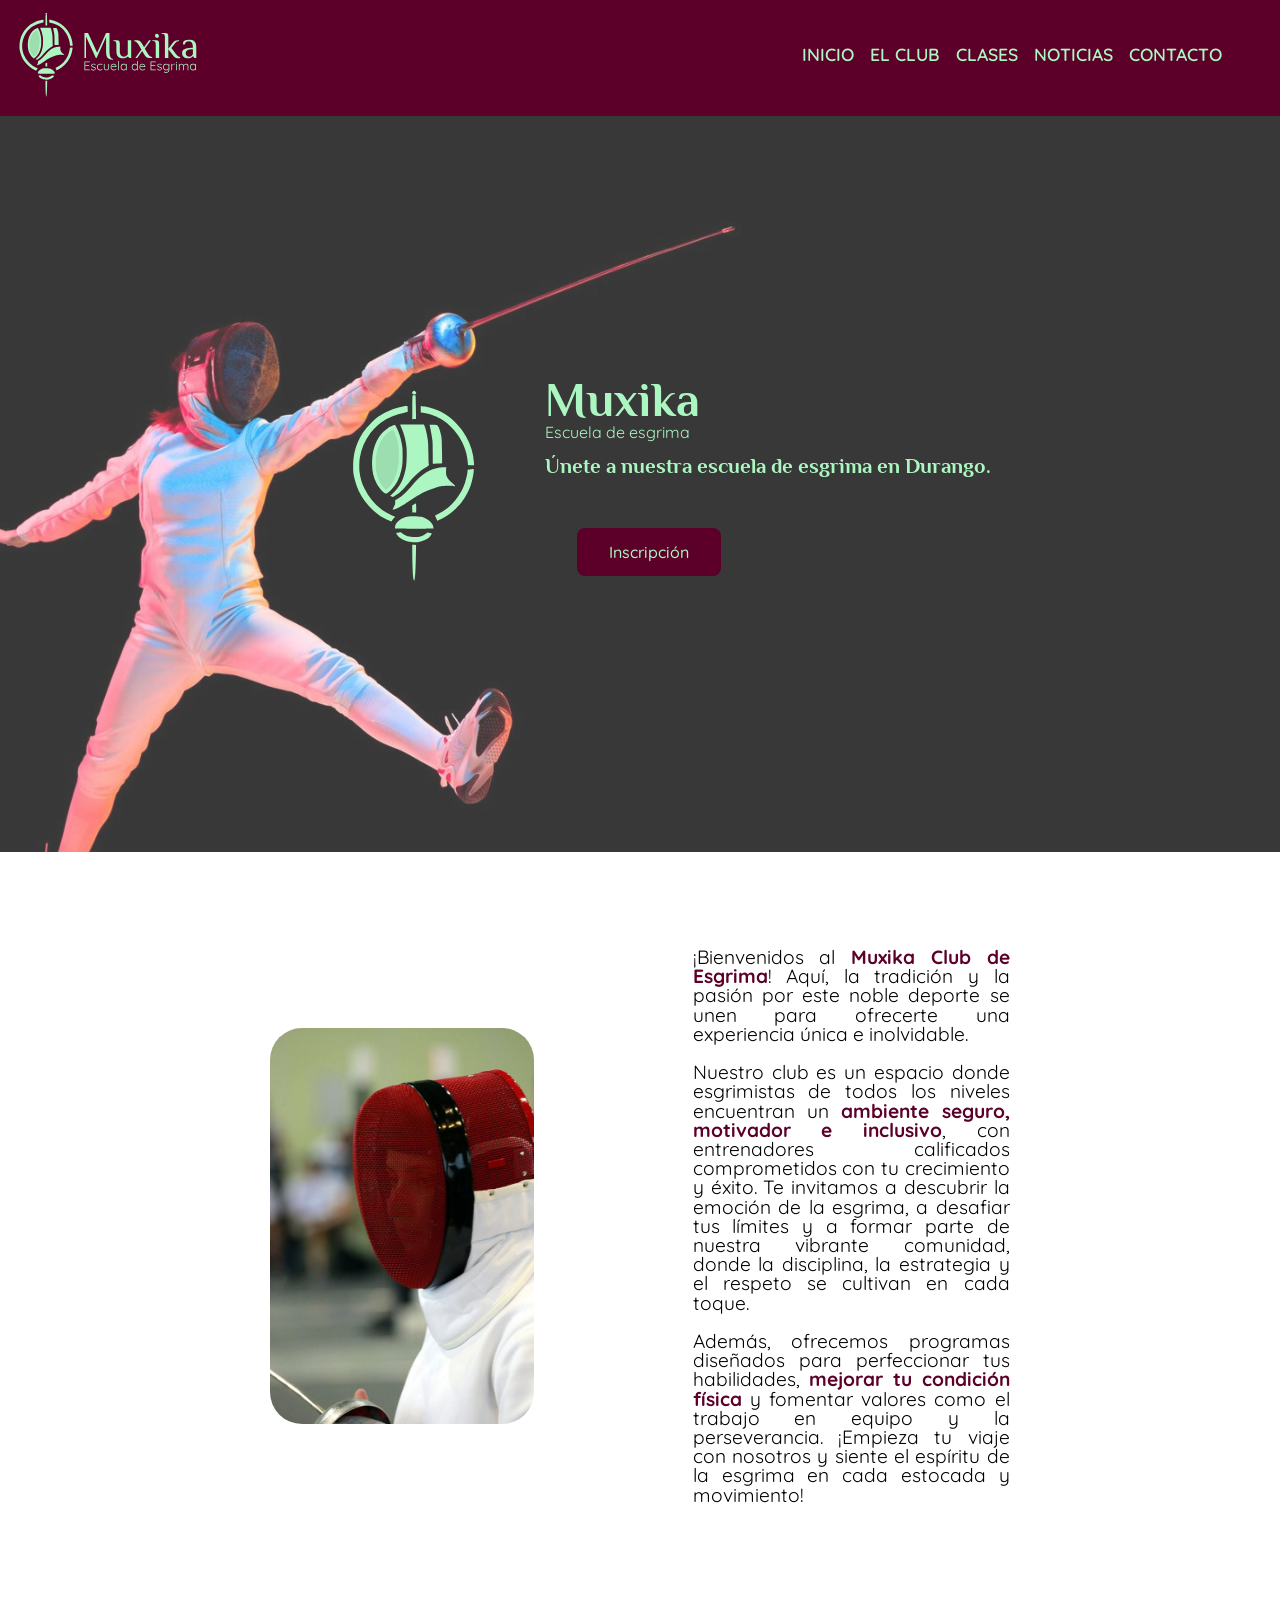
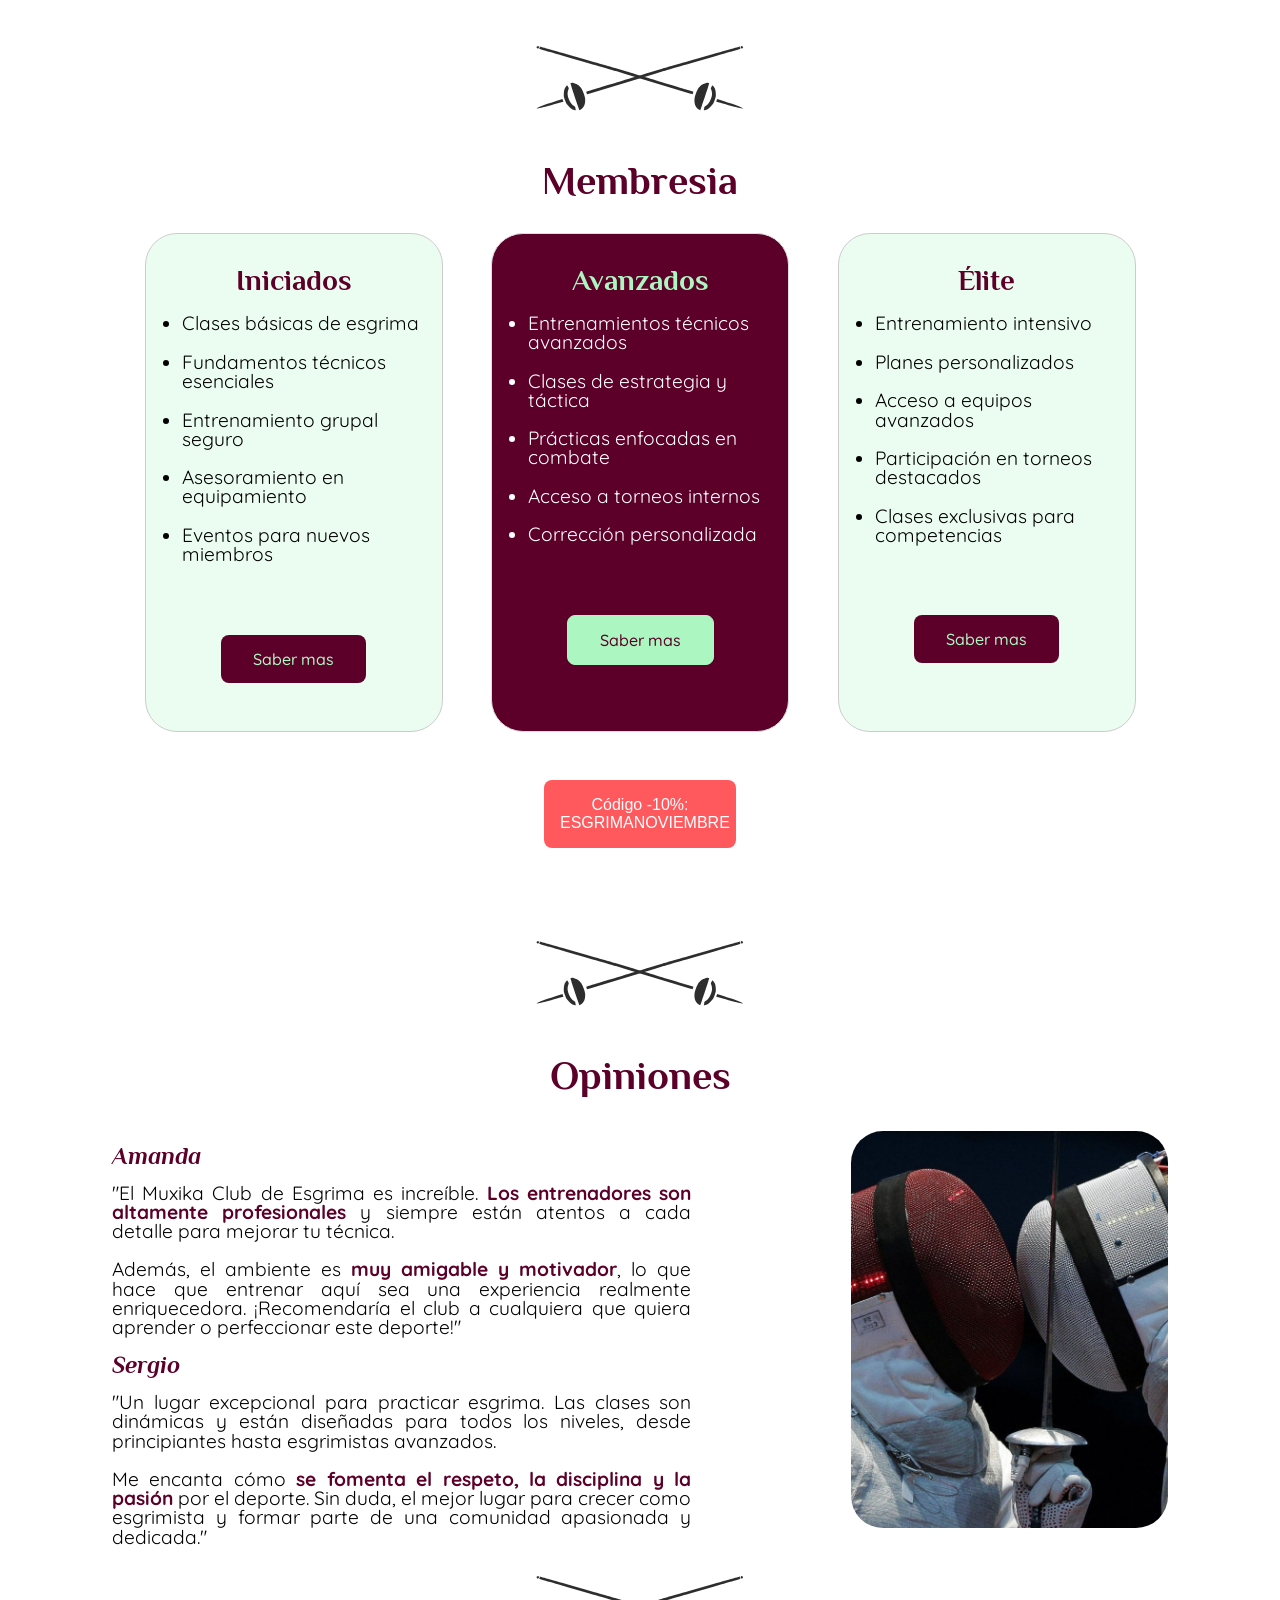
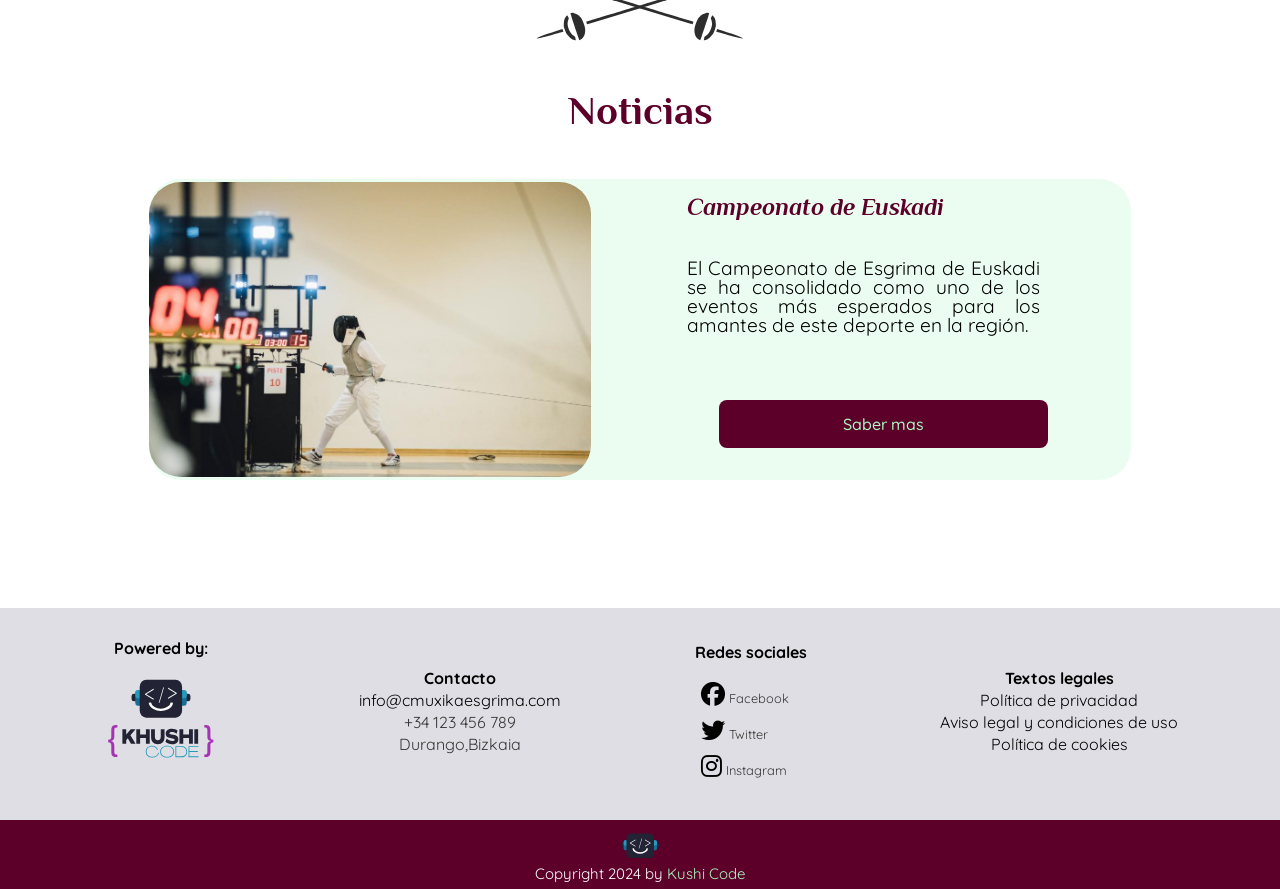
<file: index.html>
<!DOCTYPE html>
<html lang="en">

<head>
  <meta charset="UTF-8" />
  <meta name="viewport" content="width=device-width, initial-scale=1.0" />
  <title>Muxica Club de Esgrima</title>
  <link rel="stylesheet" href="styles/style.css" />
  <link rel="stylesheet" href="styles/home.css" />
  <link rel="preconnect" href="https://fonts.googleapis.com" />
  <link rel="preconnect" href="https://fonts.gstatic.com" crossorigin />
  <link
    href="https://fonts.googleapis.com/css2?family=Barlow:ital,wght@0,100;0,200;0,300;0,400;0,500;0,600;0,700;0,800;0,900;1,100;1,200;1,300;1,400;1,500;1,600;1,700;1,800;1,900&family=Chakra+Petch:ital,wght@0,300;0,400;0,500;0,600;0,700;1,300;1,400;1,500;1,600;1,700&family=Philosopher:ital,wght@0,400;0,700;1,400;1,700&family=Sixtyfour+Convergence&display=swap"
    rel="stylesheet" />
  <link rel="preconnect" href="https://fonts.googleapis.com" />
  <link rel="preconnect" href="https://fonts.gstatic.com" crossorigin />
  <link
    href="https://fonts.googleapis.com/css2?family=Philosopher:ital,wght@0,400;0,700;1,400;1,700&family=Quicksand:wght@300..700&display=swap"
    rel="stylesheet" />
  <link rel="stylesheet" href="https://cdnjs.cloudflare.com/ajax/libs/font-awesome/6.6.0/css/all.min.css"/>
</head>

<body>
  <!--BARRA SUPERIOR----------------------------------->

  <header>
  <nav class="navigator">
    <a href="index.html"><img src="img/muxika-esgrima-completo.svg" alt=""></a>
    <input type="checkbox" id="menu">
    <label for="menu"> ☰ </label>
    <ul class="nav1">
      <li><a href="index.html">Inicio</a></li>
      <li><a href="about.html">El Club</a></li>
      <li><a href="clases.html">Clases</a></li>
      <li><a href="noticias.html">Noticias</a></li>
      <li><a href="contact.html">Contacto</a></li>
    </ul>
  </nav>
</header>

  <!--CONTENIDO CENTRAL----------------------------------->

  <main>
    <section class="hero">
      <div class="hero-contenido">
        <div class="hero-logo">
          <img src="img/logo-esgrima-vector-verde.svg" alt="Logo Esgrima Muxica" />
        </div>
        <div class="hero-info">
          <h2>Muxika</h2>
          <p class="subtitleContent">Escuela de esgrima</p>
          <h4>Únete a nuestra escuela de esgrima en Durango.</h4>
          <br />
          <a href="contact.html" class="button">Inscripción</a>
        </div>
      </div>
    </section>

    <section class="cont-inicio-1 ">
      <article class="contenedor-p-img">
        <img src="/img/home/Kagami-Tsurugi.jpeg" alt="kagami tsurugi" class="cont-img-bienvenida" />
        <p class="cont-p-inicio">
          ¡Bienvenidos al <strong>Muxika Club de Esgrima</strong>! Aquí, la tradición y la pasión
          por este noble deporte se unen para ofrecerte una experiencia única e
          inolvidable. <br><br>
          Nuestro club es un espacio donde esgrimistas de todos los
          niveles encuentran un <strong>ambiente seguro, motivador e inclusivo</strong>, con
          entrenadores calificados comprometidos con tu crecimiento y éxito. Te
          invitamos a descubrir la emoción de la esgrima, a desafiar tus límites
          y a formar parte de nuestra vibrante comunidad, donde la disciplina,
          la estrategia y el respeto se cultivan en cada toque. <br><br>
          Además, ofrecemos programas diseñados para perfeccionar tus habilidades,
          <strong>mejorar tu condición física</strong> y fomentar valores como el trabajo en
          equipo y la perseverancia. ¡Empieza tu viaje con nosotros y siente el
          espíritu de la esgrima en cada estocada y movimiento!
        </p>
      </article>
  
      <article>
        <h3 class="h3-inicio-membresia separador">Membresia</h3>
        <div class="cards-container">
          <div class="card">
            <h3>Iniciados</h3>
            <br />
            <p>
            <ul>
              <li>Clases básicas de esgrima</li><br>
              <li>Fundamentos técnicos esenciales</li><br>
              <li>Entrenamiento grupal seguro</li><br>
              <li>Asesoramiento en equipamiento</li><br>
              <li>Eventos para nuevos miembros</li><br>
            </ul>
            </p><br>
            <a href="clases.html" class="button">Saber mas</a>
          </div>
          <div class="card-2">
            <h3>Avanzados</h3>
            <br />
            <p>
            <ul>
              <li>Entrenamientos técnicos avanzados</li><br>
              <li>Clases de estrategia y táctica</li><br>
              <li>Prácticas enfocadas en combate</li><br>
              <li>Acceso a torneos internos</li><br>
              <li>Corrección personalizada</li><br>
            </ul>
            </p><br>
            <a href="clases.html" class="button-invertido">Saber mas</a>
          </div>
          <div class="card">
            <h3>Élite</h3>
            <br />
            <p>
            <ul>
              <li>Entrenamiento intensivo</li><br>
              <li>Planes personalizados</li><br>
              <li>Acceso a equipos avanzados</li><br>
              <li>Participación en torneos destacados</li><br>
              <li>Clases exclusivas para competencias</li><br>
            </ul>
            </p><br>
            <a href="clases.html" class="button">Saber mas</a>
          </div>
        </div>
      </article>


    <div class="paraelboton">
      <button class="buttonDescuento2" type="button" id="openPopup">Código -10%: ESGRIMANOVIEMBRE</button>
  </div>

  <div class="popup" id="popup">
    <button class="close-btn" id="closePopup">X</button>
    <span class="estiloPopup">Utiliza el código <b>ESGRIMANOVIEMBRE</b> para obtener un 10% de descuento en la primera cuota.</span>
    <a href="contact.html" class="button">Inscripción</a>
    
  </div>

  <script>
    
    const openPopupButton = document.getElementById('openPopup');
    const closePopupButton = document.getElementById('closePopup');
    const popup = document.getElementById('popup');
    
    openPopupButton.addEventListener('click', () => {
    popup.style.display = 'block';
    
    });

    closePopupButton.addEventListener('click', () => {
      popup.style.display = 'none';
    });

  </script>

      <!--opiniones-->
      <h3 class="h3-inicio-opiniones separador">Opiniones</h3>
      <article class="contenedor-p-img-3">
        <div class="texto-opiniones">
          <h4 class="h4-noticias">Amanda</h4>
          <p class="cont-p-opiniones">
            "El Muxika Club de Esgrima es increíble. <strong>Los entrenadores son altamente
              profesionales</strong> y siempre están atentos a cada detalle para mejorar tu
            técnica. <br><br>
            Además, el ambiente es <strong>muy amigable y motivador</strong>, lo que hace que
            entrenar aquí sea una experiencia realmente enriquecedora. ¡Recomendaría
            el club a cualquiera que quiera aprender o perfeccionar este deporte!"
          </p>
          <h4 class="h4-noticias">Sergio</h4>
          <p class="cont-p-opiniones">
            "Un lugar excepcional para practicar esgrima. Las clases son dinámicas y
            están diseñadas para todos los niveles, desde principiantes hasta
            esgrimistas avanzados. <br><br>
            Me encanta cómo <strong>se fomenta el respeto, la
              disciplina y la pasión </strong>por el deporte. Sin duda, el mejor lugar para
            crecer como esgrimista y formar parte de una comunidad apasionada y
            dedicada."
          </p>     
  </div>
        <img src="/img/home/esgrima-corto-home.jpeg" alt="dos esgrimistas" class="cont-img-inicio" />
      </article>
      <!--NOTICIAS-->
      <h3 class="h3-inicio-noticias separador">Noticias</h3>
      <div class="noticias">
        <article class="noticias-p-img">
          <img src="/img/home/noticias-home.jpg" alt="competicion" class="noticias-img-inicio" />
          <div class="noticias-texto">
            <h4 class="h4-noticias">Campeonato de Euskadi</h4>
            <p class="noticias-p-inicio">
              El Campeonato de Esgrima de Euskadi se ha consolidado como uno de los eventos más esperados para los
              amantes de este deporte en la región.
            </p>
            <a href="noticias.html" class="button">Saber mas</a>
          </div>
        </article>
      </div>
    </section>

  </main>
<!---- footer  section-->  
  <footer>
   
    <div class="footer-content">

          <div class="footer-section">
            <h5>Powered by:</h5>
            <a href=""><img src="img/khushi-code-vectorizado-trayectos.svg" alt="" width="130px" /></a>
          </div>

         <div class="footer-section">
            <h5>Contacto</h5>
              <ul>
                <li><a href="">info@cmuxikaesgrima.com</a></li>
                <li>+34 123 456 789</li>
                <li>Durango,Bizkaia</li>
              </ul>
          </div>

          <div class="footer-section">
            <h5>Redes sociales</h5>
            <br/>
              <ul class="redessociales">
               <li><a href="https://www.facebook.com/" target="_blank"><i class="fa-brands fa-facebook"></i></a><span class="textoRedes"> Facebook</span></li>
               <li><a href="https://www.twitter.com/" target="_blank"><i class="fa-brands fa-twitter"></i></a><span class="textoRedes"> Twitter</span></li>
              <li><a href="https://www.instagram.com/" target="_blank"><i class="fa-brands fa-instagram"></i></a><span class="textoRedes"> Instagram</span></li>
              </ul>
          </div>

          <div class="footer-section"> 
              <h5>Textos legales</h5>
              <ul>
                <li><a href="rgpd.html">Política de privacidad</a></li>
                <li><a href="aviso-legal.html">Aviso legal y condiciones de uso</a></li>
                <li><a href="cookies.html">Política de cookies</a></li>
              </ul>
          </div> 

        </div>

  </footer>
<!--FIN footer  section------->

<!--zona de copyright--------->

    <div class="footer-bottom">
      <a href=""><img src="img/khushi-code-imagotipo.svg" alt="logo kushi code" width="45px" /></a>
      <p>Copyright 2024 by <a href="">Kushi Code</a></p>
    </div>
<!---->

</body>

</html>
</file>
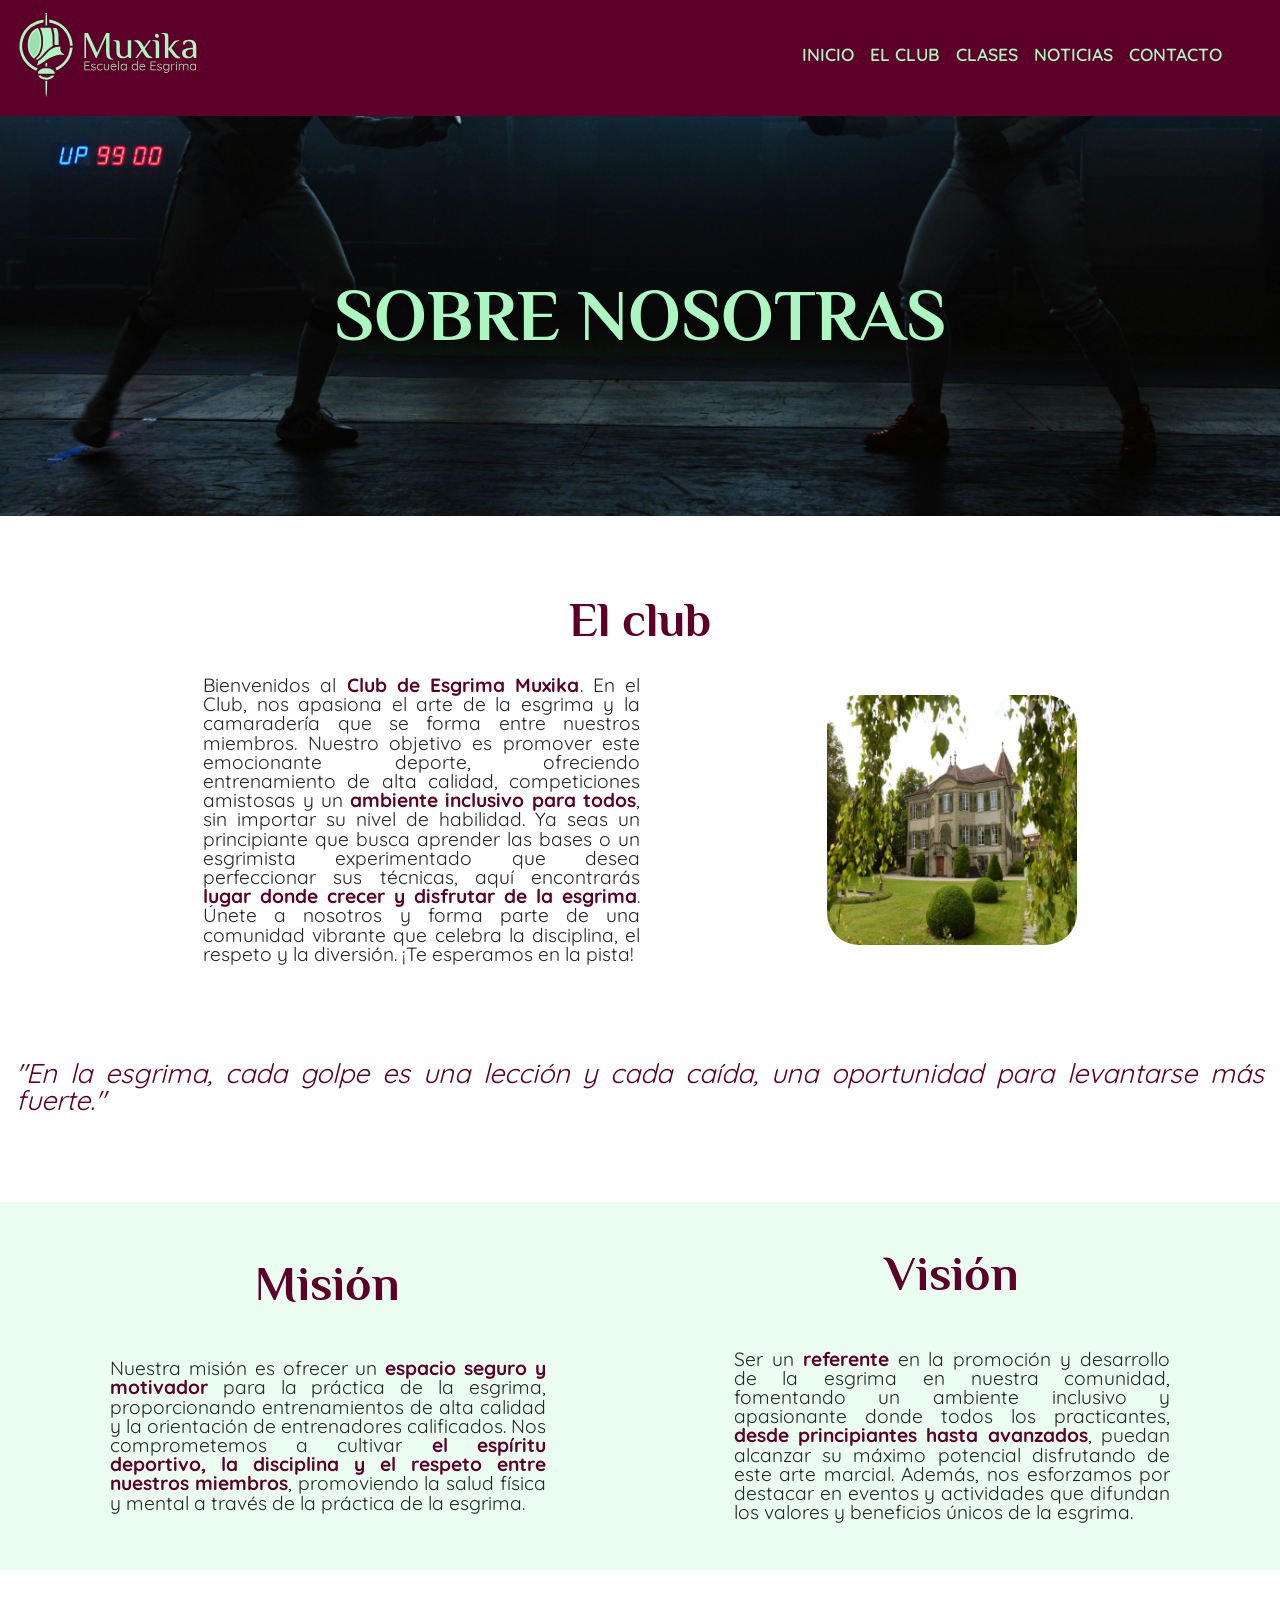
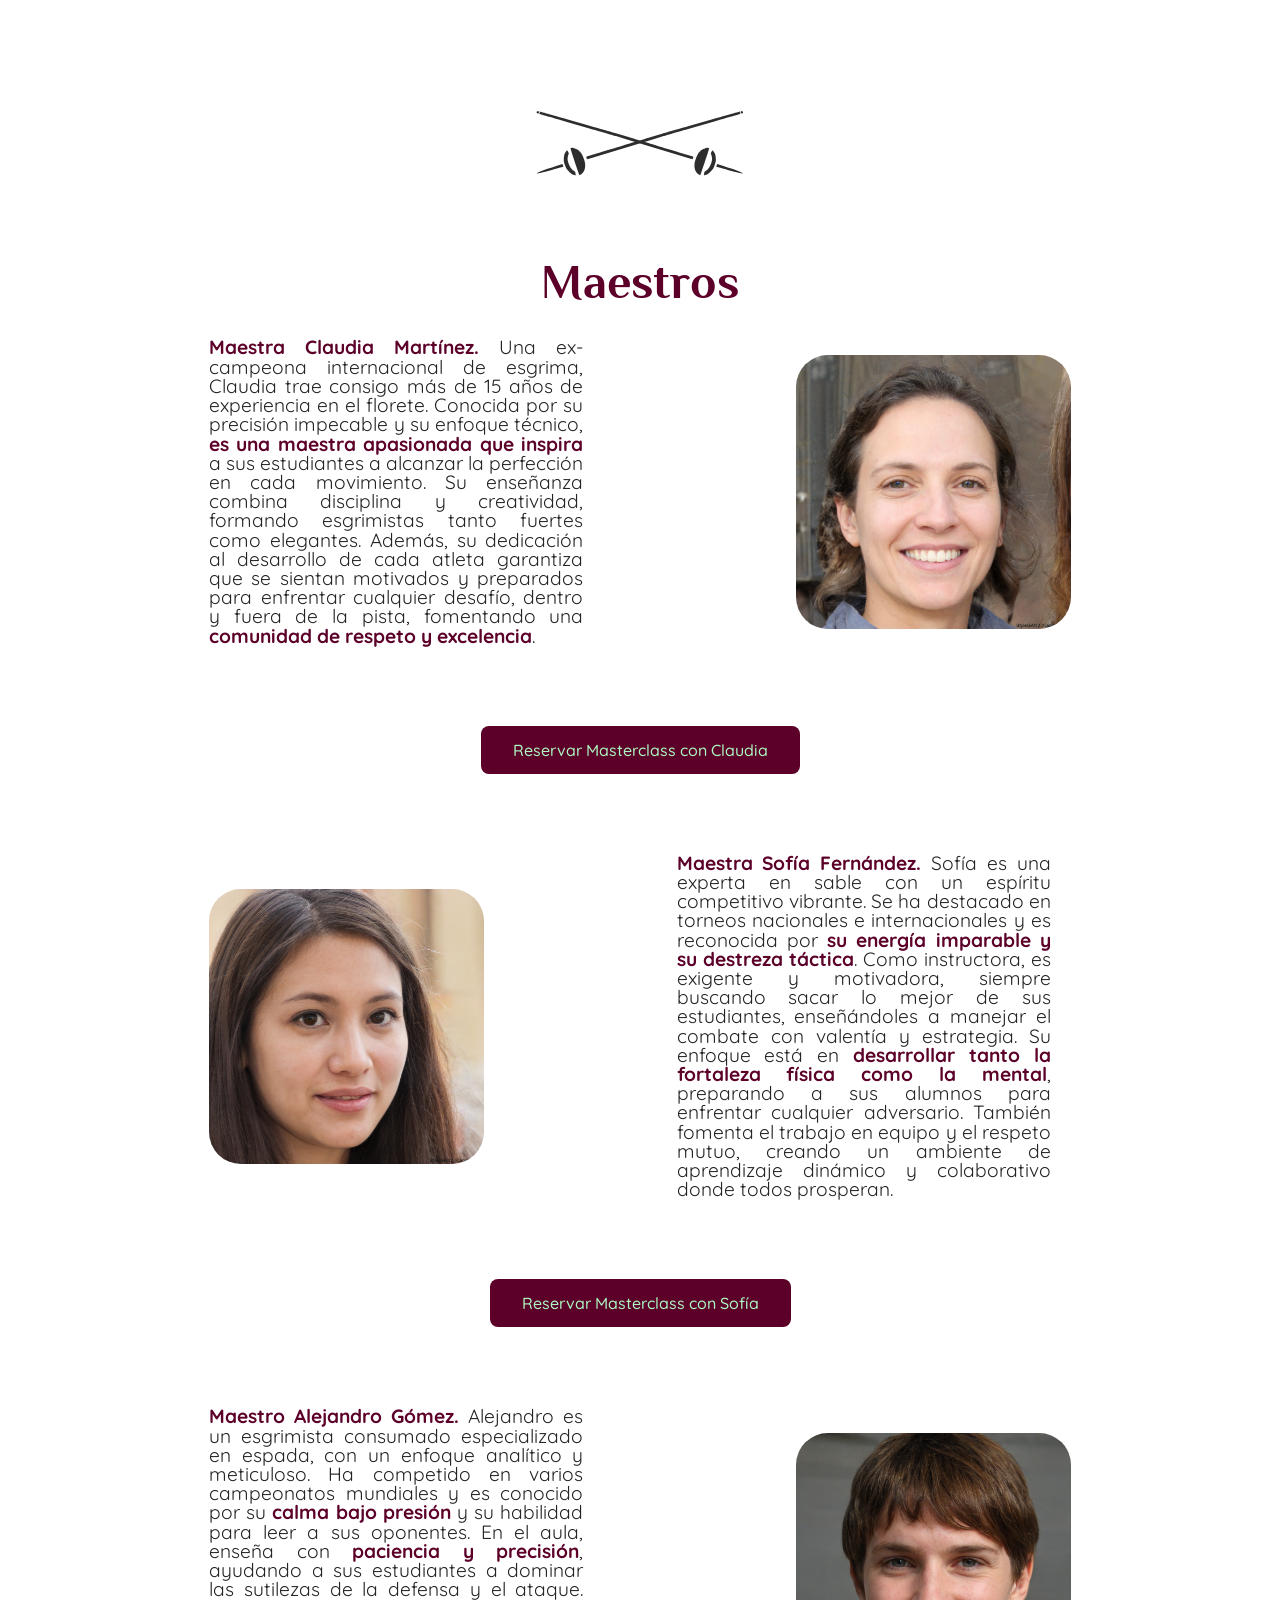
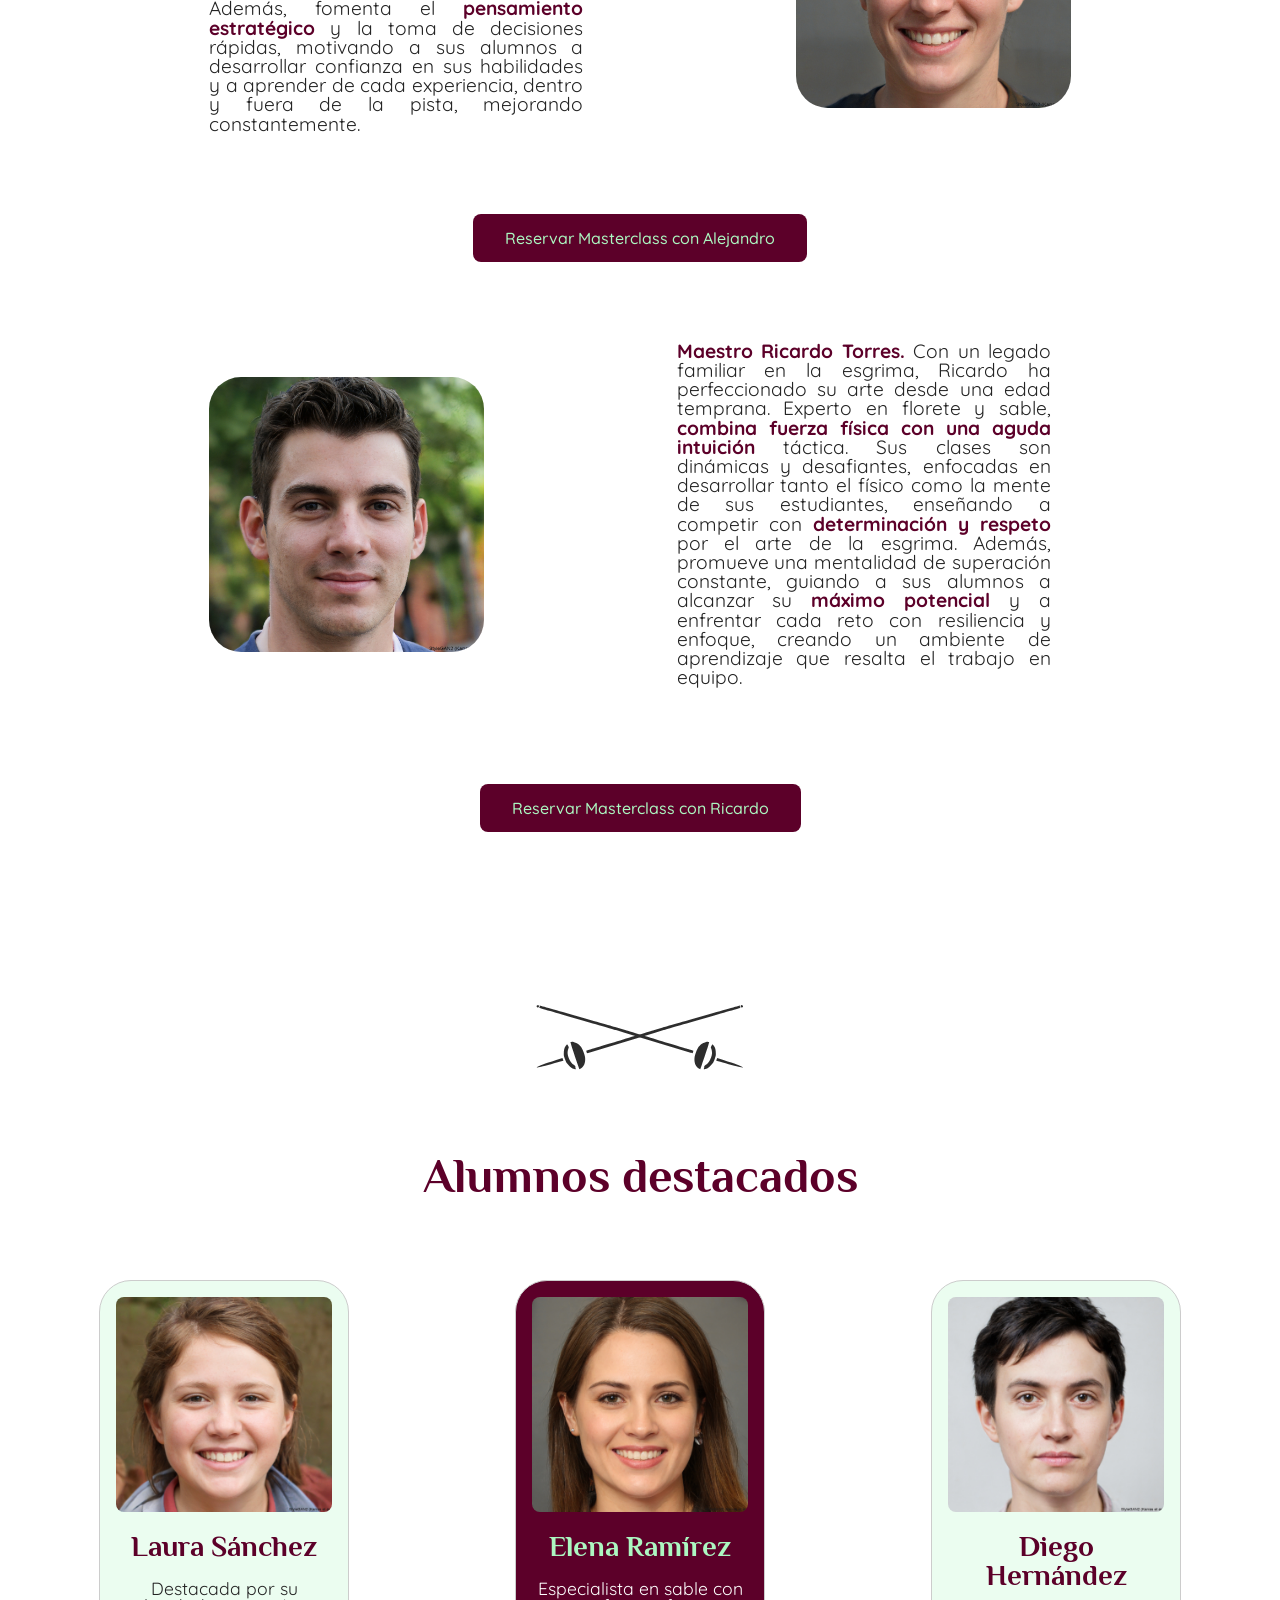
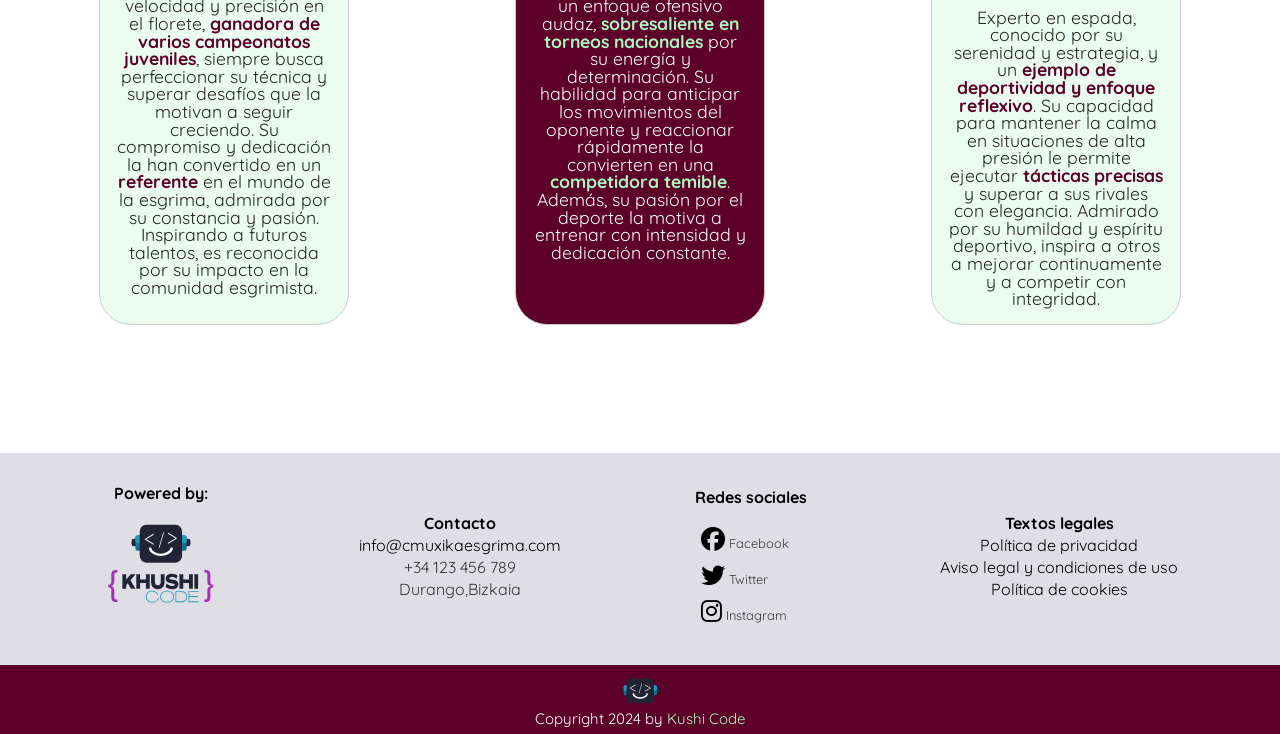
<file: about.html>
<!DOCTYPE html>
<html lang="en">

<head>
  <meta charset="UTF-8" />
  <meta name="viewport" content="width=device-width, initial-scale=1.0" />
  <title>Document</title>
  <link rel="stylesheet" href="./styles/style.css" />
  <link rel="stylesheet" href="./styles/about.css" />
  <link rel="preconnect" href="https://fonts.googleapis.com" />
  <link rel="preconnect" href="https://fonts.gstatic.com" crossorigin />
  <link
    href="https://fonts.googleapis.com/css2?family=Barlow:ital,wght@0,100;0,200;0,300;0,400;0,500;0,600;0,700;0,800;0,900;1,100;1,200;1,300;1,400;1,500;1,600;1,700;1,800;1,900&family=Chakra+Petch:ital,wght@0,300;0,400;0,500;0,600;0,700;1,300;1,400;1,500;1,600;1,700&family=Philosopher:ital,wght@0,400;0,700;1,400;1,700&family=Sixtyfour+Convergence&display=swap"
    rel="stylesheet" />
  <link rel="preconnect" href="https://fonts.googleapis.com" />
  <link rel="preconnect" href="https://fonts.gstatic.com" crossorigin />
  <link
    href="https://fonts.googleapis.com/css2?family=Barlow:ital,wght@0,100;0,200;0,300;0,400;0,500;0,600;0,700;0,800;0,900;1,100;1,200;1,300;1,400;1,500;1,600;1,700;1,800;1,900&family=Chakra+Petch:ital,wght@0,300;0,400;0,500;0,600;0,700;1,300;1,400;1,500;1,600;1,700&family=Philosopher:ital,wght@0,400;0,700;1,400;1,700&family=Quicksand:wght@300..700&family=Sixtyfour+Convergence&display=swap"
    rel="stylesheet" />
  <link rel="stylesheet" href="https://cdnjs.cloudflare.com/ajax/libs/font-awesome/6.6.0/css/all.min.css" />
</head>

<body>
  <!--HEADER-->

  <header>
    <nav class="navigator">
      <a href="index.html"><img src="img/muxika-esgrima-completo.svg" alt=""></a>
      <input type="checkbox" id="menu">
      <label for="menu"> ☰ </label>
      <ul class="nav1">
        <li><a href="index.html">Inicio</a></li>
        <li><a href="about.html">El Club</a></li>
        <li><a href="clases.html">Clases</a></li>
        <li><a href="noticias.html">Noticias</a></li>
        <li><a href="contact.html">Contacto</a></li>
      </ul>
    </nav>
  </header>

  <main class="main-about">
    <div class="heroimg">
      <section class="contenedor-about">
        <!---modo REJILLA:--->

        <div class="titulo-about">
          <h1>SOBRE NOSOTRAS</h1>
        </div>
      </section>
    </div>

    <article class="contenedor-about-2">

      <section class="bienvenidos">
        <h3 class="h3-about">El club</h3>
        <div class="contenedor-p-img">
          <p class="cont-texto">
            Bienvenidos al <strong>Club de Esgrima Muxika</strong>. En el Club, nos apasiona
            el arte de la esgrima y la camaradería que se forma entre nuestros
            miembros. Nuestro objetivo es promover este emocionante deporte,
            ofreciendo entrenamiento de alta calidad, competiciones amistosas y
            un <strong>ambiente inclusivo para todos</strong>, sin importar su nivel de
            habilidad. Ya seas un principiante que busca aprender las bases o un
            esgrimista experimentado que desea perfeccionar sus técnicas, aquí
            encontrarás <strong>lugar donde crecer y disfrutar de la esgrima</strong>. Únete a
            nosotros y forma parte de una comunidad vibrante que celebra la
            disciplina, el respeto y la diversión. ¡Te esperamos en la pista!
          </p>
          <img src="/img/about/CAS+Arbitrator.jpg" alt="centro de esgrima" class="cont-img" />
        </div>
        <div class="cont-q">
          <q class="quote"><em>"En la esgrima, cada golpe es una lección y cada caída, una
              oportunidad para levantarse más fuerte."</em></q>
        </div>
      </section>

      <section class="mision-vision">

        <div class="mision">
          <h3 class="h3-about">Misión</h3><br>
          <p>
            Nuestra misión es ofrecer un <strong>espacio seguro y motivador</strong> para la
            práctica de la esgrima, proporcionando entrenamientos de alta
            calidad y la orientación de entrenadores calificados. Nos
            comprometemos a cultivar <strong>el espíritu deportivo, la disciplina y el
              respeto entre nuestros miembros</strong>, promoviendo la salud física y
            mental a través de la práctica de la esgrima.
          </p>
        </div>

        <div class="vision">
          <h3 class="h3-about">Visión</h3><br>
          <p>
            Ser un <strong>referente</strong> en la promoción y desarrollo de la esgrima en
            nuestra comunidad, fomentando un ambiente inclusivo y apasionante
            donde todos los practicantes, <strong>desde principiantes hasta avanzados</strong>,
            puedan alcanzar su máximo potencial disfrutando de este arte
            marcial. Además, nos esforzamos por destacar en eventos y
            actividades que difundan los valores y beneficios únicos de la
            esgrima.
          </p>
        </div>
        
      </section>
      
      <section class="separador">
        <h3 class="h3-about">Maestros</h3>
        <div class="maestro">
          <div class="contenido">
            <p>
              <strong>Maestra Claudia Martínez.</strong> Una ex-campeona
              internacional de esgrima, Claudia trae consigo más de 15 años de
              experiencia en el florete. Conocida por su precisión impecable y
              su enfoque técnico, <strong>es una maestra apasionada que inspira </strong>a sus
              estudiantes a alcanzar la perfección en cada movimiento. Su
              enseñanza combina disciplina y creatividad, formando esgrimistas
              tanto fuertes como elegantes. Además, su dedicación al desarrollo
              de cada atleta garantiza que se sientan motivados y preparados
              para enfrentar cualquier desafío, dentro y fuera de la pista,
              fomentando una <strong>comunidad de respeto y excelencia</strong>.
            </p>
            <img src="/img/about/thispersondoesnotexist-2.jpeg" alt="Maestra Claudia" />
          </div>
        </div>
        <div class="cont-boton"><a href="contact.html" class="button">Reservar Masterclass con Claudia</a> </div>

        <div class="maestro">
          <div class="contenido">
            <img src="/img/about/thispersondoesnotexist-15(1).jpeg" alt="Maestra Sofía" />
            <p>
              <strong>Maestra Sofía Fernández.</strong> Sofía es una experta en
              sable con un espíritu competitivo vibrante. Se ha destacado en
              torneos nacionales e internacionales y es reconocida por <strong>su
                energía imparable y su destreza táctica</strong>. Como instructora, es
              exigente y motivadora, siempre buscando sacar lo mejor de sus
              estudiantes, enseñándoles a manejar el combate con valentía y
              estrategia. Su enfoque está en <strong>desarrollar tanto la fortaleza
                física como la mental</strong>, preparando a sus alumnos para enfrentar
              cualquier adversario. También fomenta el trabajo en equipo y el
              respeto mutuo, creando un ambiente de aprendizaje dinámico y
              colaborativo donde todos prosperan.
            </p>
          </div>
        </div>
        <div class="cont-boton"><a href="contact.html" class="button">Reservar Masterclass con Sofía</a> </div>
        <div class="maestro">
          <div class="contenido">
            <p>
              <strong>Maestro Alejandro Gómez.</strong> Alejandro es un
              esgrimista consumado especializado en espada, con un enfoque
              analítico y meticuloso. Ha competido en varios campeonatos
              mundiales y es conocido por su <strong>calma bajo presión</strong> y su habilidad
              para leer a sus oponentes. En el aula, enseña con <strong>paciencia y
                precisión</strong>, ayudando a sus estudiantes a dominar las sutilezas de
              la defensa y el ataque. Además, fomenta el <strong>pensamiento estratégico</strong>
              y la toma de decisiones rápidas, motivando a sus alumnos a
              desarrollar confianza en sus habilidades y a aprender de cada
              experiencia, dentro y fuera de la pista, mejorando constantemente.
            </p>
            <img src="/img/about/thispersondoesnotexist-15.jpeg" alt="Maestro Alejandro" />
          </div>
        </div>
        <div class="cont-boton"><a href="contact.html" class="button">Reservar Masterclass con Alejandro</a> </div>
        <div class="maestro">
          <div class="contenido">
            <img src="/img/about/thispersondoesnotexist-8.jpeg" alt="Maestro Ricardo" />
            <p>
              <strong>Maestro Ricardo Torres.</strong> Con un legado familiar en
              la esgrima, Ricardo ha perfeccionado su arte desde una edad
              temprana. Experto en florete y sable, <strong>combina fuerza física con
                una aguda intuición </strong>táctica. Sus clases son dinámicas y
              desafiantes, enfocadas en desarrollar tanto el físico como la
              mente de sus estudiantes, enseñando a competir con <strong>determinación y
                respeto</strong> por el arte de la esgrima. Además, promueve una mentalidad
              de superación constante, guiando a sus alumnos a alcanzar su
              <strong>máximo potencial</strong> y a enfrentar cada reto con resiliencia y
              enfoque, creando un ambiente de aprendizaje que resalta el trabajo
              en equipo.
            </p>
          </div>
        </div>
      </section>
      <div class="cont-boton-ult"> <a href="contact.html" class="button">Reservar Masterclass con Ricardo</a></div>
      <section class="separador">
        <h3 class="h3-about-alumnos">Alumnos destacados</h3>
        <div class="cards-container-alumnos">
          <div class="card-alumnos">
            <img src="/img/about/thispersondoesnotexist-9.jpeg" alt="Alumna Laura" />
            <h3>Laura Sánchez</h3>
            <br />
            <p>
              Destacada por su velocidad y precisión en el florete, <strong>ganadora de
                varios campeonatos juveniles</strong>, siempre busca perfeccionar su técnica
              y superar desafíos que la motivan a seguir creciendo. Su compromiso
              y dedicación la han convertido en un <strong>referente</strong> en el mundo de la
              esgrima, admirada por su constancia y pasión. Inspirando a futuros
              talentos, es reconocida por su impacto en la comunidad esgrimista.
            </p>
          </div>
          <div class="card-alumnos-invertida">
            <img src="/img/about/thispersondoesnotexist-7.jpeg" alt="Alumna Elena" />
            <h3>Elena Ramírez</h3>
            <br />
            <p class="invertido">
              Especialista en sable con un enfoque ofensivo audaz, <strong>sobresaliente
                en torneos nacionales </strong> por su energía y determinación. Su habilidad
              para anticipar los movimientos del oponente y reaccionar rápidamente
              la convierten en una <strong>competidora temible</strong>. Además, su pasión por el
              deporte la motiva a entrenar con intensidad y dedicación constante.
            </p>
          </div>
          <div class="card-alumnos">
            <img src="./img/about/thispersondoesnotexist-5.jpeg" alt="Alumno Diego" />
            <h3>Diego Hernández</h3>
            <br />
            <p>
              Experto en espada, conocido por su serenidad y estrategia, y un
              <strong>ejemplo de deportividad y enfoque reflexivo</strong>. Su capacidad para
              mantener la calma en situaciones de alta presión le permite ejecutar
              <strong>tácticas precisas</strong> y superar a sus rivales con elegancia. Admirado
              por su humildad y espíritu deportivo, inspira a otros a mejorar
              continuamente y a competir con integridad.
            </p>
          </div>
        </div>
      </section>
    </article>
  </main>

  <!---- footer  section-->
  <footer>
    <div class="footer-content">

      <div class="footer-section">
        <h5>Powered by:</h5>
        <a href=""><img src="img/khushi-code-vectorizado-trayectos.svg" alt="" width="130px" /></a>
      </div>

      <div class="footer-section">
        <h5>Contacto</h5>
        <ul>
          <li><a href="">info@cmuxikaesgrima.com</a></li>
          <li>+34 123 456 789</li>
          <li>Durango,Bizkaia</li>
        </ul>
      </div>

      <div class="footer-section">
        <h5>Redes sociales</h5>
        <br />
        <ul class="redessociales">
          <li><a href="https://www.facebook.com/" target="_blank"><i class="fa-brands fa-facebook"></i></a><span
              class="textoRedes"> Facebook</span></li>
          <li><a href="https://www.twitter.com/" target="_blank"><i class="fa-brands fa-twitter"></i></a><span
              class="textoRedes"> Twitter</span></li>
          <li><a href="https://www.instagram.com/" target="_blank"><i class="fa-brands fa-instagram"></i></a><span
              class="textoRedes"> Instagram</span></li>
        </ul>
      </div>

      <div class="footer-section"> 
        <h5>Textos legales</h5>
        <ul>
          <li><a href="rgpd.html">Política de privacidad</a></li>
          <li><a href="aviso-legal.html">Aviso legal y condiciones de uso</a></li>
          <li><a href="cookies.html">Política de cookies</a></li>
        </ul>
    </div> 

    </div>

  </footer>
  <!--FIN footer  section------->

  <!--zona de copyright--------->

  <div class="footer-bottom">
    <a href=""><img src="img/khushi-code-imagotipo.svg" alt="logo kushi code" width="45px" /></a>
    <p>Copyright 2024 by <a href="">Kushi Code</a></p>
  </div>
  <!---->

</body>

</html>
</file>
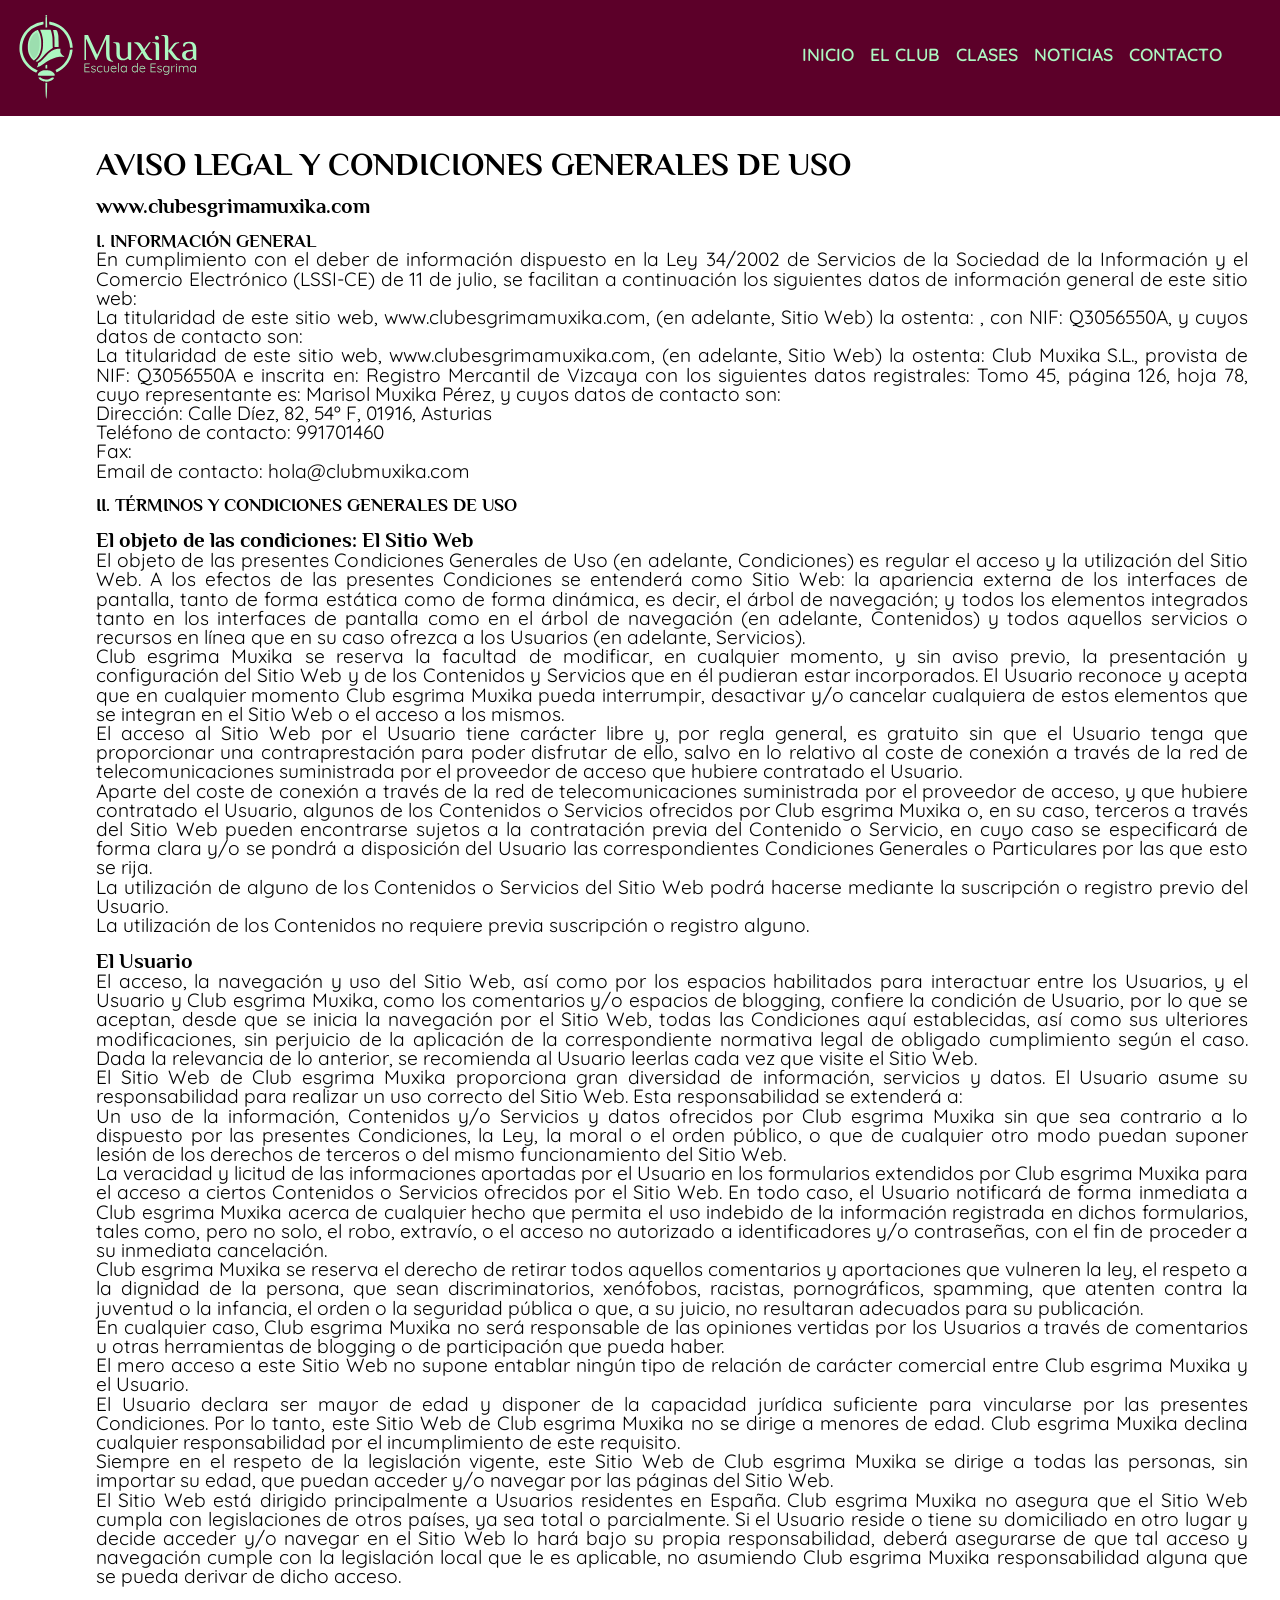
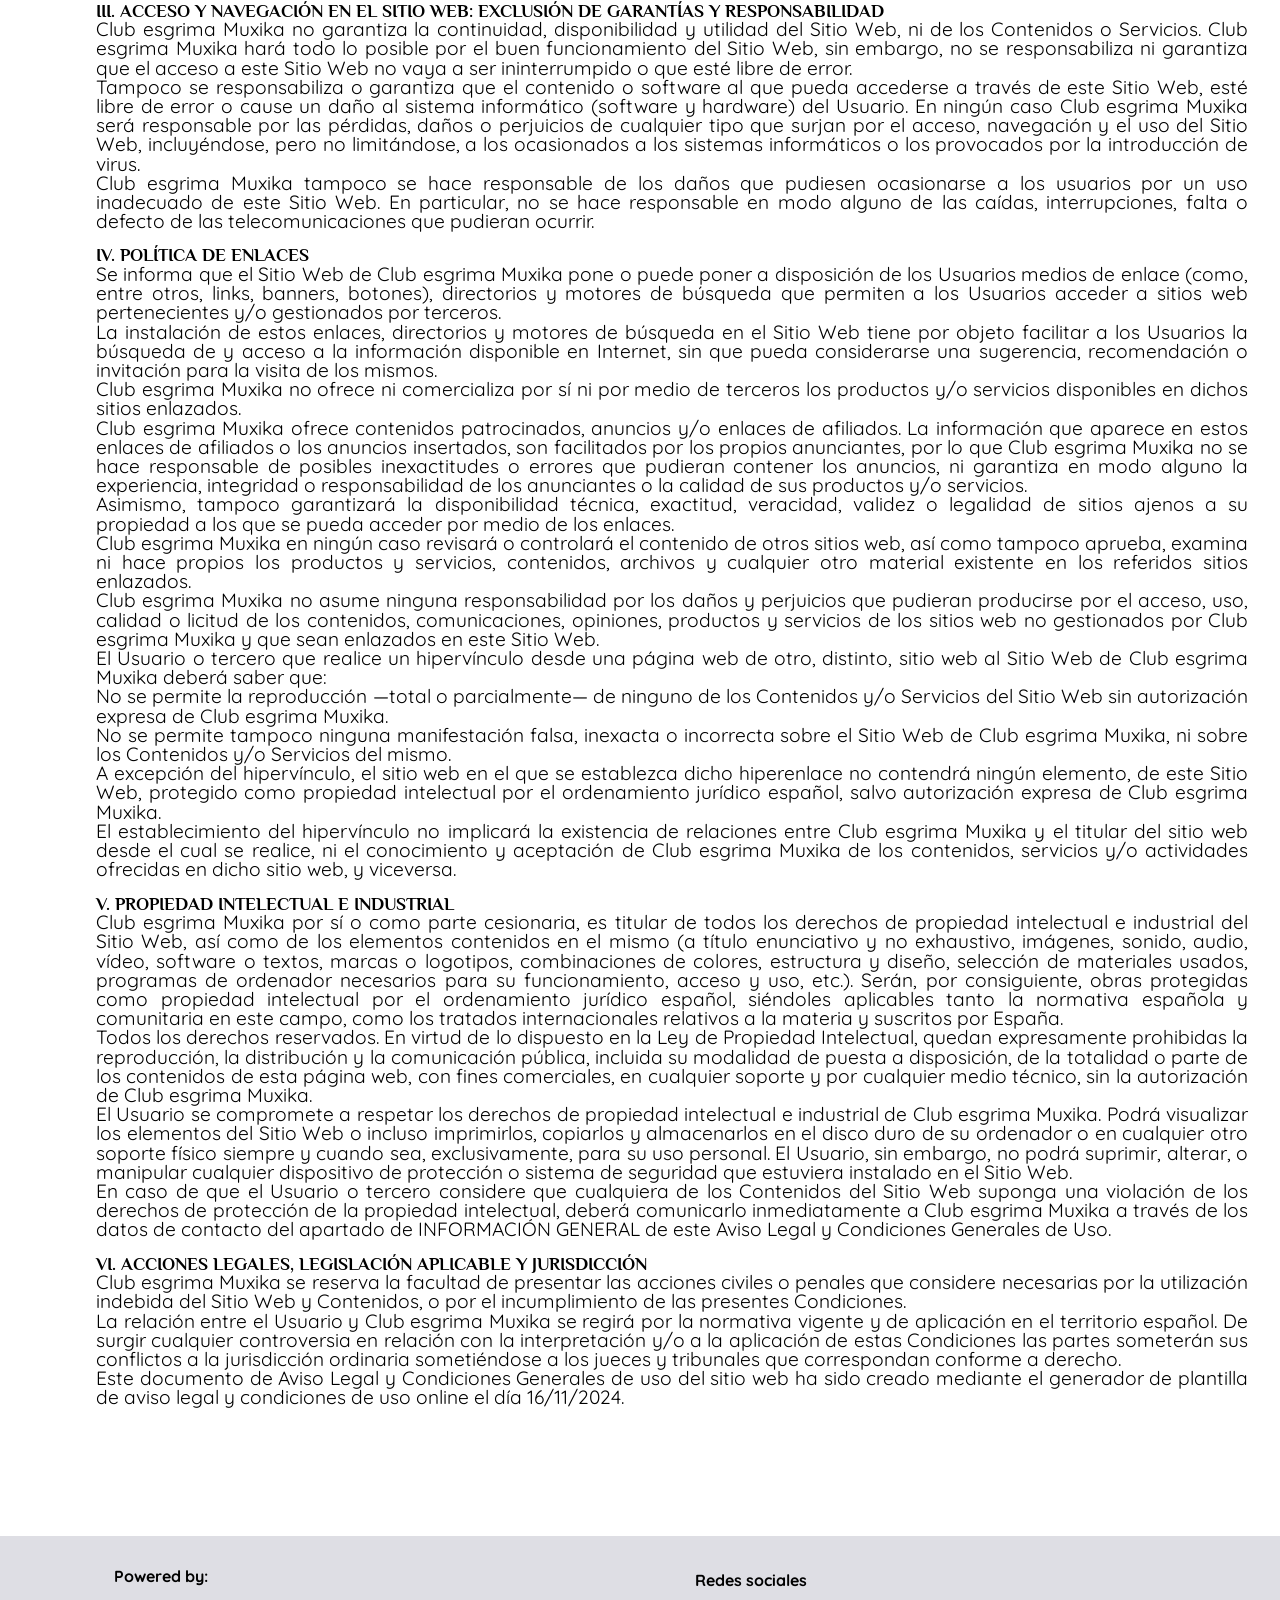
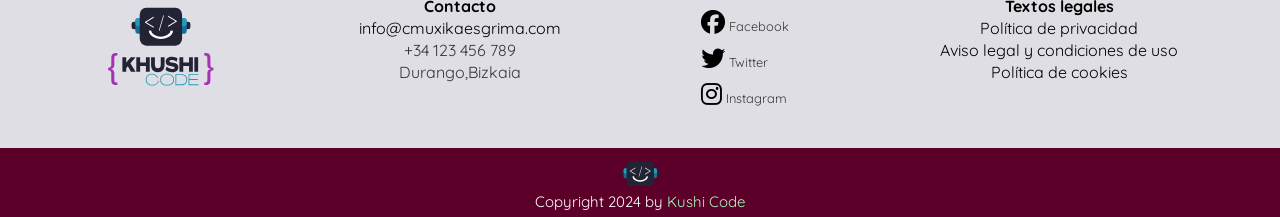
<file: aviso-legal.html>
<!DOCTYPE html>
<html lang="en">

<head>
    <meta charset="UTF-8" />
    <meta name="viewport" content="width=device-width, initial-scale=1.0" />
    <title>RGPD</title>
    <link rel="stylesheet" href="./styles/style.css" />
    <link rel="stylesheet" href="https://cdnjs.cloudflare.com/ajax/libs/font-awesome/6.6.0/css/all.min.css" />
    <link rel="stylesheet" href="https://cdnjs.cloudflare.com/ajax/libs/font-awesome/6.6.0/css/all.min.css" />
    <link rel="preconnect" href="https://fonts.googleapis.com">
    <link rel="preconnect" href="https://fonts.gstatic.com" crossorigin>
    <link
        href="https://fonts.googleapis.com/css2?family=Barlow:ital,wght@0,100;0,200;0,300;0,400;0,500;0,600;0,700;0,800;0,900;1,100;1,200;1,300;1,400;1,500;1,600;1,700;1,800;1,900&family=Chakra+Petch:ital,wght@0,300;0,400;0,500;0,600;0,700;1,300;1,400;1,500;1,600;1,700&family=Philosopher:ital,wght@0,400;0,700;1,400;1,700&family=Sixtyfour+Convergence&display=swap"
        rel="stylesheet">
    <link rel="preconnect" href="https://fonts.googleapis.com">
    <link rel="preconnect" href="https://fonts.gstatic.com" crossorigin>
    <link
        href="https://fonts.googleapis.com/css2?family=Barlow:ital,wght@0,100;0,200;0,300;0,400;0,500;0,600;0,700;0,800;0,900;1,100;1,200;1,300;1,400;1,500;1,600;1,700;1,800;1,900&family=Chakra+Petch:ital,wght@0,300;0,400;0,500;0,600;0,700;1,300;1,400;1,500;1,600;1,700&family=Philosopher:ital,wght@0,400;0,700;1,400;1,700&family=Quicksand:wght@300..700&family=Sixtyfour+Convergence&display=swap"
        rel="stylesheet">
    <style>
         
         h2,h3,h4, ul, li{
        color: black;
            
        }

        main {
            width: 90%;
            margin-top: 1rem;
            text-align: justify;
            color: black;
        }

        main a{
            color: black;
        }
   h3{ color:black;}
    </style>
</head>

<body>
    <header>
        <nav class="navigator">
            <img src="img/muxika-esgrima-completo.svg" alt="">

            <ul class="nav1">
                <li><a href="index.html">Inicio</a></li>
                <li><a href="about.html">El Club</a></li>
                <li><a href="clases.html">Clases</a></li>
                <li><a href="noticias.html">Noticias</a></li>
                <li><a href="contact.html">Contacto</a></li>
            </ul>
        </nav>
    </header>


    <!--CONTENIDO CENTRAL----------------------------------->
    <main>
        <div class="row">
            <div class="col col-xl-10 mx-auto">
                <div class="paper">
                    <header class="text-center">
                        <h2 class="m-auto">AVISO LEGAL Y CONDICIONES GENERALES DE USO</h2>
                        <h4><span class="blanc-space ng-binding">www.clubesgrimamuxika.com</span></h4>
                    </header>
                    <div>
                        <h3>I. INFORMACIÓN GENERAL</h3>
                        <p>En cumplimiento con el deber de información dispuesto en la Ley 34/2002 de Servicios de la
                            Sociedad de la Información y el Comercio Electrónico (LSSI-CE) de 11 de julio, se facilitan
                            a continuación los siguientes datos de información general de este sitio web:</p>
                        <p ng-show="data.claseTitular == 'persona'" class="ng-hide">La titularidad de este sitio web,
                            <span class="blanc-space ng-binding">www.clubesgrimamuxika.com</span>, (en adelante, Sitio
                            Web) la ostenta: <span class="blanc-space ng-binding"></span>, con NIF: <span
                                class="blanc-space ng-binding">Q3056550A</span>, y cuyos datos de contacto son:</p>
                        <p ng-show="data.claseTitular == 'empresa'" class="">La titularidad de este sitio web, <span
                                class="blanc-space ng-binding">www.clubesgrimamuxika.com</span>, (en adelante, Sitio
                            Web) la ostenta: <span class="blanc-space ng-binding">Club Muxika S.L.</span>, provista de
                            NIF: <span class="blanc-space ng-binding">Q3056550A</span> e inscrita en: <span
                                class="blanc-space ng-binding">Registro Mercantil de Vizcaya</span> con los siguientes
                            datos registrales: <span class="blanc-space ng-binding">Tomo 45, página 126, hoja 78</span>,
                            cuyo representante es: <span class="blanc-space ng-binding">Marisol Muxika Pérez</span>, y
                            cuyos datos de contacto son:</p>
                        <p>Dirección: <span class="blanc-space ng-binding">Calle Díez, 82, 54º F, 01916, Asturias</span>
                        </p>
                        <p>Teléfono de contacto: <span class="blanc-space ng-binding">991701460</span></p>
                        <p ng-show="faxTitular.length > 0" class="ng-hide">Fax: <span
                                class="blanc-space ng-binding"></span></p>
                        <p>Email de contacto: <span class="blanc-space ng-binding">hola@clubmuxika.com</span></p>
                        <h3>II. TÉRMINOS Y CONDICIONES GENERALES DE USO</h3>
                        <h4>El objeto de las condiciones: El Sitio Web</h4>
                        <p>El objeto de las presentes Condiciones Generales de Uso (en adelante, Condiciones) es regular
                            el acceso y la utilización del Sitio Web. A los efectos de las presentes Condiciones se
                            entenderá como Sitio Web: la apariencia externa de los interfaces de pantalla, tanto de
                            forma estática como de forma dinámica, es decir, el árbol de navegación; y todos los
                            elementos integrados tanto en los interfaces de pantalla como en el árbol de navegación (en
                            adelante, Contenidos) y todos aquellos servicios o recursos en línea que en su caso ofrezca
                            a los Usuarios (en adelante, Servicios).</p>
                        <p><span class="blanc-space ng-binding">Club esgrima Muxika</span> se reserva la facultad de
                            modificar, en cualquier momento, y sin aviso previo, la presentación y configuración del
                            Sitio Web y de los Contenidos y Servicios que en él pudieran estar incorporados. El Usuario
                            reconoce y acepta que en cualquier momento <span class="blanc-space ng-binding">Club esgrima
                                Muxika</span> pueda interrumpir, desactivar y/o cancelar cualquiera de estos elementos
                            que se integran en el Sitio Web o el acceso a los mismos.</p>
                        <p ng-show="data.accesoLibre == 'Sí'">El acceso al Sitio Web por el Usuario tiene carácter libre
                            y, por regla general, es gratuito sin que el Usuario tenga que proporcionar una
                            contraprestación para poder disfrutar de ello, salvo en lo relativo al coste de conexión a
                            través de la red de telecomunicaciones suministrada por el proveedor de acceso que hubiere
                            contratado el Usuario.</p>
                        <p ng-show="data.accesoLibre == 'No'" class="ng-hide">Aparte del coste de conexión a través de
                            la red de telecomunicaciones suministrada por el proveedor de acceso, y que hubiere
                            contratado el Usuario, algunos de los Contenidos o Servicios ofrecidos por <span
                                class="blanc-space ng-binding">Club esgrima Muxika</span> o, en su caso, terceros a
                            través del Sitio Web pueden encontrarse sujetos a la contratación previa del Contenido o
                            Servicio, en cuyo caso se especificará de forma clara y/o se pondrá a disposición del
                            Usuario las correspondientes Condiciones Generales o Particulares por las que esto se rija.
                        </p>
                        <p ng-show="data.registroLibre == 'Sí'">La utilización de alguno de los Contenidos o Servicios
                            del Sitio Web podrá hacerse mediante la suscripción o registro previo del Usuario.</p>
                        <p ng-show="data.registroLibre == 'No'" class="ng-hide">La utilización de los Contenidos no
                            requiere previa suscripción o registro alguno.</p>
                        <h4>El Usuario</h4>
                        <p>El acceso, la navegación y uso del Sitio Web, <span ng-show="data.interaccionLibre == 'Sí'"
                                class="ng-hide">así como por los espacios habilitados para interactuar entre los
                                Usuarios, y el Usuario y <span class="blanc-space ng-binding">Club esgrima
                                    Muxika</span>, como los comentarios y/o espacios de blogging,</span> confiere la
                            condición de Usuario, por lo que se aceptan, desde que se inicia la navegación por el Sitio
                            Web, todas las Condiciones aquí establecidas, así como sus ulteriores modificaciones, sin
                            perjuicio de la aplicación de la correspondiente normativa legal de obligado cumplimiento
                            según el caso. Dada la relevancia de lo anterior, se recomienda al Usuario leerlas cada vez
                            que visite el Sitio Web.</p>
                        <p>El Sitio Web de <span class="blanc-space ng-binding">Club esgrima Muxika</span> proporciona
                            gran diversidad de información, servicios y datos. El Usuario asume su responsabilidad para
                            realizar un uso correcto del Sitio Web. Esta responsabilidad se extenderá a:</p>
                        <ul>
                            <li>Un uso de la información, Contenidos y/o Servicios y datos ofrecidos por <span
                                    class="blanc-space ng-binding">Club esgrima Muxika</span> sin que sea contrario a lo
                                dispuesto por las presentes Condiciones, la Ley, la moral o el orden público, o que de
                                cualquier otro modo puedan suponer lesión de los derechos de terceros o del mismo
                                funcionamiento del Sitio Web.</li>
                            <li>La veracidad y licitud de las informaciones aportadas por el Usuario en los formularios
                                extendidos por <span class="blanc-space ng-binding">Club esgrima Muxika</span> para el
                                acceso a ciertos Contenidos o Servicios ofrecidos por el Sitio Web. En todo caso, el
                                Usuario notificará de forma inmediata a <span class="blanc-space ng-binding">Club
                                    esgrima Muxika</span> acerca de cualquier hecho que permita el uso indebido de la
                                información registrada en dichos formularios, tales como, pero no solo, el robo,
                                extravío, o el acceso no autorizado a identificadores y/o contraseñas, con el fin de
                                proceder a su inmediata cancelación.</li>
                        </ul>
                        <p ng-show="data.interaccionLibre == 'Sí'" class="ng-hide"><span
                                class="blanc-space ng-binding">Club esgrima Muxika</span> se reserva el derecho de
                            retirar todos aquellos comentarios y aportaciones que vulneren la ley, el respeto a la
                            dignidad de la persona, que sean discriminatorios, xenófobos, racistas, pornográficos,
                            spamming, que atenten contra la juventud o la infancia, el orden o la seguridad pública o
                            que, a su juicio, no resultaran adecuados para su publicación.</p>
                        <p ng-show="data.interaccionLibre == 'Sí'" class="ng-hide">En cualquier caso, <span
                                class="blanc-space ng-binding">Club esgrima Muxika</span> no será responsable de las
                            opiniones vertidas por los Usuarios a través de comentarios u otras herramientas de blogging
                            o de participación que pueda haber.</p>
                        <p>El mero acceso a este Sitio Web no supone entablar ningún tipo de relación de carácter
                            comercial entre <span class="blanc-space ng-binding">Club esgrima Muxika</span> y el
                            Usuario.</p>
                        <p ng-show="data.mayorEdad == 'Sí'" class="ng-hide">El Usuario declara ser mayor de edad y
                            disponer de la capacidad jurídica suficiente para vincularse por las presentes Condiciones.
                            Por lo tanto, este Sitio Web de <span class="blanc-space ng-binding">Club esgrima
                                Muxika</span> no se dirige a menores de edad. <span class="blanc-space ng-binding">Club
                                esgrima Muxika</span> declina cualquier responsabilidad por el incumplimiento de este
                            requisito.</p>
                        <p ng-show="data.mayorEdad == 'No'" class="">Siempre en el respeto de la legislación vigente,
                            este Sitio Web de <span class="blanc-space ng-binding">Club esgrima Muxika</span> se dirige
                            a todas las personas, sin importar su edad, que puedan acceder y/o navegar por las páginas
                            del Sitio Web.</p>
                        <p ng-show="data.paisParticular == 'Sí'">El Sitio Web está dirigido principalmente a Usuarios
                            residentes en <span class="blanc-space ng-binding">España</span>. <span
                                class="blanc-space ng-binding">Club esgrima Muxika</span> no asegura que el Sitio Web
                            cumpla con legislaciones de otros países, ya sea total o parcialmente. Si el Usuario reside
                            o tiene su domiciliado en otro lugar y decide acceder y/o navegar en el Sitio Web lo hará
                            bajo su propia responsabilidad, deberá asegurarse de que tal acceso y navegación cumple con
                            la legislación local que le es aplicable, no asumiendo <span
                                class="blanc-space ng-binding">Club esgrima Muxika</span> responsabilidad alguna que se
                            pueda derivar de dicho acceso.</p>
                        <h3>III. ACCESO Y NAVEGACIÓN EN EL SITIO WEB: EXCLUSIÓN DE GARANTÍAS Y RESPONSABILIDAD</h3>
                        <p><span class="blanc-space ng-binding">Club esgrima Muxika</span> no garantiza la continuidad,
                            disponibilidad y utilidad del Sitio Web, ni de los Contenidos o Servicios. <span
                                class="blanc-space ng-binding">Club esgrima Muxika</span> hará todo lo posible por el
                            buen funcionamiento del Sitio Web, sin embargo, no se responsabiliza ni garantiza que el
                            acceso a este Sitio Web no vaya a ser ininterrumpido o que esté libre de error.</p>
                        <p>Tampoco se responsabiliza o garantiza que el contenido o software al que pueda accederse a
                            través de este Sitio Web, esté libre de error o cause un daño al sistema informático
                            (software y hardware) del Usuario. En ningún caso <span class="blanc-space ng-binding">Club
                                esgrima Muxika</span> será responsable por las pérdidas, daños o perjuicios de cualquier
                            tipo que surjan por el acceso, navegación y el uso del Sitio Web, incluyéndose, pero no
                            limitándose, a los ocasionados a los sistemas informáticos o los provocados por la
                            introducción de virus.</p>
                        <p><span class="blanc-space ng-binding">Club esgrima Muxika</span> tampoco se hace responsable
                            de los daños que pudiesen ocasionarse a los usuarios por un uso inadecuado de este Sitio
                            Web. En particular, no se hace responsable en modo alguno de las caídas, interrupciones,
                            falta o defecto de las telecomunicaciones que pudieran ocurrir.</p>
                        <h3>IV. POLÍTICA DE ENLACES</h3>
                        <p ng-show="data.enlacesTerceros == 'Sí'">Se informa que el Sitio Web de <span
                                class="blanc-space ng-binding">Club esgrima Muxika</span> pone o puede poner a
                            disposición de los Usuarios medios de enlace (como, entre otros, links, banners, botones),
                            directorios y motores de búsqueda que permiten a los Usuarios acceder a sitios web
                            pertenecientes y/o gestionados por terceros.</p>
                        <p ng-show="data.enlacesTerceros == 'Sí'">La instalación de estos enlaces, directorios y motores
                            de búsqueda en el Sitio Web tiene por objeto facilitar a los Usuarios la búsqueda de y
                            acceso a la información disponible en Internet, sin que pueda considerarse una sugerencia,
                            recomendación o invitación para la visita de los mismos.</p>
                        <p ng-show="data.enlacesTerceros == 'Sí' &amp;&amp; data.enlacesAfiliacion == 'No'"><span
                                class="blanc-space ng-binding">Club esgrima Muxika</span> no ofrece ni comercializa por
                            sí ni por medio de terceros los productos y/o servicios disponibles en dichos sitios
                            enlazados.</p>
                        <p ng-show="data.enlacesTerceros == 'Sí' &amp;&amp; data.enlacesAfiliacion == 'Sí'"
                            class="ng-hide"><span class="blanc-space ng-binding">Club esgrima Muxika</span> ofrece
                            contenidos patrocinados, anuncios y/o enlaces de afiliados. La información que aparece en
                            estos enlaces de afiliados o los anuncios insertados, son facilitados por los propios
                            anunciantes, por lo que <span class="blanc-space ng-binding">Club esgrima Muxika</span> no
                            se hace responsable de posibles inexactitudes o errores que pudieran contener los anuncios,
                            ni garantiza en modo alguno la experiencia, integridad o responsabilidad de los anunciantes
                            o la calidad de sus productos y/o servicios.</p>
                        <p ng-show="data.enlacesTerceros == 'Sí'">Asimismo, tampoco garantizará la disponibilidad
                            técnica, exactitud, veracidad, validez o legalidad de sitios ajenos a su propiedad a los que
                            se pueda acceder por medio de los enlaces.</p>
                        <p ng-show="data.enlacesTerceros == 'Sí'"><span class="blanc-space ng-binding">Club esgrima
                                Muxika</span> en ningún caso revisará o controlará el contenido de otros sitios web, así
                            como tampoco aprueba, examina ni hace propios los productos y servicios, contenidos,
                            archivos y cualquier otro material existente en los referidos sitios enlazados.</p>
                        <p ng-show="data.enlacesTerceros == 'Sí'"><span class="blanc-space ng-binding">Club esgrima
                                Muxika</span> no asume ninguna responsabilidad por los daños y perjuicios que pudieran
                            producirse por el acceso, uso, calidad o licitud de los contenidos, comunicaciones,
                            opiniones, productos y servicios de los sitios web no gestionados por <span
                                class="blanc-space ng-binding">Club esgrima Muxika</span> y que sean enlazados en este
                            Sitio Web.</p>
                        <p>El Usuario o tercero que realice un hipervínculo desde una página web de otro, distinto,
                            sitio web al Sitio Web de <span class="blanc-space ng-binding">Club esgrima Muxika</span>
                            deberá saber que:</p>
                        <p>No se permite la reproducción —total o parcialmente— de ninguno de los Contenidos y/o
                            Servicios del Sitio Web sin autorización expresa de <span
                                class="blanc-space ng-binding">Club esgrima Muxika</span>.</p>
                        <p>No se permite tampoco ninguna manifestación falsa, inexacta o incorrecta sobre el Sitio Web
                            de <span class="blanc-space ng-binding">Club esgrima Muxika</span>, ni sobre los Contenidos
                            y/o Servicios del mismo.</p>
                        <p>A excepción del hipervínculo, el sitio web en el que se establezca dicho hiperenlace no
                            contendrá ningún elemento, de este Sitio Web, protegido como propiedad intelectual por el
                            ordenamiento jurídico español, salvo autorización expresa de <span
                                class="blanc-space ng-binding">Club esgrima Muxika</span>.</p>
                        <p>El establecimiento del hipervínculo no implicará la existencia de relaciones entre <span
                                class="blanc-space ng-binding">Club esgrima Muxika</span> y el titular del sitio web
                            desde el cual se realice, ni el conocimiento y aceptación de <span
                                class="blanc-space ng-binding">Club esgrima Muxika</span> de los contenidos, servicios
                            y/o actividades ofrecidas en dicho sitio web, y viceversa.</p>
                        <h3>V. PROPIEDAD INTELECTUAL E INDUSTRIAL</h3>
                        <p><span class="blanc-space ng-binding">Club esgrima Muxika</span> por sí o como parte
                            cesionaria, es titular de todos los derechos de propiedad intelectual e industrial del Sitio
                            Web, así como de los elementos contenidos en el mismo (a título enunciativo y no exhaustivo,
                            imágenes, sonido, audio, vídeo, software o textos, marcas o logotipos, combinaciones de
                            colores, estructura y diseño, selección de materiales usados, programas de ordenador
                            necesarios para su funcionamiento, acceso y uso, etc.). Serán, por consiguiente, obras
                            protegidas como propiedad intelectual por el ordenamiento jurídico español, siéndoles
                            aplicables tanto la normativa española y comunitaria en este campo, como los tratados
                            internacionales relativos a la materia y suscritos por España.</p>
                        <p>Todos los derechos reservados. En virtud de lo dispuesto en la Ley de Propiedad Intelectual,
                            quedan expresamente prohibidas la reproducción, la distribución y la comunicación pública,
                            incluida su modalidad de puesta a disposición, de la totalidad o parte de los contenidos de
                            esta página web, con fines comerciales, en cualquier soporte y por cualquier medio técnico,
                            sin la autorización de <span class="blanc-space ng-binding">Club esgrima Muxika</span>.</p>
                        <p>El Usuario se compromete a respetar los derechos de propiedad intelectual e industrial de
                            <span class="blanc-space ng-binding">Club esgrima Muxika</span>. Podrá visualizar los
                            elementos del Sitio Web o incluso imprimirlos, copiarlos y almacenarlos en el disco duro de
                            su ordenador o en cualquier otro soporte físico siempre y cuando sea, exclusivamente, para
                            su uso personal. El Usuario, sin embargo, no podrá suprimir, alterar, o manipular cualquier
                            dispositivo de protección o sistema de seguridad que estuviera instalado en el Sitio Web.
                        </p>
                        <p>En caso de que el Usuario o tercero considere que cualquiera de los Contenidos del Sitio Web
                            suponga una violación de los derechos de protección de la propiedad intelectual, deberá
                            comunicarlo inmediatamente a <span class="blanc-space ng-binding">Club esgrima Muxika</span>
                            a través de los datos de contacto del apartado de INFORMACIÓN GENERAL de este Aviso Legal y
                            Condiciones Generales de Uso.</p>
                        <h3>VI. ACCIONES LEGALES, LEGISLACIÓN APLICABLE Y JURISDICCIÓN</h3>
                        <p><span class="blanc-space ng-binding">Club esgrima Muxika</span> se reserva la facultad de
                            presentar las acciones civiles o penales que considere necesarias por la utilización
                            indebida del Sitio Web y Contenidos, o por el incumplimiento de las presentes Condiciones.
                        </p>
                        <p>La relación entre el Usuario y <span class="blanc-space ng-binding">Club esgrima
                                Muxika</span> se regirá por la normativa vigente y de aplicación en el territorio
                            español. De surgir cualquier controversia en relación con la interpretación y/o a la
                            aplicación de estas Condiciones las partes someterán sus conflictos a la jurisdicción
                            ordinaria sometiéndose a los jueces y tribunales que correspondan conforme a derecho.</p>
                        <p>Este documento de Aviso Legal y Condiciones Generales de uso del sitio web ha sido creado
                            mediante el generador de <a class="text-body text-decoration-none"
                                href="https://textos-legales.edgartamarit.com/">plantilla de aviso legal y condiciones
                                de uso</a> online el día 16/11/2024.</p>
                    </div>
                </div>
            </div>
        </div>

    </main>
<!---- footer  section-->  
<footer>
   
    <div class="footer-content">

          <div class="footer-section">
            <h5>Powered by:</h5>
            <a href=""><img src="img/khushi-code-vectorizado-trayectos.svg" alt="" width="130px" /></a>
          </div>

         <div class="footer-section">
            <h5>Contacto</h5>
              <ul>
                <li><a href="">info@cmuxikaesgrima.com</a></li>
                <li>+34 123 456 789</li>
                <li>Durango,Bizkaia</li>
              </ul>
          </div>

          <div class="footer-section">
            <h5>Redes sociales</h5>
            <br/>
              <ul class="redessociales">
               <li><a href="https://www.facebook.com/" target="_blank"><i class="fa-brands fa-facebook"></i></a><span class="textoRedes"> Facebook</span></li>
               <li><a href="https://www.twitter.com/" target="_blank"><i class="fa-brands fa-twitter"></i></a><span class="textoRedes"> Twitter</span></li>
              <li><a href="https://www.instagram.com/" target="_blank"><i class="fa-brands fa-instagram"></i></a><span class="textoRedes"> Instagram</span></li>
              </ul>
          </div>

          <div class="footer-section"> 
              <h5>Textos legales</h5>
              <ul>
                <li><a href="rgpd.html">Política de privacidad</a></li>
                <li><a href="aviso-legal.html">Aviso legal y condiciones de uso</a></li>
                <li><a href="cookies.html">Política de cookies</a></li>
              </ul>
          </div> 

        </div>

  </footer>
<!--FIN footer  section------->

<!--zona de copyright--------->

    <div class="footer-bottom">
      <a href=""><img src="img/khushi-code-imagotipo.svg" alt="logo kushi code" width="45px" /></a>
      <p>Copyright 2024 by <a href="">Kushi Code</a></p>
    </div>
<!---->
</body>

</html>
</file>
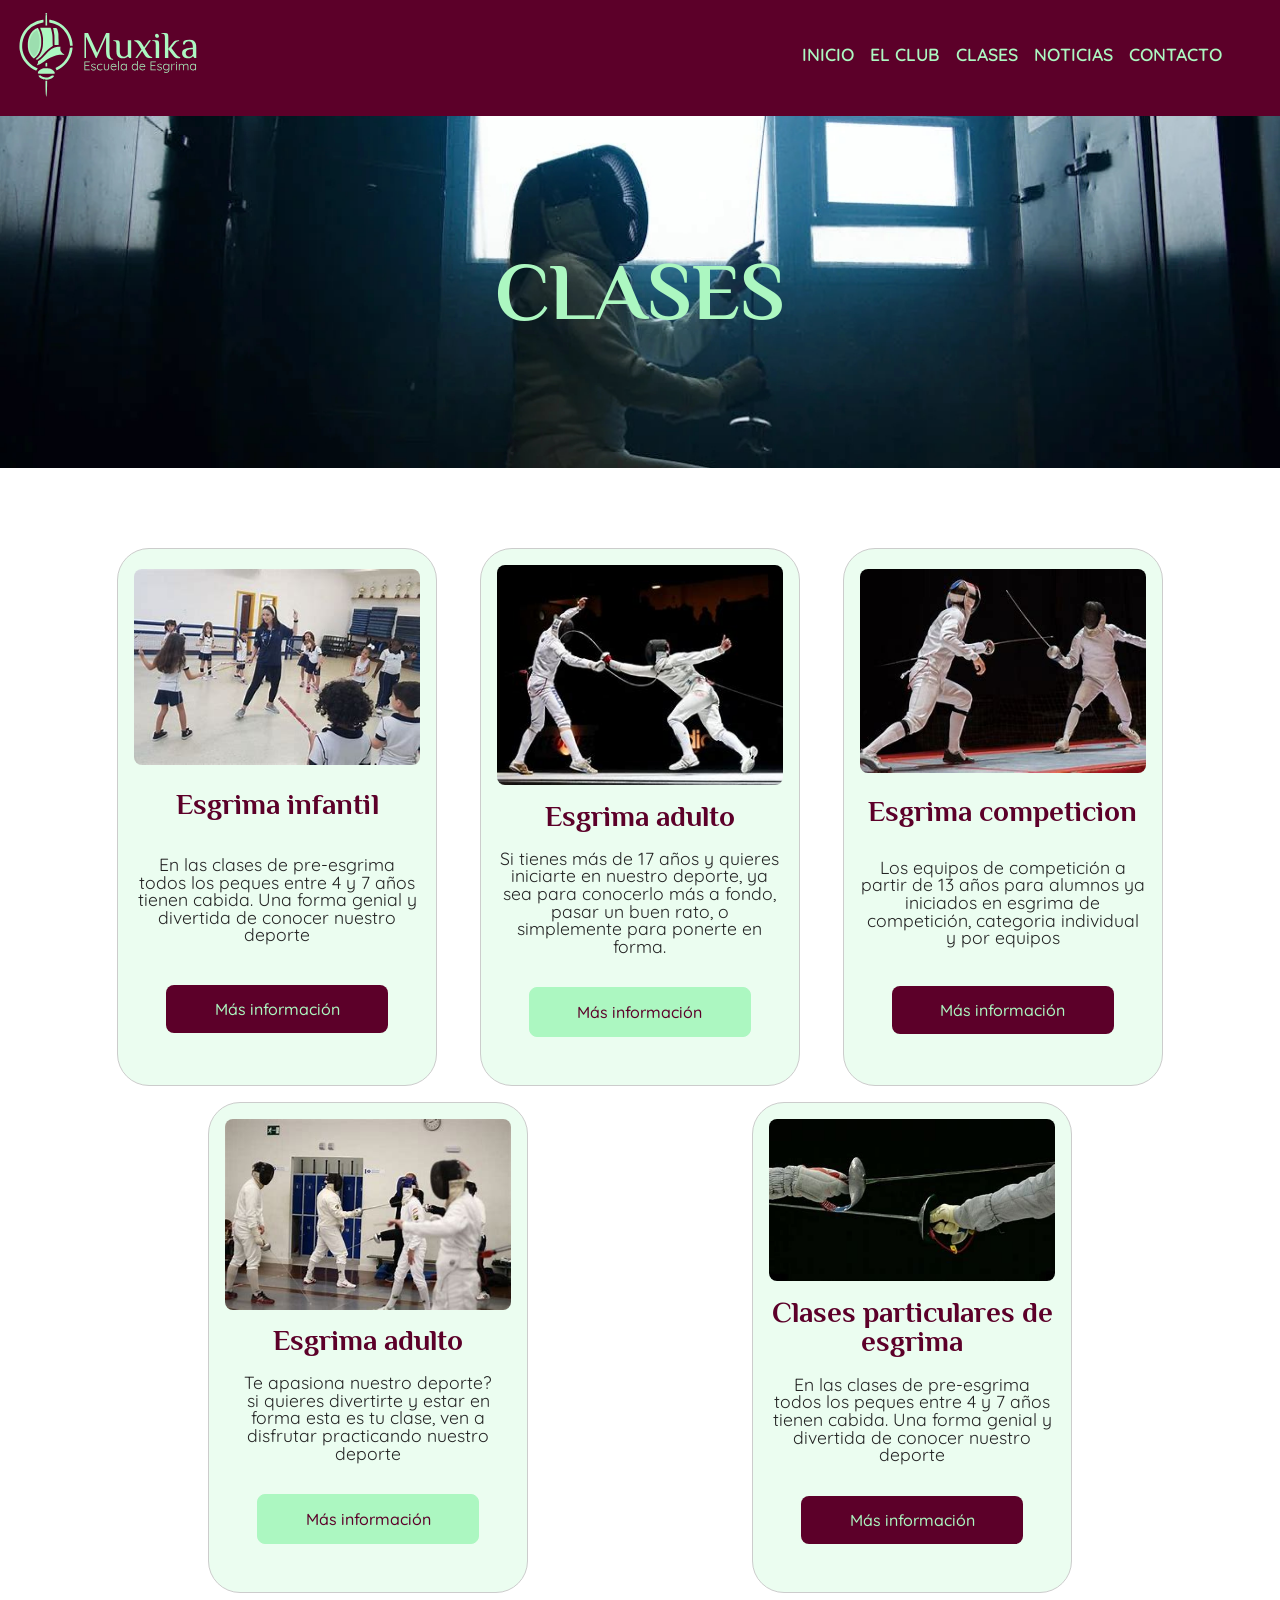
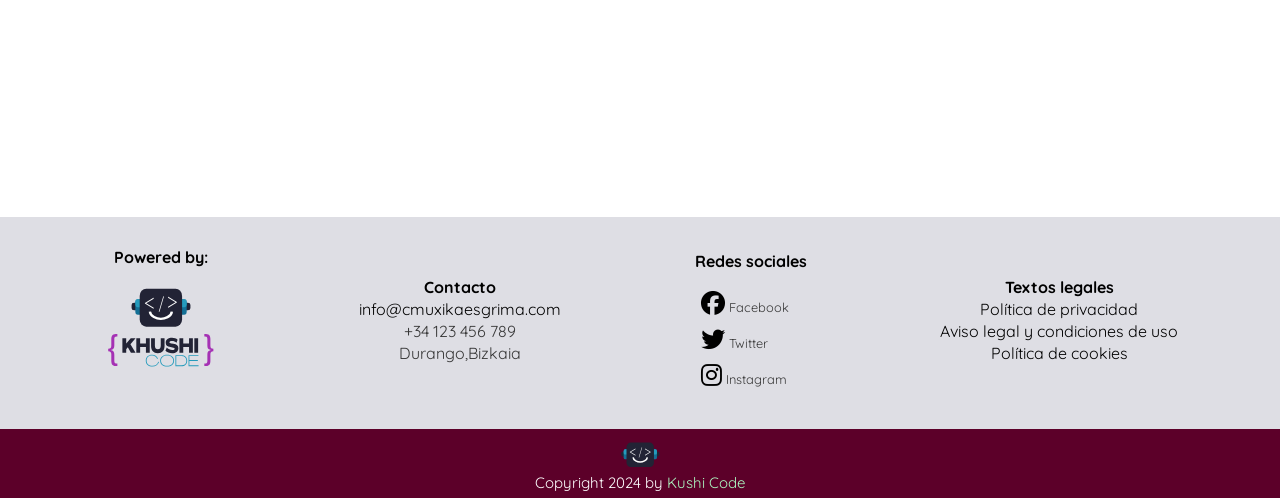
<file: clases.html>
<!DOCTYPE html>
<html lang="en">

<head>
    <meta charset="UTF-8" />
    <meta name="viewport" content="width=device-width, initial-scale=1.0" />
    <title>Muxica Club de Esgrima</title>
    <link rel="stylesheet" href="styles/style.css" />
    <link rel="stylesheet" href="styles/clases.css" />
    <link rel="preconnect" href="https://fonts.googleapis.com" />
    <link rel="preconnect" href="https:/cl/fonts.gstatic.com" crossorigin />
    <link
        href="https://fonts.googleapis.com/css2?family=Barlow:ital,wght@0,100;0,200;0,300;0,400;0,500;0,600;0,700;0,800;0,900;1,100;1,200;1,300;1,400;1,500;1,600;1,700;1,800;1,900&family=Chakra+Petch:ital,wght@0,300;0,400;0,500;0,600;0,700;1,300;1,400;1,500;1,600;1,700&family=Philosopher:ital,wght@0,400;0,700;1,400;1,700&family=Sixtyfour+Convergence&display=swap"
        rel="stylesheet" />
    <link rel="preconnect" href="https://fonts.googleapis.com" />
    <link rel="preconnect" href="https://fonts.gstatic.com" crossorigin />
    <link
        href="https://fonts.googleapis.com/css2?family=Philosopher:ital,wght@0,400;0,700;1,400;1,700&family=Quicksand:wght@300..700&display=swap"
        rel="stylesheet" />
        <link rel="stylesheet" href="https://cdnjs.cloudflare.com/ajax/libs/font-awesome/6.6.0/css/all.min.css" />
</head>

<body>
    <!--BARRA SUPERIOR----------------------------------->
    <header>
        <nav class="navigator">
          <a href="index.html"><img src="img/muxika-esgrima-completo.svg" alt=""></a>
          <input type="checkbox" id="menu">
          <label for="menu"> ☰ </label>
          <ul class="nav1">
            <li><a href="index.html">Inicio</a></li>
            <li><a href="about.html">El Club</a></li>
            <li><a href="clases.html">Clases</a></li>
            <li><a href="noticias.html">Noticias</a></li>
            <li><a href="contact.html">Contacto</a></li>
          </ul>
        </nav>
      </header>

      <div class="titulo-clases">
          <h1>Clases</h1>
      </div>
    <main>
            <div class="cards-container-alumnos">

                <div class="card-alumnos">
                    <img src="img/clases/esgrima1.jpg" alt="Niños practicando esgrima">
                    <h3><strong>Esgrima infantil</strong></h3>
                    <br />
                    <p>
                      En las clases de pre-esgrima todos los peques entre 4 y 7 años
                      tienen cabida. Una forma genial y divertida de conocer nuestro
                      deporte
                    </p>
                   <a href="destino.html#esgrima-infantil" class="button">Más información</a>
                </div>

                <div class="card-alumnos">
           
                    <img src="img/clases/esgrima2.jpg" alt="Niños practicando esgrima">
                 <h3><strong>Esgrima adulto</strong></h3>
                 <br />
                 <p>
                   Si tienes más de 17 años y quieres iniciarte en nuestro deporte,
                   ya sea para conocerlo más a fondo, pasar un buen rato, o
                   simplemente para ponerte en forma.
                 </p>
                 <a href="destino.html#esgrima-adultos" class="button-invertido">Más información</a>
                </div>

                <div class="card-alumnos">
                    <img src="img/clases/esgrima3.jpg" alt="Competicion de esgrima">
                    <h3><strong>Esgrima competicion</strong></h3>
                    <br />
                    <p>
                        Los equipos de competición a partir de 13 años para alumnos ya
                        iniciados en esgrima de competición, categoria individual y por
                        equipos
                    </p>
                    <a href="destino.html#esgrima-competicion" class="button">Más información</a>
                </div>

                <div class="card-alumnos">
           
                    <img src="img/clases/esgrima4.jpg" alt="Clases de esgrima">
                 <h3><strong>Esgrima adulto</strong></h3>
                 <br />
                 <p>
                    Te apasiona nuestro deporte? <br>si quieres divertirte y estar en
                    forma esta es tu clase, ven a disfrutar practicando nuestro
                    deporte 
                 </p>
                 <a href="destino.html#esgrima-ocio" class="button-invertido">Más información</a>
                </div>

                <div class="card-alumnos">
                    <img src="img/clases/esgrima5.jpg" alt="Clases particulares de esgrima">
                    <h3><strong>Clases particulares de esgrima</strong></h3>
                    <br />
                    <p>
                      En las clases de pre-esgrima todos los peques entre 4 y 7 años
                      tienen cabida. Una forma genial y divertida de conocer nuestro
                      deporte
                    </p>
                   <a href="destino.html#clases-particulares-de-esgrima" class="button">Más información</a>
                </div>

            </div>
             
   </main>


<!---- footer  section-->  
<footer>
   
    <div class="footer-content">

          <div class="footer-section">
            <h5>Powered by:</h5>
            <a href=""><img src="img/khushi-code-vectorizado-trayectos.svg" alt="" width="130px" /></a>
          </div>

         <div class="footer-section">
            <h5>Contacto</h5>
              <ul>
                <li><a href="">info@cmuxikaesgrima.com</a></li>
                <li>+34 123 456 789</li>
                <li>Durango,Bizkaia</li>
              </ul>
          </div>

          <div class="footer-section">
            <h5>Redes sociales</h5>
            <br/>
              <ul class="redessociales">
               <li><a href="https://www.facebook.com/" target="_blank"><i class="fa-brands fa-facebook"></i></a><span class="textoRedes"> Facebook</span></li>
               <li><a href="https://www.twitter.com/" target="_blank"><i class="fa-brands fa-twitter"></i></a><span class="textoRedes"> Twitter</span></li>
              <li><a href="https://www.instagram.com/" target="_blank"><i class="fa-brands fa-instagram"></i></a><span class="textoRedes"> Instagram</span></li>
              </ul>
          </div>

          <div class="footer-section"> 
              <h5>Textos legales</h5>
              <ul>
                <li><a href="rgpd.html">Política de privacidad</a></li>
                <li><a href="aviso-legal.html">Aviso legal y condiciones de uso</a></li>
                <li><a href="cookies.html">Política de cookies</a></li>
              </ul>
          </div> 

        </div>

  </footer>
<!--FIN footer  section------->

<!--zona de copyright--------->

    <div class="footer-bottom">
      <a href=""><img src="img/khushi-code-imagotipo.svg" alt="logo kushi code" width="45px" /></a>
      <p>Copyright 2024 by <a href="">Kushi Code</a></p>
    </div>
<!---->
          
      </body>
      </html>
</file>
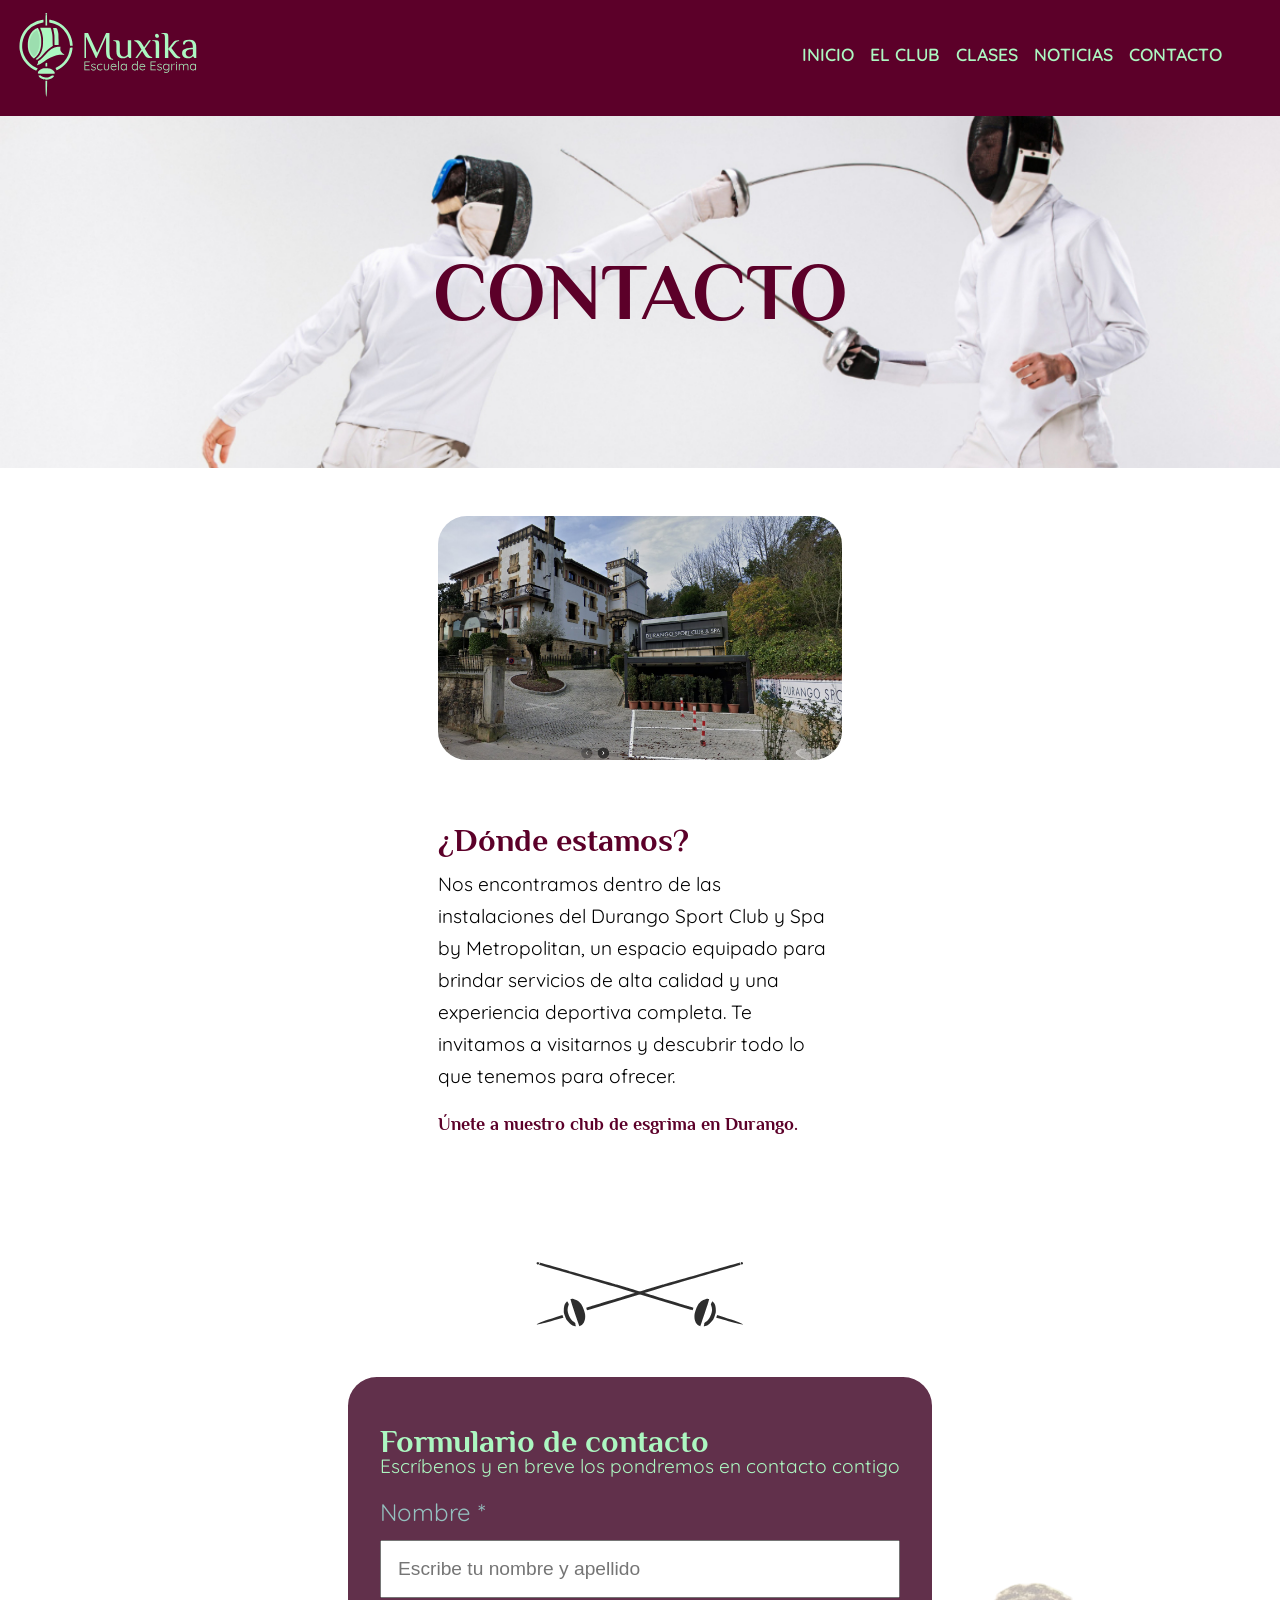
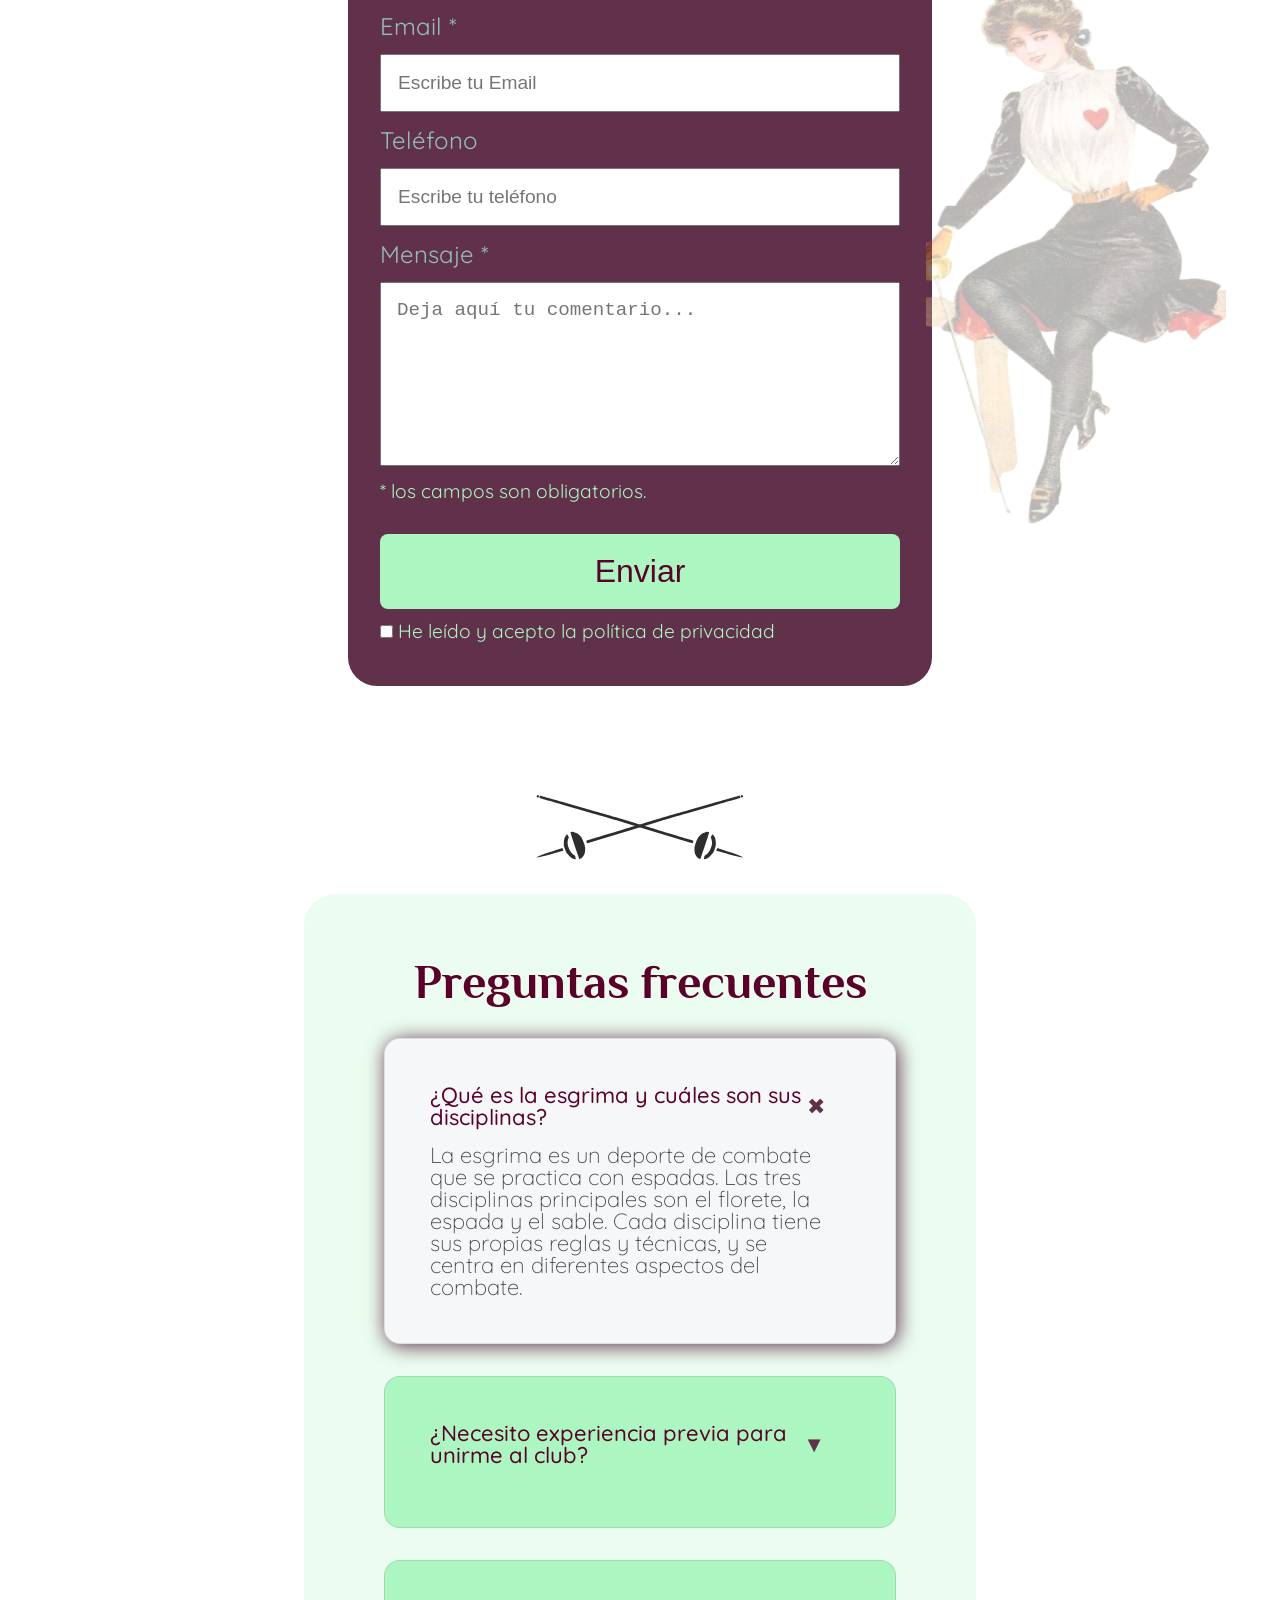
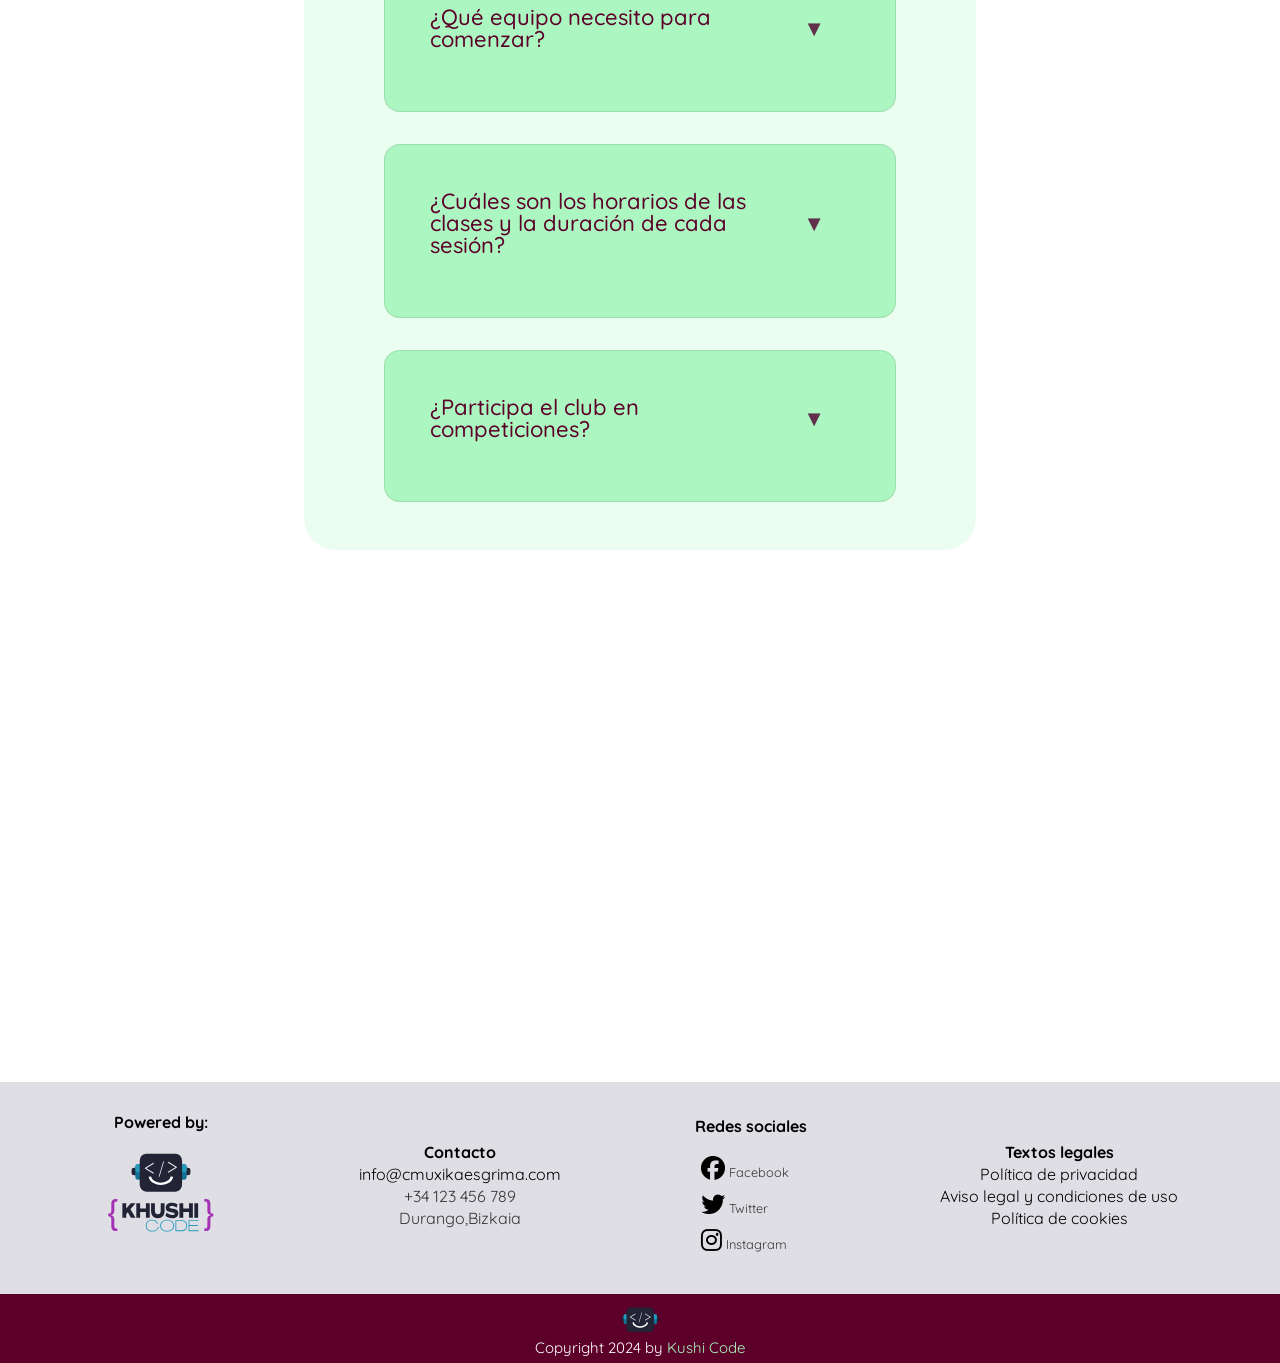
<file: contact.html>
<!DOCTYPE html>
<html lang="en">

<head>
  <meta charset="UTF-8" />
  <meta name="viewport" content="width=device-width, initial-scale=1.0" />
  <title>Muxika Club de Esgrima</title>
  <link rel="stylesheet" href="styles/style.css" />
  <link rel="stylesheet" href="styles/contact.css" />
  <link rel="preconnect" href="https://fonts.googleapis.com" />
  <link rel="preconnect" href="https://fonts.gstatic.com" crossorigin />
  <link
    href="https://fonts.googleapis.com/css2?family=Barlow:ital,wght@0,100;0,200;0,300;0,400;0,500;0,600;0,700;0,800;0,900;1,100;1,200;1,300;1,400;1,500;1,600;1,700;1,800;1,900&family=Chakra+Petch:ital,wght@0,300;0,400;0,500;0,600;0,700;1,300;1,400;1,500;1,600;1,700&family=Philosopher:ital,wght@0,400;0,700;1,400;1,700&family=Sixtyfour+Convergence&display=swap"
    rel="stylesheet" />
  <link rel="preconnect" href="https://fonts.googleapis.com" />
  <link rel="preconnect" href="https://fonts.gstatic.com" crossorigin />
  <link
    href="https://fonts.googleapis.com/css2?family=Philosopher:ital,wght@0,400;0,700;1,400;1,700&family=Quicksand:wght@300..700&display=swap"
    rel="stylesheet" />
  <link rel="stylesheet" href="https://cdnjs.cloudflare.com/ajax/libs/font-awesome/6.6.0/css/all.min.css" />

</head>

<body>
  <!--BARRA SUPERIOR----------------------------------->
  <header>
    <nav class="navigator">
      <a href="index.html"><img src="img/muxika-esgrima-completo.svg" alt=""></a>
      <input type="checkbox" id="menu">
      <label for="menu"> ☰ </label>
      <ul class="nav1">
        <li><a href="index.html">Inicio</a></li>
        <li><a href="about.html">El Club</a></li>
        <li><a href="clases.html">Clases</a></li>
        <li><a href="noticias.html">Noticias</a></li>
        <li><a href="contact.html">Contacto</a></li>
      </ul>
    </nav>
  </header>

  <!--CONTENIDO CENTRAL----------------------------------->

  <main>
    <div class="titulo-contacto">
      <h1>CONTACTO</h1>
    </div>
    <article>
      <!---modo REJILLA:--->
      <div class="container">
        <section class="contacto">
          <img src="img/contacto/Localización-MUXIKA-escuela.png" alt="">
          <div class="texto-interno">
            <h2>¿Dónde estamos?</h2>
            <p>
              Nos encontramos dentro de las instalaciones del Durango Sport Club y
              Spa by Metropolitan, un espacio equipado para brindar servicios de
              alta calidad y una experiencia deportiva completa. Te invitamos a
              visitarnos y descubrir todo lo que tenemos para ofrecer.
            </p>
            <h3>Únete a nuestro club de esgrima en Durango.</h3>
          </div>

        </section>

        <section class="separador">
          <div class="formulario ilustracion-marisa">
            <h2>Formulario de contacto</h2>
            <p>Escríbenos y en breve los pondremos en contacto contigo</p>

            <form action="formulario.php" method="post">

              <label for="nombre">Nombre
                <span class="obligatorio">*</span>
              </label>
              <input type="text" name="introducir_nombre" id="nombre" required="obligatorio"
                placeholder="Escribe tu nombre y apellido" />



              <label for="email" class="colocar_email">Email
                <span class="obligatorio">*</span>
              </label>
              <input type="email" name="introducir_email" id="email" required="obligatorio"
                placeholder="Escribe tu Email" />



              <label for="telefono" class="colocar_telefono">Teléfono
              </label>
              <input type="tel" name="introducir_telefono" id="telefono" placeholder="Escribe tu teléfono" />

              <label for="mensaje" class="colocar_mensaje">Mensaje
                <span class="obligatorio">*</span>
              </label>
              <textarea name="introducir_mensaje" class="texto_mensaje" id="mensaje" required="obligatorio"
                placeholder="Deja aquí tu comentario..."></textarea>
              <p class="aviso">
                <span class="obligatorio"> * </span>los campos son
                obligatorios.
              </p>

              <button type="submit" name="enviar_formulario" id="enviar" class="button">
                <p>Enviar</p>
              </button>



              <div class="aviso"><input type="checkbox" name="input-checkbox" /> He leído y acepto la <a
                  href="rgpd.html">política de privacidad</a></div>
            </form>
          </div>

        </section>

        <section class="faq separador">
          <h2>Preguntas frecuentes</h2>
          <details open>
            <summary>
              ¿Qué es la esgrima y cuáles son sus disciplinas?
              <span class="control-icon control-icon-expand" aria-hidden="true">▼</span>
              <span class="control-icon control-icon-close" aria-hidden="true">✖</span>
            </summary>
            <p> La esgrima es un deporte de combate que se practica con espadas. Las tres disciplinas principales son el
              florete, la espada y el sable. Cada disciplina tiene sus propias reglas y técnicas, y se centra en
              diferentes aspectos del combate.
            </p>
          </details>

          <details>
            <summary>
              ¿Necesito experiencia previa para unirme al club?
              <span class="control-icon control-icon-expand" aria-hidden="true">▼</span>
              <span class="control-icon control-icon-close" aria-hidden="true">✖</span>
            </summary>
            <p>No, no es necesario tener experiencia previa. Nuestro club da la bienvenida a principiantes de todas las
              edades. Ofrecemos clases para principiantes donde aprenderás las técnicas básicas y las reglas del
              deporte.</p>
          </details>

          <details>
            <summary>
              ¿Qué equipo necesito para comenzar?
              <span class="control-icon control-icon-expand" aria-hidden="true">▼</span>
              <span class="control-icon control-icon-close" aria-hidden="true">✖</span>
            </summary>
            <p>Para las clases iniciales, proporcionamos el equipo básico, como máscaras, chaquetas y espadas. Sin
              embargo, se recomienda que los miembros compren su propio equipo a medida que avanzan en el deporte.
              Nuestro club puede asesorarte sobre las mejores opciones de compra.</p>
          </details>

          <details>
            <summary>
              ¿Cuáles son los horarios de las clases y la duración de cada sesión?
              <span class="control-icon control-icon-expand" aria-hidden="true">▼</span>
              <span class="control-icon control-icon-close" aria-hidden="true">✖</span>
            </summary>
            <p>Las clases se llevan a cabo varias veces a la semana. Generalmente, las sesiones duran entre 60 y 90
              minutos. Puedes consultar nuestro calendario en el sitio web del club para obtener información específica
              sobre horarios y niveles de clase.</p>
          </details>

          <details>
            <summary>
              ¿Participa el club en competiciones?
              <span class="control-icon control-icon-expand" aria-hidden="true">▼</span>
              <span class="control-icon control-icon-close" aria-hidden="true">✖</span>
            </summary>
            <p>Sí, nuestro club participa en competiciones locales, regionales y nacionales. Fomentamos la participación
              en torneos para que los miembros puedan poner en práctica lo que han aprendido y mejorar sus habilidades.
              También organizamos eventos internos y exhibiciones para promover el deporte.</p>
          </details>
        </section>


      </div>
      <div class="google-maps">
        <iframe
          src="https://www.google.com/maps/embed?pb=!1m18!1m12!1m3!1d727.5392288067009!2d-2.633484930327642!3d43.16422849819561!2m3!1f0!2f0!3f0!3m2!1i1024!2i768!4f13.1!3m3!1m2!1s0xd4e3296194f92af%3A0x96115ae48e076206!2sDurango%20Sport%20Club%20%26%20Spa%20by%20Metropolitan!5e0!3m2!1ses!2ses!4v1731324708690!5m2!1ses!2ses&zoom=21"
          width="100%" height="100%" style="border: 0" allowfullscreen="" loading="lazy"
          referrerpolicy="no-referrer-when-downgrade"></iframe>
      </div>
    </article>
  </main>

  <!---- footer  section-->
  <footer>

    <div class="footer-content">

      <div class="footer-section">
        <h5>Powered by:</h5>
        <a href=""><img src="img/khushi-code-vectorizado-trayectos.svg" alt="" width="130px" /></a>
      </div>

      <div class="footer-section">
        <h5>Contacto</h5>
        <ul>
          <li><a href="">info@cmuxikaesgrima.com</a></li>
          <li>+34 123 456 789</li>
          <li>Durango,Bizkaia</li>
        </ul>
      </div>

      <div class="footer-section">
        <h5>Redes sociales</h5>
        <br />
        <ul class="redessociales">
          <li><a href="https://www.facebook.com/" target="_blank"><i class="fa-brands fa-facebook"></i></a><span
              class="textoRedes"> Facebook</span></li>
          <li><a href="https://www.twitter.com/" target="_blank"><i class="fa-brands fa-twitter"></i></a><span
              class="textoRedes"> Twitter</span></li>
          <li><a href="https://www.instagram.com/" target="_blank"><i class="fa-brands fa-instagram"></i></a><span
              class="textoRedes"> Instagram</span></li>
        </ul>
      </div>

      <div class="footer-section"> 
        <h5>Textos legales</h5>
        <ul>
          <li><a href="rgpd.html">Política de privacidad</a></li>
          <li><a href="aviso-legal.html">Aviso legal y condiciones de uso</a></li>
          <li><a href="cookies.html">Política de cookies</a></li>
        </ul>
    </div> 

    </div>

  </footer>
  <!--FIN footer  section------->

  <!--zona de copyright--------->

  <div class="footer-bottom">
    <a href=""><img src="img/khushi-code-imagotipo.svg" alt="logo kushi code" width="45px" /></a>
    <p>Copyright 2024 by <a href="">Kushi Code</a></p>
  </div>
  <!---->
</body>

</html>
</file>
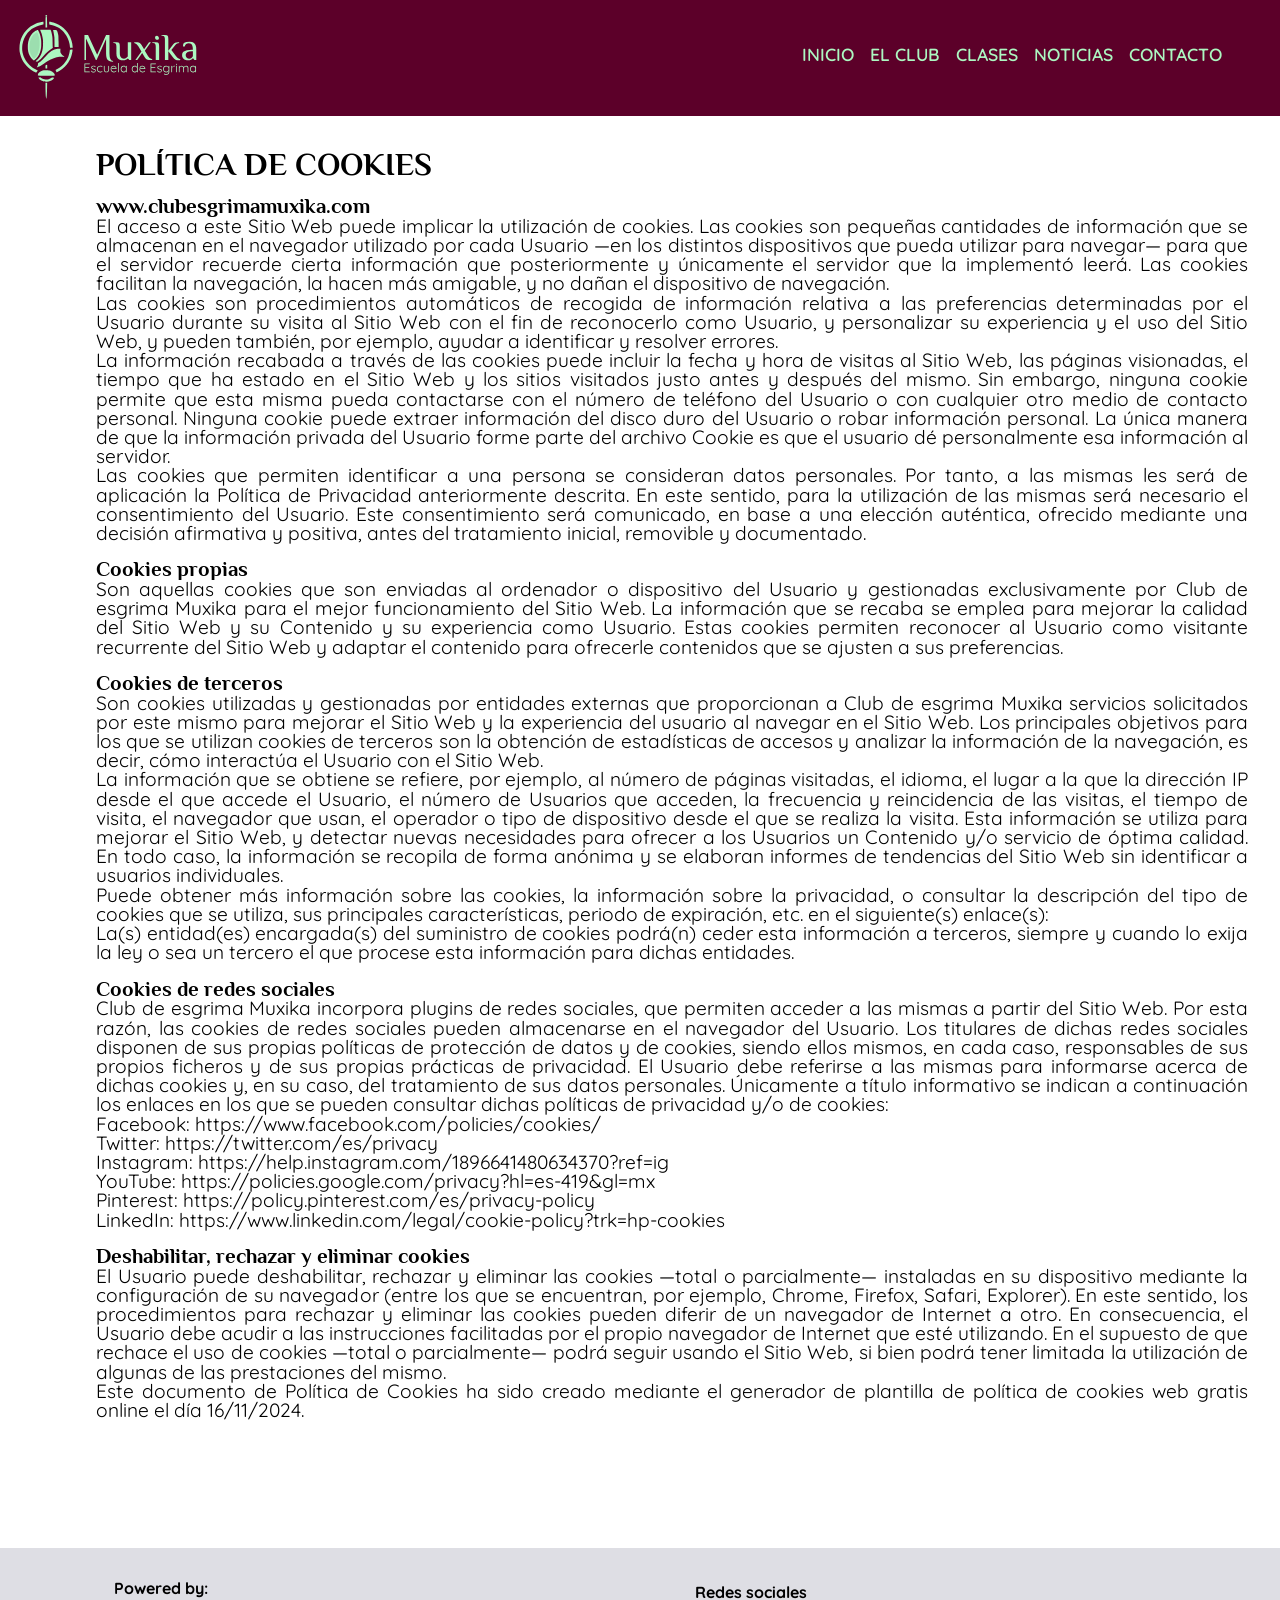
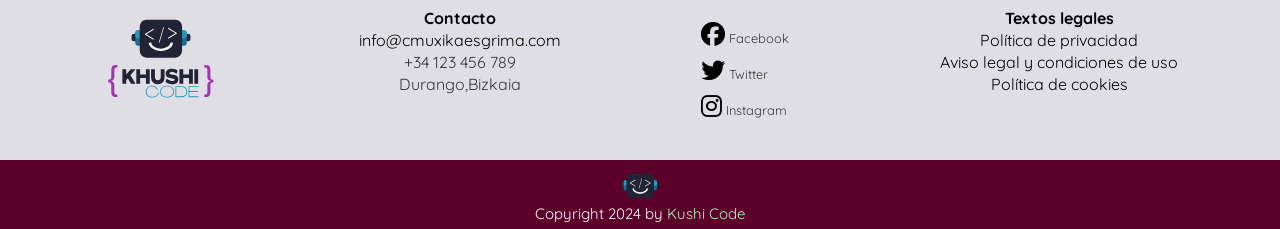
<file: cookies.html>
<!DOCTYPE html>
<html lang="es">

<head>
    <meta charset="UTF-8" />
    <meta name="viewport" content="width=device-width, initial-scale=1.0" />
    <title>Cookies</title>
    <link rel="stylesheet" href="./styles/style.css" />
    <link rel="stylesheet" href="https://cdnjs.cloudflare.com/ajax/libs/font-awesome/6.6.0/css/all.min.css" />
    <link rel="stylesheet" href="https://cdnjs.cloudflare.com/ajax/libs/font-awesome/6.6.0/css/all.min.css" />
    <link rel="preconnect" href="https://fonts.googleapis.com">
    <link rel="preconnect" href="https://fonts.gstatic.com" crossorigin>
    <link
        href="https://fonts.googleapis.com/css2?family=Barlow:ital,wght@0,100;0,200;0,300;0,400;0,500;0,600;0,700;0,800;0,900;1,100;1,200;1,300;1,400;1,500;1,600;1,700;1,800;1,900&family=Chakra+Petch:ital,wght@0,300;0,400;0,500;0,600;0,700;1,300;1,400;1,500;1,600;1,700&family=Philosopher:ital,wght@0,400;0,700;1,400;1,700&family=Sixtyfour+Convergence&display=swap"
        rel="stylesheet">
    <link rel="preconnect" href="https://fonts.googleapis.com">
    <link rel="preconnect" href="https://fonts.gstatic.com" crossorigin>
    <link
        href="https://fonts.googleapis.com/css2?family=Barlow:ital,wght@0,100;0,200;0,300;0,400;0,500;0,600;0,700;0,800;0,900;1,100;1,200;1,300;1,400;1,500;1,600;1,700;1,800;1,900&family=Chakra+Petch:ital,wght@0,300;0,400;0,500;0,600;0,700;1,300;1,400;1,500;1,600;1,700&family=Philosopher:ital,wght@0,400;0,700;1,400;1,700&family=Quicksand:wght@300..700&family=Sixtyfour+Convergence&display=swap"
        rel="stylesheet">
    <style>
       
 
       h2,h3,h4, ul, li{
        color: black;
            
        }

        main {
            width: 90%;
            margin-top: 1rem;
            text-align: justify;
            color: black;
        }

        main a{
            color: black;
        }
   h3{ color:black;}


    </style>
</head>


<body>
    
    <header>
        <nav class="navigator">
            <img src="img/muxika-esgrima-completo.svg" alt="">

            <ul class="nav1">
                <li><a href="index.html">Inicio</a></li>
                <li><a href="about.html">El Club</a></li>
                <li><a href="clases.html">Clases</a></li>
                <li><a href="noticias.html">Noticias</a></li>
                <li><a href="contact.html">Contacto</a></li>
            </ul>
        </nav>
    </header>


    <!--CONTENIDO CENTRAL----------------------------------->
    <main>
        <div class="row">
            <div class="col-xl-10 mx-auto">
                <div class="paper">
                    <header class="text-center">
                        <h2 class="m-auto">POLÍTICA DE COOKIES</h2>
                        <h4><span class="blanc-space ng-binding">www.clubesgrimamuxika.com</span></h4>
                    </header>
                    <div>
                        <p>El acceso a este Sitio Web puede implicar la utilización de cookies. Las cookies son pequeñas
                            cantidades de información que se almacenan en el navegador utilizado por cada Usuario —en
                            los distintos dispositivos que pueda utilizar para navegar— para que el servidor recuerde
                            cierta información que posteriormente y únicamente el servidor que la implementó leerá. Las
                            cookies facilitan la navegación, la hacen más amigable, y no dañan el dispositivo de
                            navegación.</p>
                        <p>Las cookies son procedimientos automáticos de recogida de información relativa a las
                            preferencias determinadas por el Usuario durante su visita al Sitio Web con el fin de
                            reconocerlo como Usuario, y personalizar su experiencia y el uso del Sitio Web, y pueden
                            también, por ejemplo, ayudar a identificar y resolver errores.</p>
                        <p>La información recabada a través de las cookies puede incluir la fecha y hora de visitas al
                            Sitio Web, las páginas visionadas, el tiempo que ha estado en el Sitio Web y los sitios
                            visitados justo antes y después del mismo. Sin embargo, ninguna cookie permite que esta
                            misma pueda contactarse con el número de teléfono del Usuario o con cualquier otro medio de
                            contacto personal. Ninguna cookie puede extraer información del disco duro del Usuario o
                            robar información personal. La única manera de que la información privada del Usuario forme
                            parte del archivo Cookie es que el usuario dé personalmente esa información al servidor.</p>
                        <p>Las cookies que permiten identificar a una persona se consideran datos personales. Por tanto,
                            a las mismas les será de aplicación la Política de Privacidad anteriormente descrita. En
                            este sentido, para la utilización de las mismas será necesario el consentimiento del
                            Usuario. Este consentimiento será comunicado, en base a una elección auténtica, ofrecido
                            mediante una decisión afirmativa y positiva, antes del tratamiento inicial, removible y
                            documentado.</p>
                        <div ng-show="hasPersonalCookies == 'Sí'" class="">
                            <h4>Cookies propias</h4>
                            <p>Son aquellas cookies que son enviadas al ordenador o dispositivo del Usuario y
                                gestionadas exclusivamente por <span class="blanc-space ng-binding">Club de esgrima
                                    Muxika</span> para el mejor funcionamiento del Sitio Web. La información que se
                                recaba se emplea para mejorar la calidad del Sitio Web y su Contenido y su experiencia
                                como Usuario. Estas cookies permiten reconocer al Usuario como visitante recurrente del
                                Sitio Web y adaptar el contenido para ofrecerle contenidos que se ajusten a sus
                                preferencias.</p>
                        </div>
                        <div class="thirdCookies" ng-show="hasThirdCookies == 'Sí'">
                            <h4>Cookies de terceros</h4>
                            <p>Son cookies utilizadas y gestionadas por entidades externas que proporcionan a <span
                                    class="blanc-space ng-binding">Club de esgrima Muxika</span> servicios solicitados
                                por este mismo para mejorar el Sitio Web y la experiencia del usuario al navegar en el
                                Sitio Web. Los principales objetivos para los que se utilizan cookies de terceros son la
                                obtención de estadísticas de accesos y analizar la información de la navegación, es
                                decir, cómo interactúa el Usuario con el Sitio Web.</p>
                            <p>La información que se obtiene se refiere, por ejemplo, al número de páginas visitadas, el
                                idioma, el lugar a la que la dirección IP desde el que accede el Usuario, el número de
                                Usuarios que acceden, la frecuencia y reincidencia de las visitas, el tiempo de visita,
                                el navegador que usan, el operador o tipo de dispositivo desde el que se realiza la
                                visita. Esta información se utiliza para mejorar el Sitio Web, y detectar nuevas
                                necesidades para ofrecer a los Usuarios un Contenido y/o servicio de óptima calidad. En
                                todo caso, la información se recopila de forma anónima y se elaboran informes de
                                tendencias del Sitio Web sin identificar a usuarios individuales.</p>
                            <p>Puede obtener más información sobre las cookies, la información sobre la privacidad, o
                                consultar la descripción del tipo de cookies que se utiliza, sus principales
                                características, periodo de expiración, etc. en el siguiente(s) enlace(s):</p>
                            <pre><span class="blanc-space"><p class="text-wrap ng-binding"></p></span></pre>
                            <p>La(s) entidad(es) encargada(s) del suministro de cookies podrá(n) ceder esta información
                                a terceros, siempre y cuando lo exija la ley o sea un tercero el que procese esta
                                información para dichas entidades.</p>
                        </div>
                        <div ng-show="hasSocial == 'Sí'" class="ng-hide">
                            <h4>Cookies de redes sociales</h4>
                            <p><span class="blanc-space ng-binding">Club de esgrima Muxika</span> incorpora plugins de
                                redes sociales, que permiten acceder a las mismas a partir del Sitio Web. Por esta
                                razón, las cookies de redes sociales pueden almacenarse en el navegador del Usuario. Los
                                titulares de dichas redes sociales disponen de sus propias políticas de protección de
                                datos y de cookies, siendo ellos mismos, en cada caso, responsables de sus propios
                                ficheros y de sus propias prácticas de privacidad. El Usuario debe referirse a las
                                mismas para informarse acerca de dichas cookies y, en su caso, del tratamiento de sus
                                datos personales. Únicamente a título informativo se indican a continuación los enlaces
                                en los que se pueden consultar dichas políticas de privacidad y/o de cookies:</p>
                            <ul>
                                <li>Facebook: <a class="text-info"
                                        href="https://www.facebook.com/policies/cookies/">https://www.facebook.com/policies/cookies/</a>
                                </li>
                                <li>Twitter: <a class="text-info"
                                        href="https://twitter.com/es/privacy">https://twitter.com/es/privacy</a></li>
                                <li>Instagram: <a class="text-info"
                                        href="https://help.instagram.com/1896641480634370?ref=ig">https://help.instagram.com/1896641480634370?ref=ig</a>
                                </li>
                                <li>YouTube: <a class="text-info"
                                        href="https://policies.google.com/privacy?hl=es-419&amp;gl=mx">https://policies.google.com/privacy?hl=es-419&amp;gl=mx</a>
                                </li>
                                <li>Pinterest: <a class="text-info"
                                        href="https://policy.pinterest.com/es/privacy-policy">https://policy.pinterest.com/es/privacy-policy</a>
                                </li>
                                <li>LinkedIn: <a class="text-info"
                                        href="https://www.linkedin.com/legal/cookie-policy?trk=hp-cookies">https://www.linkedin.com/legal/cookie-policy?trk=hp-cookies</a>
                                </li>
                            </ul>
                        </div>
                        <h4>Deshabilitar, rechazar y eliminar cookies</h4>
                        <p>El Usuario puede deshabilitar, rechazar y eliminar las cookies —total o parcialmente—
                            instaladas en su dispositivo mediante la configuración de su navegador (entre los que se
                            encuentran, por ejemplo, Chrome, Firefox, Safari, Explorer). En este sentido, los
                            procedimientos para rechazar y eliminar las cookies pueden diferir de un navegador de
                            Internet a otro. En consecuencia, el Usuario debe acudir a las instrucciones facilitadas por
                            el propio navegador de Internet que esté utilizando. En el supuesto de que rechace el uso de
                            cookies —total o parcialmente— podrá seguir usando el Sitio Web, si bien podrá tener
                            limitada la utilización de algunas de las prestaciones del mismo.</p>
                        <p>Este documento de Política de Cookies ha sido creado mediante el generador de <a
                                class="text-body text-decoration-none"
                                href="https://textos-legales.edgartamarit.com/">plantilla de política de cookies web
                                gratis</a> online el día 16/11/2024.</p>
                    </div>
                </div>
            </div>
        </div>
    </main>
<!---- footer  section-->  
<footer>
   
    <div class="footer-content">

          <div class="footer-section">
            <h5>Powered by:</h5>
            <a href=""><img src="img/khushi-code-vectorizado-trayectos.svg" alt="" width="130px" /></a>
          </div>

         <div class="footer-section">
            <h5>Contacto</h5>
              <ul>
                <li><a href="">info@cmuxikaesgrima.com</a></li>
                <li>+34 123 456 789</li>
                <li>Durango,Bizkaia</li>
              </ul>
          </div>

          <div class="footer-section">
            <h5>Redes sociales</h5>
            <br/>
              <ul class="redessociales">
               <li><a href="https://www.facebook.com/" target="_blank"><i class="fa-brands fa-facebook"></i></a><span class="textoRedes"> Facebook</span></li>
               <li><a href="https://www.twitter.com/" target="_blank"><i class="fa-brands fa-twitter"></i></a><span class="textoRedes"> Twitter</span></li>
              <li><a href="https://www.instagram.com/" target="_blank"><i class="fa-brands fa-instagram"></i></a><span class="textoRedes"> Instagram</span></li>
              </ul>
          </div>

          <div class="footer-section"> 
            <h5>Textos legales</h5>
            <ul>
              <li><a href="rgpd.html">Política de privacidad</a></li>
              <li><a href="aviso-legal.html">Aviso legal y condiciones de uso</a></li>
              <li><a href="cookies.html">Política de cookies</a></li>
            </ul>
        </div> 

        </div>

  </footer>
<!--FIN footer  section------->

<!--zona de copyright--------->

    <div class="footer-bottom">
      <a href=""><img src="img/khushi-code-imagotipo.svg" alt="logo kushi code" width="45px" /></a>
      <p>Copyright 2024 by <a href="">Kushi Code</a></p>
    </div>
<!---->



</body>

</html>
</file>
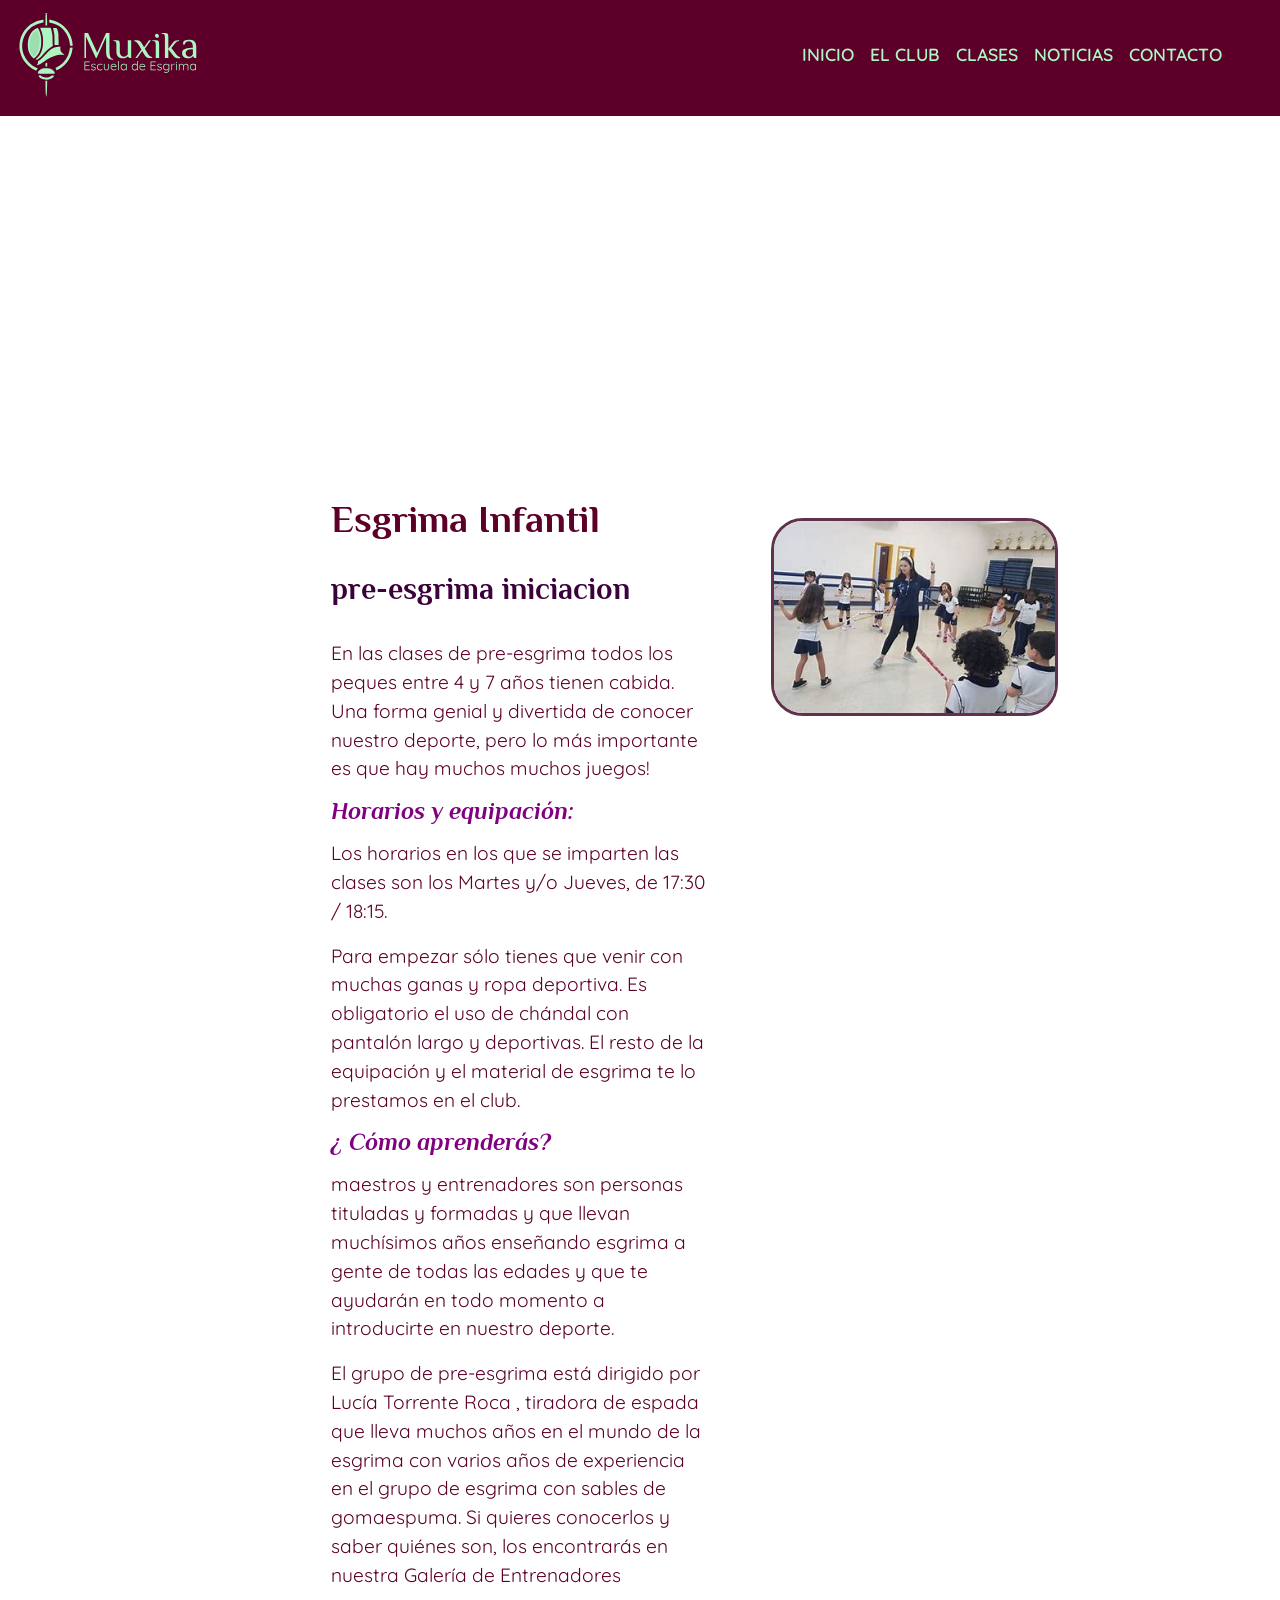
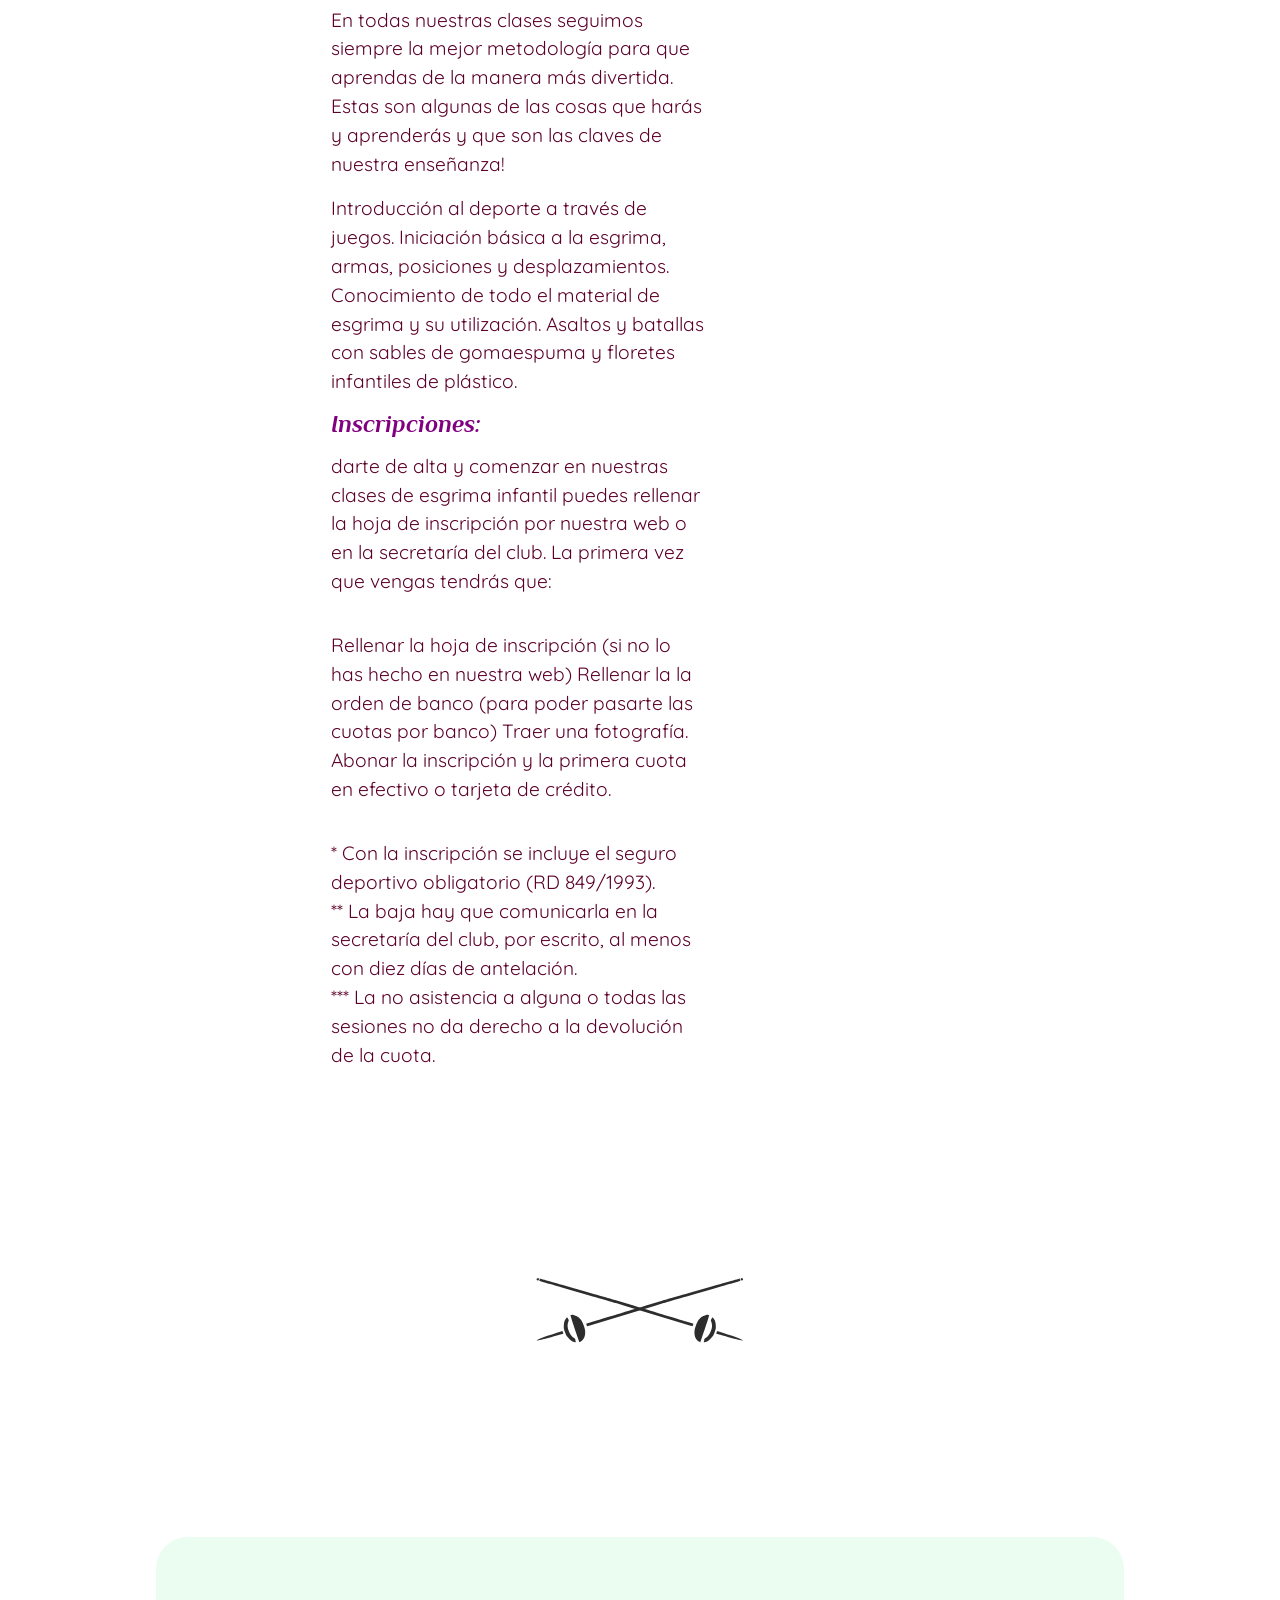
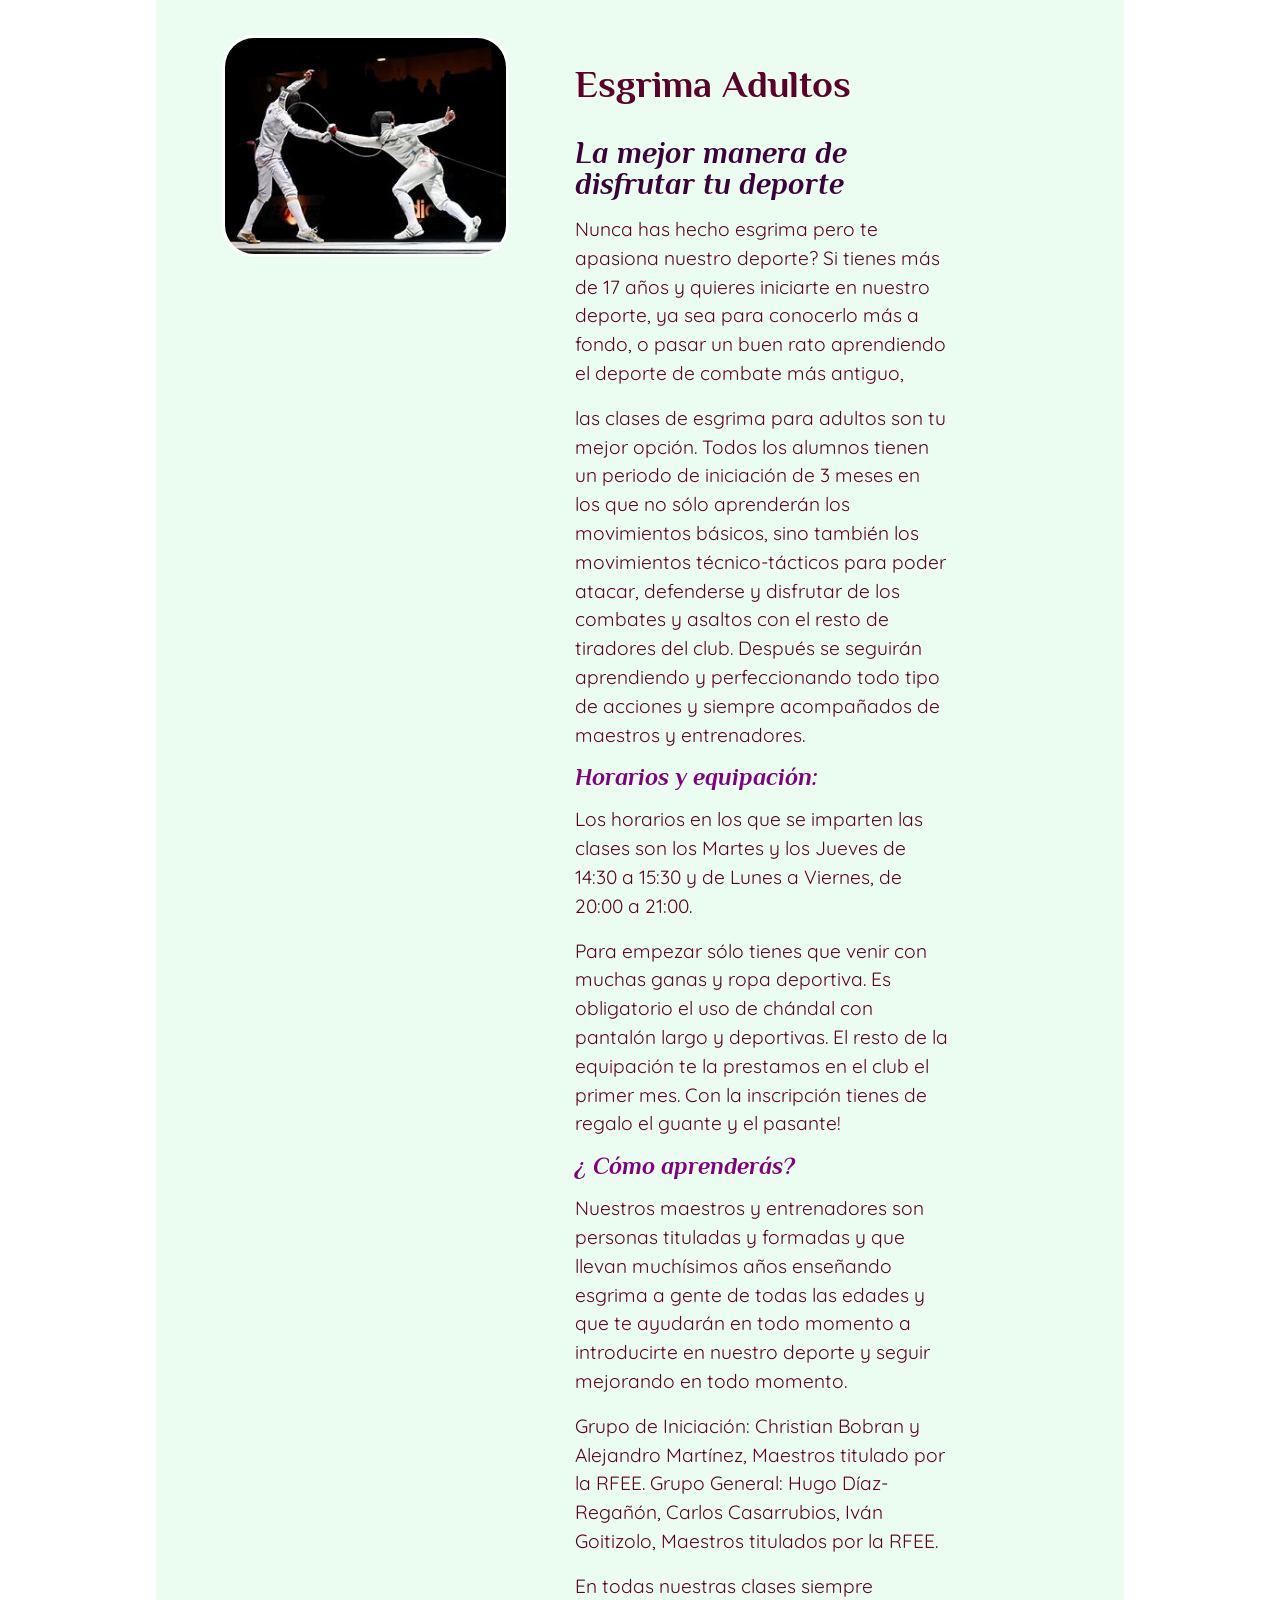
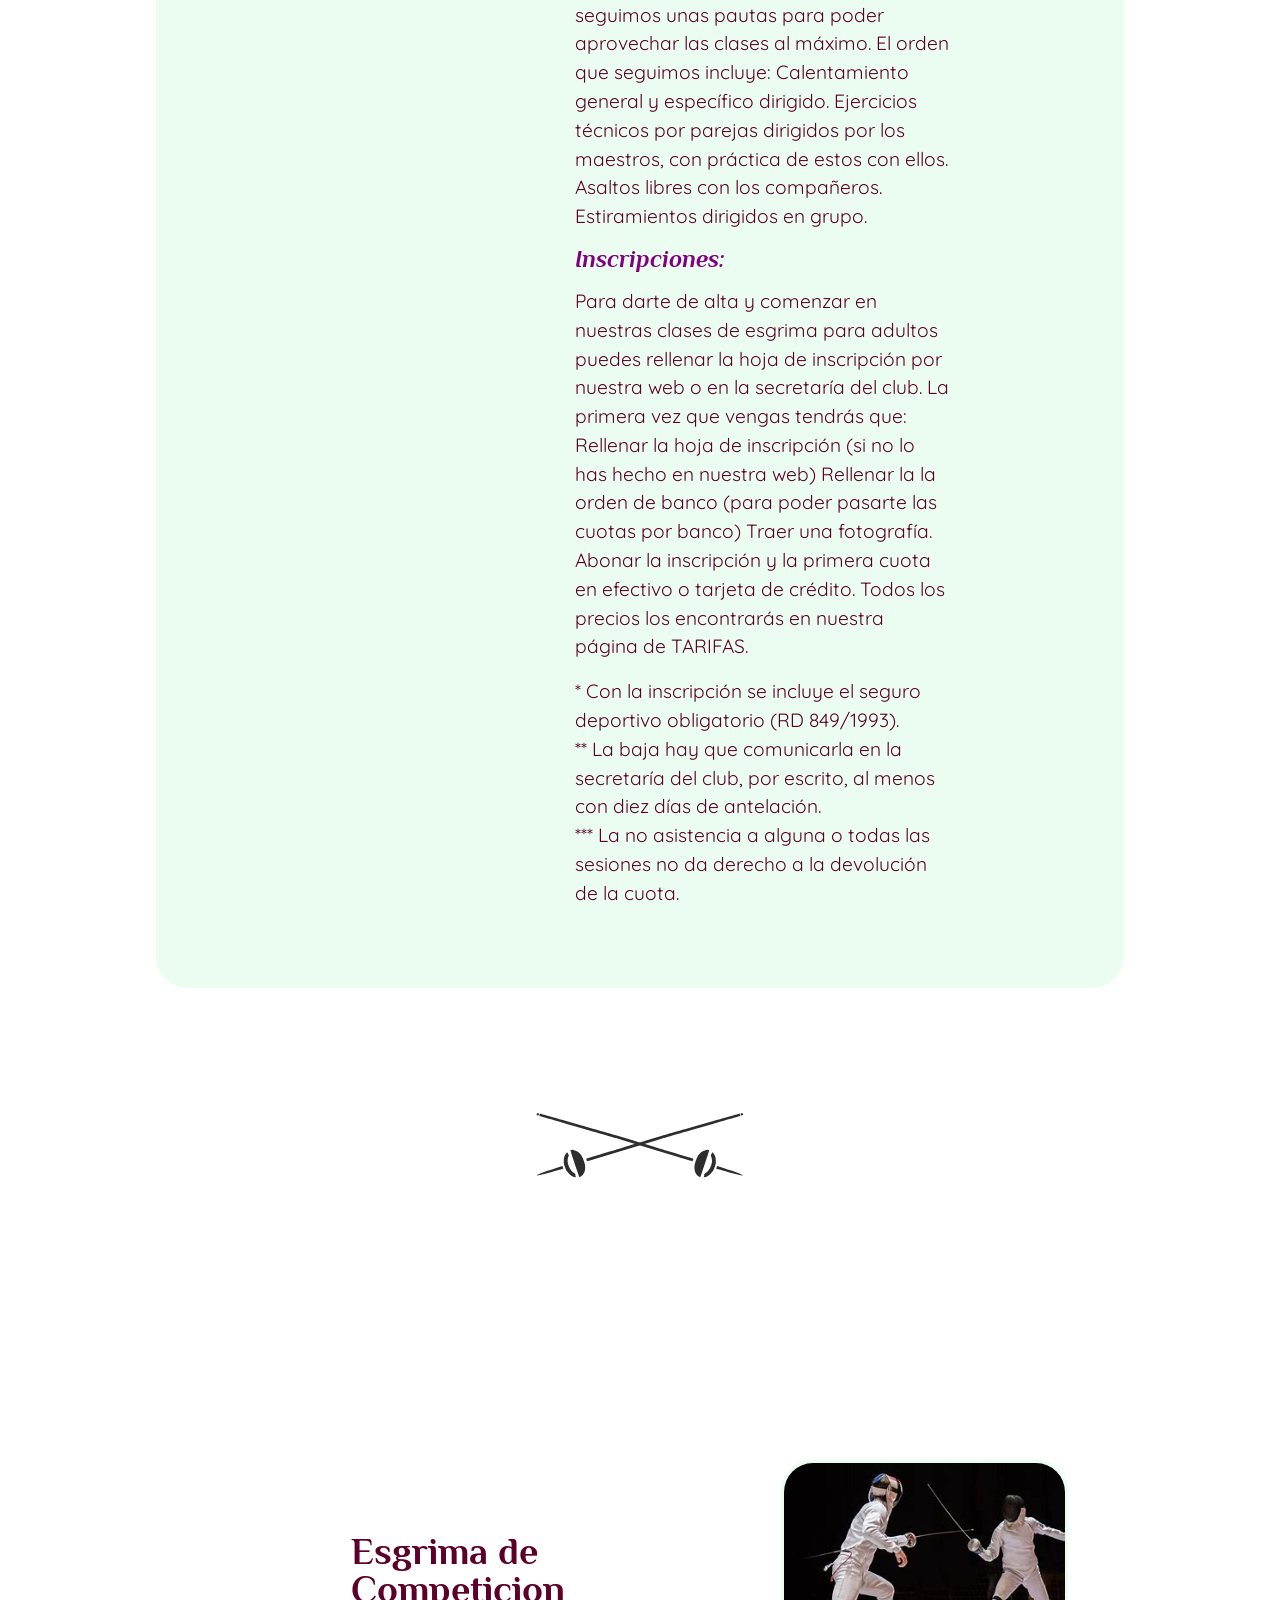
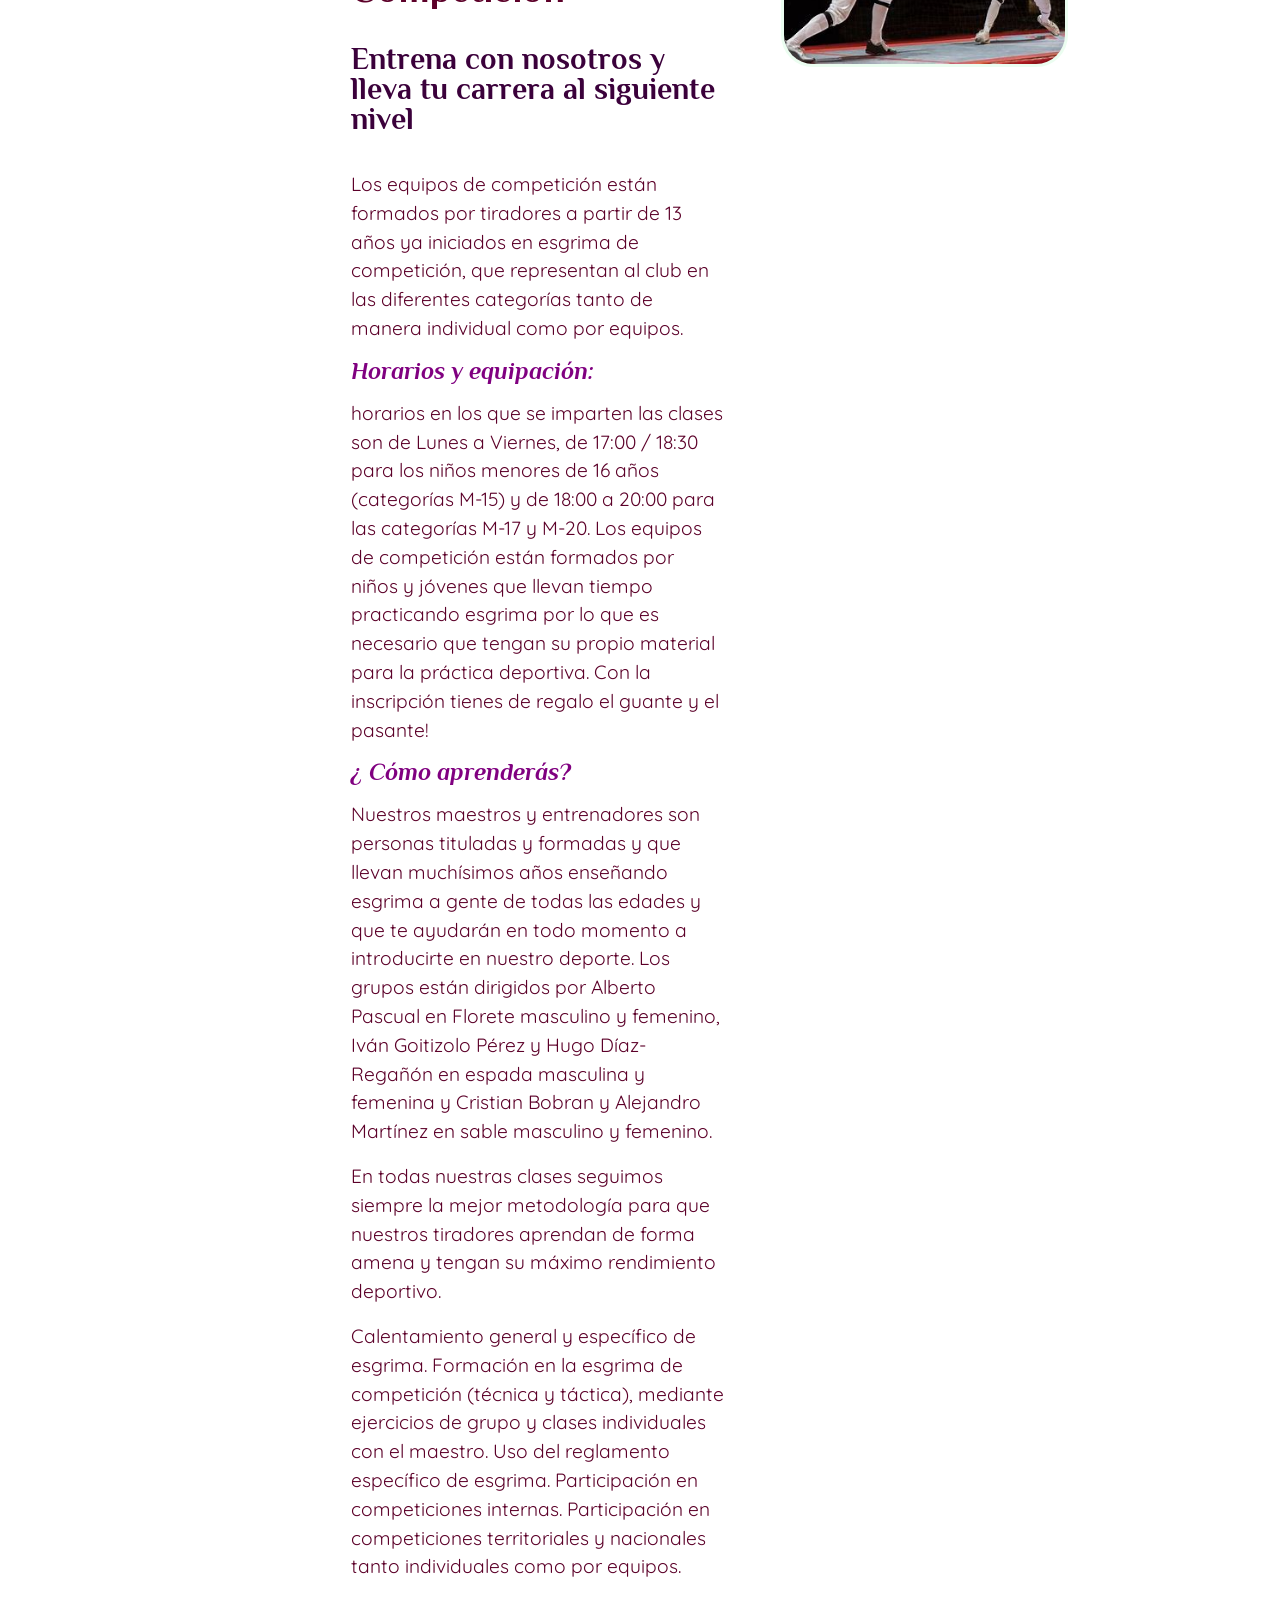
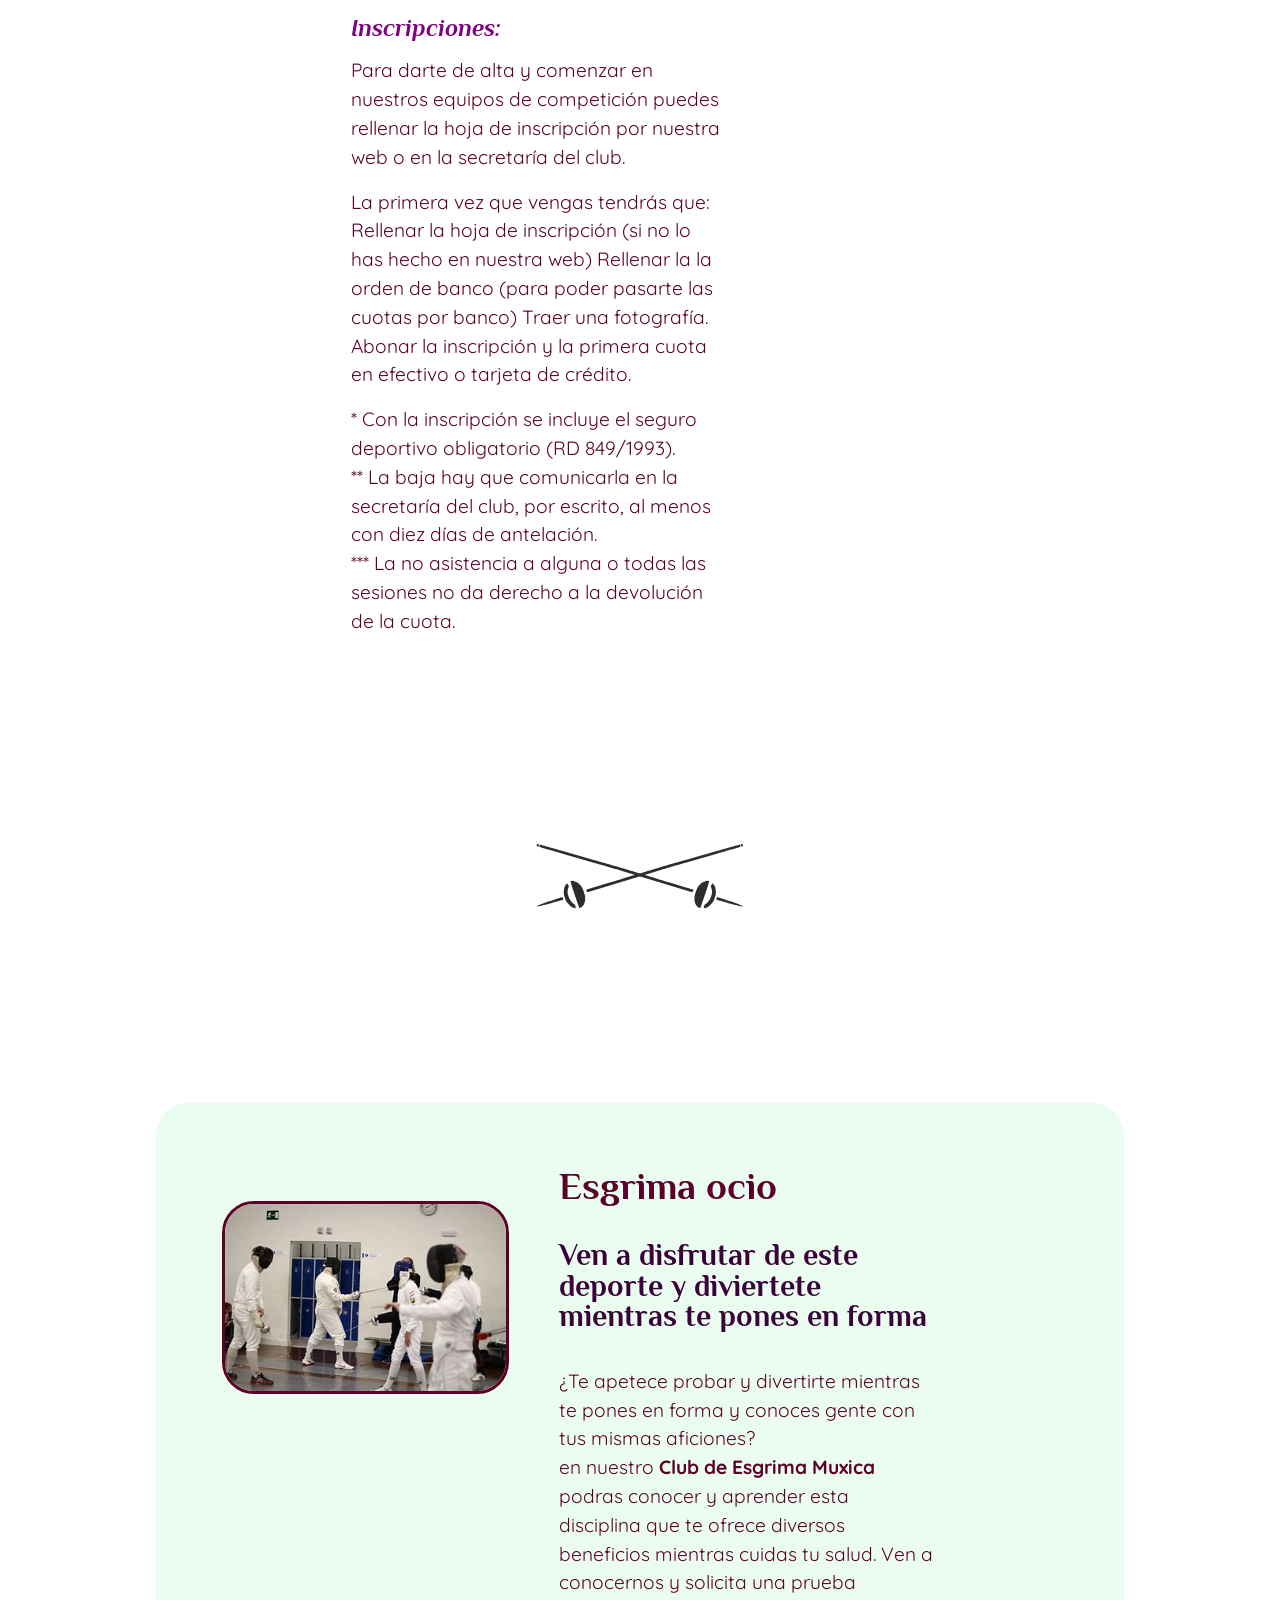
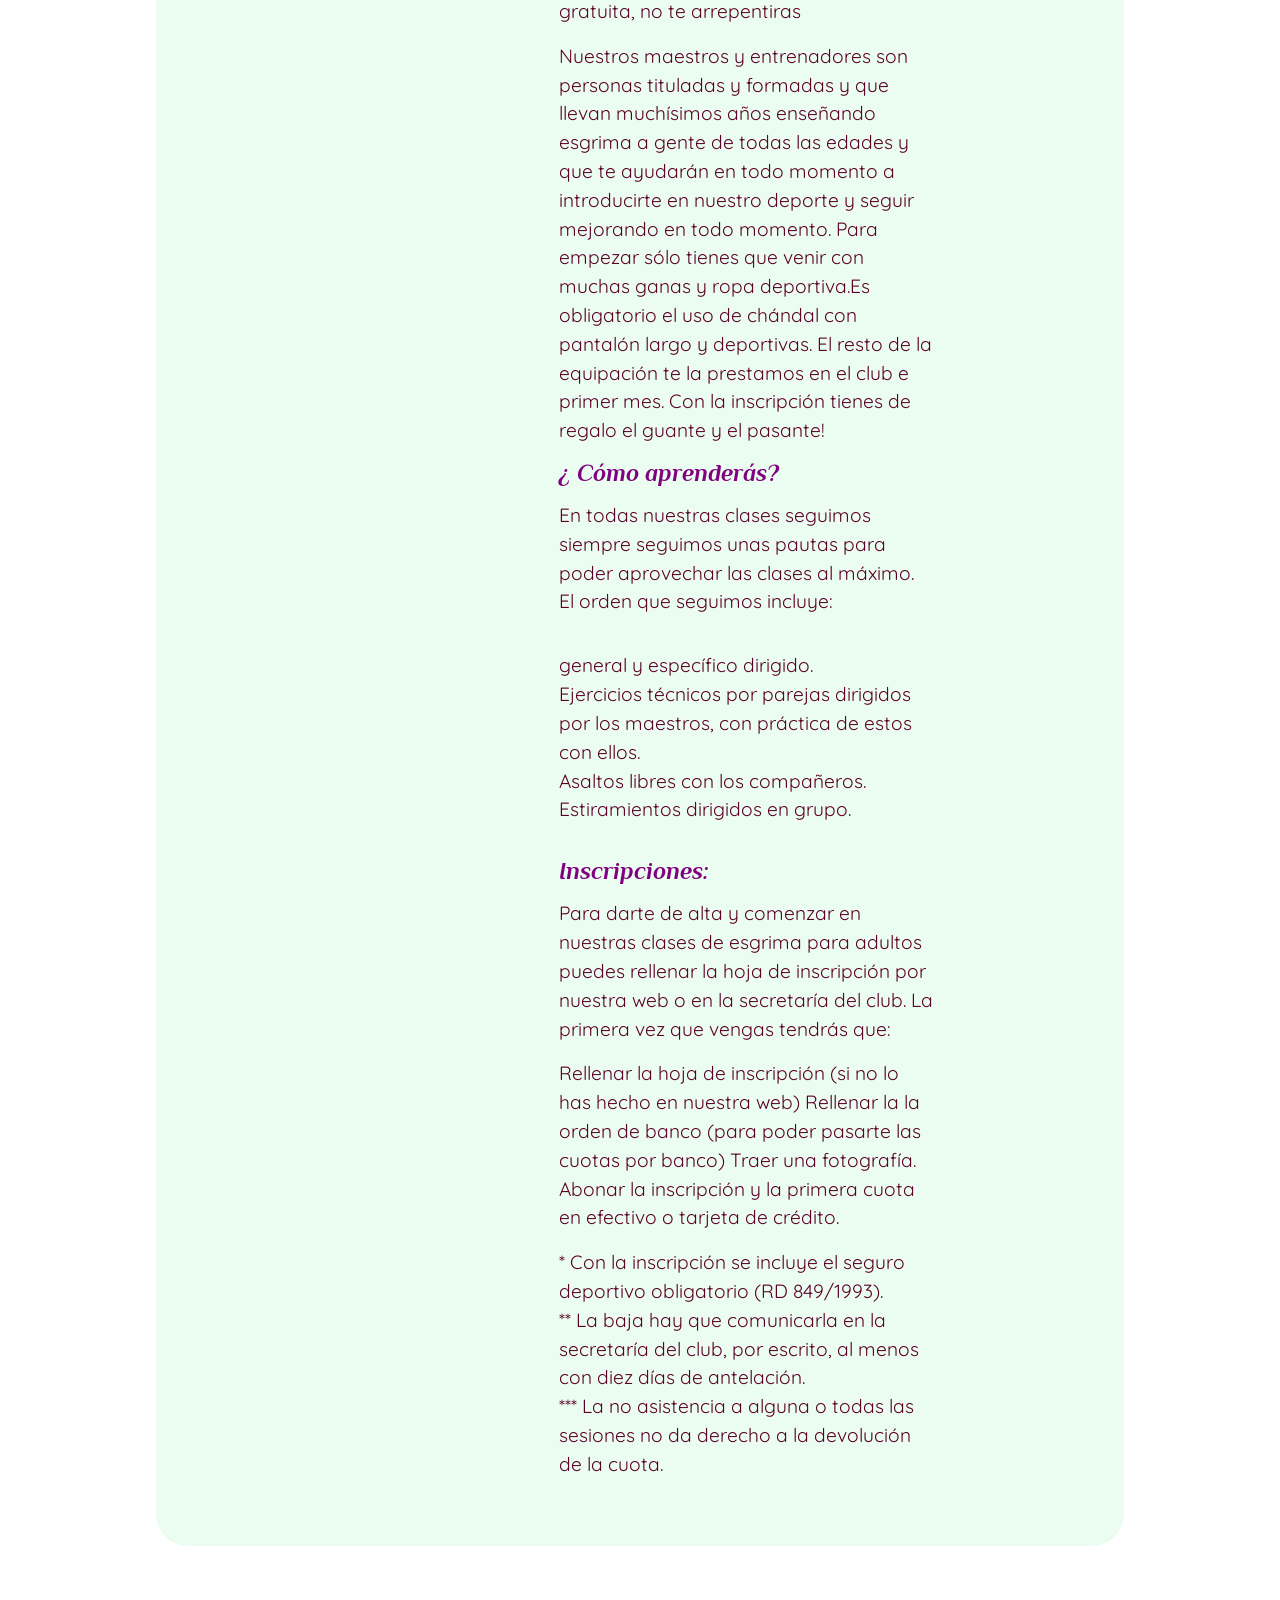
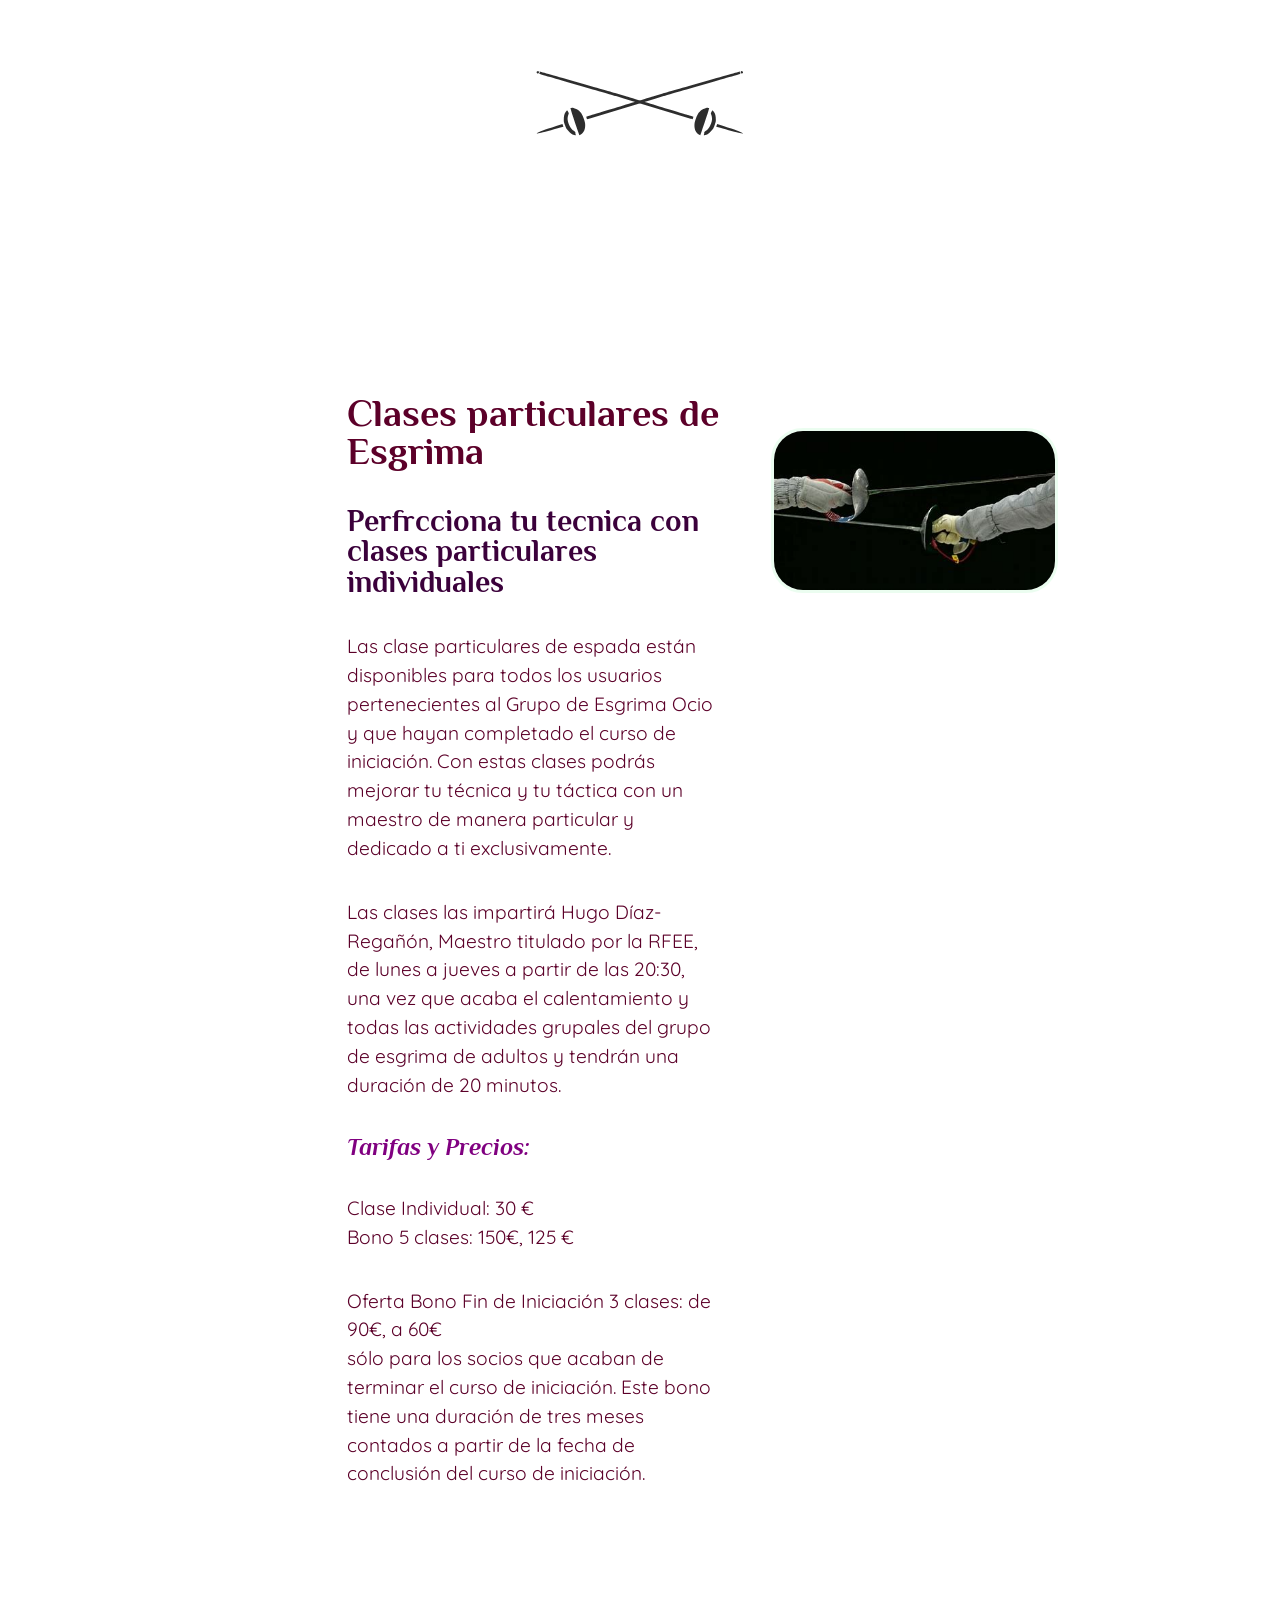
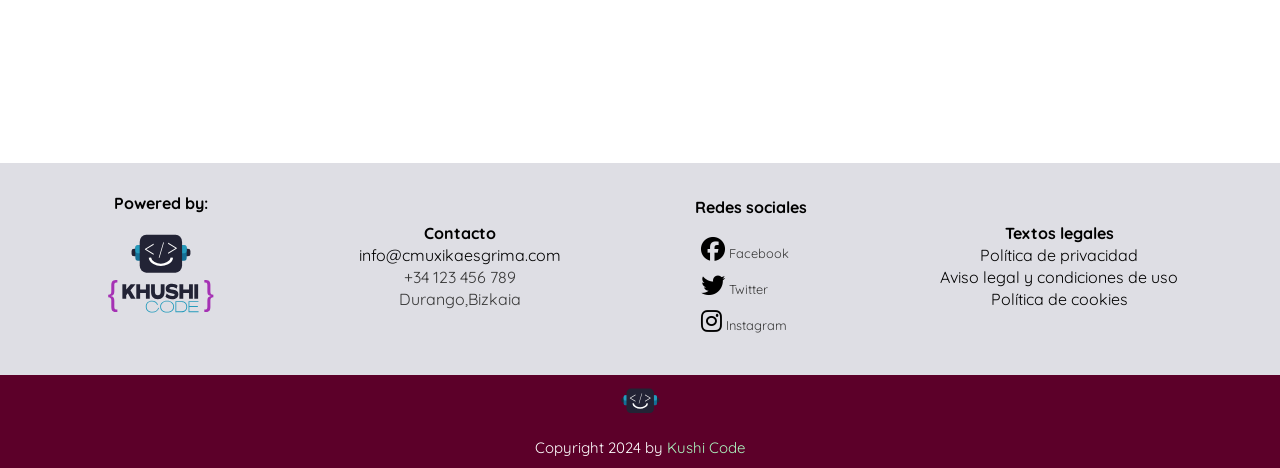
<file: destino.html>
<!DOCTYPE html>
<html lang="en">

<head>
    <meta charset="UTF-8">
    <meta name="viewport" content="width=device-width, initial-scale=1.0">
    <title>Muxica Club de Esgrima</title>
    <link rel="stylesheet" href="styles/style.css">
    <link rel="stylesheet" href="styles/destino.css">
    <link rel="preconnect" href="https://fonts.googleapis.com">
    <link rel="preconnect" href="https:/cl/fonts.gstatic.com" crossorigin>
    <link
        href="https://fonts.googleapis.com/css2?family=Barlow:ital,wght@0,100;0,200;0,300;0,400;0,500;0,600;0,700;0,800;0,900;1,100;1,200;1,300;1,400;1,500;1,600;1,700;1,800;1,900&family=Chakra+Petch:ital,wght@0,300;0,400;0,500;0,600;0,700;1,300;1,400;1,500;1,600;1,700&family=Philosopher:ital,wght@0,400;0,700;1,400;1,700&family=Sixtyfour+Convergence&display=swap"
        rel="stylesheet">
    <link rel="preconnect" href="https://fonts.googleapis.com">
    <link rel="preconnect" href="https://fonts.gstatic.com" crossorigin>
    <link
        href="https://fonts.googleapis.com/css2?family=Philosopher:ital,wght@0,400;0,700;1,400;1,700&family=Quicksand:wght@300..700&display=swap"
        rel="stylesheet">
        <link rel="stylesheet" href="https://cdnjs.cloudflare.com/ajax/libs/font-awesome/6.6.0/css/all.min.css"/>


</head>

<body>
    <!--BARRA SUPERIOR----------------------------------->
    <header>
      <nav class="navigator">
        <a href="index.html"><img src="img/muxika-esgrima-completo.svg" alt=""></a>
        <input type="checkbox" id="menu">
        <label for="menu"> ☰ </label>
        <ul class="nav1">
          <li><a href="index.html">Inicio</a></li>
          <li><a href="about.html">El Club</a></li>
          <li><a href="clases.html">Clases</a></li>
          <li><a href="noticias.html">Noticias</a></li>
          <li><a href="contact.html">Contacto</a></li>
        </ul>
      </nav>
    </header>


   <section class="section-destino" id="esgrima-infantil">
       
          <div class="container1"  >
             <img src="img/clases/esgrima1.jpg" alt="Niños practicando esgrima" >
                <div class="contenido1">
                  <h2 ><strong>Esgrima Infantil</strong></h2><br>
                    <h3>pre-esgrima iniciacion</h3><br>
                     <p>En las clases de pre-esgrima todos los peques entre 4 y 7 años tienen cabida. Una forma genial y divertida de conocer nuestro deporte, 
                         pero lo más importante es que hay muchos muchos juegos!</p>
                  <h4><em>Horarios y equipación:</em></h4>
                     <p>Los horarios en los que se imparten las clases son los Martes y/o Jueves, de 17:30 / 18:15.</p>
                    
                     <p>Para empezar sólo tienes que venir con muchas ganas y ropa deportiva. Es obligatorio el uso de chándal con pantalón largo y deportivas. 
                       El resto de la equipación y el material de esgrima te lo prestamos en el club.</p>
                  <h4><em>¿ Cómo aprenderás?</em></h4>
                
                     <p>maestros y entrenadores son personas tituladas y formadas y que llevan muchísimos años enseñando esgrima a gente de todas las edades y que te ayudarán
                       en todo momento a introducirte en nuestro deporte.</p>
                
                     <p>El grupo de pre-esgrima está dirigido por Lucía Torrente Roca , tiradora de espada que lleva muchos años en el mundo de la esgrima 
                        con varios años de experiencia en el grupo de esgrima con sables de gomaespuma.
                        Si quieres conocerlos y saber quiénes son, los encontrarás en nuestra Galería de Entrenadores</p>
                        
                      <p>En todas nuestras clases seguimos siempre la mejor metodología para que aprendas de la manera más divertida. 
                         Estas son algunas de las cosas que harás y aprenderás y que son las claves de nuestra enseñanza!</p>
                      
                      <p>Introducción al deporte a través de juegos.
                          Iniciación básica a la esgrima, armas, posiciones y desplazamientos.
                          Conocimiento de todo el material de esgrima y su utilización.
                          Asaltos y batallas con sables de gomaespuma y floretes infantiles de plástico.</p>
                              
                 <h4><em>Inscripciones:</em></h4>
                     <p>darte de alta y comenzar en nuestras clases de esgrima infantil puedes rellenar la hoja de inscripción por nuestra web o en la secretaría del club.
                         La primera vez que vengas tendrás que:</p><br>
            
                     <p>Rellenar la hoja de inscripción (si no lo has hecho en nuestra web)
                          Rellenar la  la orden de banco (para poder pasarte las cuotas por banco)
                          Traer una fotografía.
                          Abonar la inscripción y la primera cuota en efectivo o tarjeta de crédito.</p><br>
            
                     <p>* Con la inscripción se incluye el seguro deportivo obligatorio (RD 849/1993).<br>
                       ** La baja  hay que comunicarla en la secretaría del club, por escrito, al menos con diez días de antelación.<br>
                      *** La no asistencia a alguna o todas las sesiones no da derecho a la devolución de la cuota.</p><br>
                </div>
           </div>
  </section>
 
 
   
 
      <section class="separador section-destino" id="esgrima-adultos">
         <div class="container2">
             <img src="img/clases/esgrima2.jpg" alt="adultos practicando esgrima"> 
            <div class="contenido2" >
             <h2><strong>Esgrima Adultos</strong></h2><br>
                <h3><em>La mejor manera de disfrutar tu deporte</em></h3>
                  <p>Nunca has hecho esgrima pero te apasiona nuestro deporte? Si tienes más de 17 años y quieres iniciarte en nuestro deporte, 
                     ya sea para conocerlo más a fondo, o pasar un buen rato aprendiendo el deporte de combate más antiguo,</p>
            
                  <p>las clases de esgrima para adultos son tu mejor opción. Todos los alumnos tienen un periodo de iniciación de 3 meses 
                    en los que no sólo aprenderán los movimientos básicos, sino también los movimientos técnico-tácticos para poder atacar,
                    defenderse y disfrutar de los combates y asaltos con el resto de tiradores del club.
                    Después se seguirán aprendiendo y perfeccionando todo tipo de acciones y siempre acompañados de maestros y entrenadores.</p>
                <h4><em> Horarios y equipación:</em></h4>
            
                 <p> Los horarios en los que se imparten las clases son los Martes y los Jueves de 14:30 a 15:30 y de Lunes a Viernes, de 20:00 a 21:00.</p>
        
                 <p> Para empezar sólo tienes que venir con muchas ganas y ropa deportiva. Es obligatorio el uso de chándal con pantalón largo y deportivas. 
                    El resto de la equipación te la prestamos en el club el primer mes.
                    Con la inscripción tienes de regalo el guante y el pasante!<br>
               <h4><em>¿ Cómo aprenderás?</em></h4>
            
                 <p> Nuestros maestros y entrenadores son personas tituladas y formadas y que llevan muchísimos años enseñando esgrima a gente de todas las edades 
                     y que te ayudarán en todo momento a introducirte en nuestro deporte y seguir mejorando en todo momento.</p>
            
                 <p> Grupo de Iniciación: Christian Bobran y Alejandro Martínez, Maestros titulado por la RFEE.
                      Grupo General: Hugo Díaz-Regañón, Carlos Casarrubios, Iván Goitizolo, Maestros titulados por la RFEE.</p>
            
                 <p>En todas nuestras clases siempre seguimos unas pautas para poder aprovechar las clases al máximo. El orden que seguimos incluye:
            
                    Calentamiento general y específico dirigido.
                    Ejercicios técnicos por parejas dirigidos por los maestros, con práctica de estos con ellos.
                    Asaltos libres con los compañeros.
                    Estiramientos dirigidos en grupo.</p>
                
               <h4><em>Inscripciones:</em></h4>
            
                 <p> Para darte de alta y comenzar en nuestras clases de esgrima para adultos puedes rellenar la hoja de inscripción por nuestra web o en la secretaría del club.
                      La primera vez que vengas tendrás que:
                  
                      Rellenar la hoja de inscripción (si no lo has hecho en nuestra web)
                      Rellenar la  la orden de banco (para poder pasarte las cuotas por banco)
                      Traer una fotografía.
                      Abonar la inscripción y la primera cuota en efectivo o tarjeta de crédito. Todos los precios los encontrarás en nuestra página de TARIFAS.</p>
            
                 <p>* Con la inscripción se incluye el seguro deportivo obligatorio (RD 849/1993).<br>
                    ** La baja  hay que comunicarla en la secretaría del club, por escrito, al menos con diez días de antelación.<br>
                    *** La no asistencia a alguna o todas las sesiones no da derecho a la devolución de la cuota.</p>
                </p>
             </div>
         </div>
    </section>

   

      <section class="separador section-destino" id="esgrima-competicion">
          <div class="container3">
              <img src="img/clases/esgrima3.jpg" alt="Competicion de esgrima">
              <div class="contenido3" >
               <h2 ><strong>Esgrima de Competicion</strong></h2><br>
                  <h3>Entrena con nosotros y lleva tu carrera al siguiente nivel</h3><br>
                    <p>Los equipos de competición están formados por tiradores a partir de 13 años ya iniciados en esgrima de competición, que representan al club en las diferentes categorías
                    tanto de manera individual como por equipos.</p>
                  <h4><em>Horarios y equipación:</em></h4>
                
                    <p> horarios en los que se imparten las clases son de Lunes a Viernes, de 17:00 / 18:30 para los niños menores de 16 años (categorías M-15) 
                    y de 18:00 a 20:00 para las categorías M-17 y M-20.
                
                    Los equipos de competición están formados por niños y jóvenes que llevan tiempo practicando esgrima por lo que es necesario que tengan su propio material
                    para la práctica deportiva.
                    Con la inscripción tienes de regalo el guante y el pasante!</p>
                  <h4><em>¿ Cómo aprenderás?</em></h4>
                
                    <p>Nuestros maestros y entrenadores son personas tituladas y formadas y que llevan muchísimos años enseñando esgrima a gente de todas las edades
                      y que te ayudarán en todo momento a introducirte en nuestro deporte.
                      
                      Los grupos están dirigidos por Alberto Pascual en Florete masculino y femenino, Iván Goitizolo Pérez y Hugo Díaz-Regañón en espada masculina
                      y femenina y Cristian Bobran y Alejandro Martínez en sable masculino y femenino.</p>
                    
                    <p>En todas nuestras clases seguimos siempre la mejor metodología para que nuestros tiradores aprendan de forma amena y tengan su máximo rendimiento deportivo.</p>
                    
                      <p> Calentamiento general y específico de esgrima.
                        Formación en la esgrima de competición (técnica y táctica), mediante ejercicios de grupo y clases individuales con el maestro.
                        Uso del reglamento específico de esgrima.
                        Participación en competiciones internas.
                        Participación en competiciones territoriales y nacionales tanto individuales como por equipos.</p><br>
                  <h4><em>Inscripciones:</em></h4>
                    
                      <p>Para darte de alta y comenzar en nuestros equipos de competición puedes rellenar la hoja de inscripción por nuestra web o en la secretaría del club.</p>
                      <p> La primera vez que vengas tendrás que:
                  
                          Rellenar la hoja de inscripción (si no lo has hecho en nuestra web)
                          Rellenar la  la orden de banco (para poder pasarte las cuotas por banco)
                          Traer una fotografía.
                          Abonar la inscripción y la primera cuota en efectivo o tarjeta de crédito.</p>
                  
                     <p>* Con la inscripción se incluye el seguro deportivo obligatorio (RD 849/1993).<br>
                        ** La baja  hay que comunicarla en la secretaría del club, por escrito, al menos con diez días de antelación.<br>
                        *** La no asistencia a alguna o todas las sesiones no da derecho a la devolución de la cuota.</p><br>
                       </div>
                    </div>
             </section>



      <section class="separador section-destino" id="esgrima-ocio">
          <div class="container4">
              <img src="img/clases/esgrima4.jpg" alt="Esgrima ocio practicando esgrima">
            <div class="contenido4" >
              <h2><strong>Esgrima ocio</strong></h2><br>
                 <h3>Ven a disfrutar de este deporte y diviertete mientras te pones en forma</h3><br>
                    <p>¿Te apetece probar y divertirte mientras te pones en forma y conoces gente con tus mismas aficiones?<br> en nuestro <strong>Club de Esgrima Muxica</strong>
                        podras conocer y aprender esta disciplina que te ofrece diversos beneficios mientras cuidas tu salud.
                        Ven a conocernos y solicita una prueba gratuita, no te arrepentiras </p>
                    <p>Nuestros maestros y entrenadores son personas tituladas y formadas y que llevan muchísimos años enseñando esgrima a gente de todas las edades 
                      y que te ayudarán en todo momento a introducirte en nuestro deporte y seguir mejorando en todo momento.
                      Para empezar sólo tienes que venir con muchas ganas y ropa deportiva.Es obligatorio el uso de chándal con pantalón largo y deportivas.
                      El resto de la equipación te la prestamos en el club e primer mes.
                      Con la inscripción tienes de regalo el guante y el pasante!</p>

                 <h4><em>¿ Cómo aprenderás?</em></h4>

                    <p>En todas nuestras clases seguimos siempre seguimos unas pautas para poder aprovechar las clases al máximo. El orden que seguimos incluye:</p><br>

                    <p>general y específico dirigido.<br>
                      Ejercicios técnicos por parejas dirigidos por los maestros, con práctica de estos con ellos.<br>
                      Asaltos libres con los compañeros.<br>
                      Estiramientos dirigidos en grupo.</p> <br>

               <h4><em>Inscripciones:</em></h4>
                    <p>Para darte de alta y comenzar en nuestras clases de esgrima para adultos puedes rellenar la hoja de inscripción por nuestra web o en la secretaría del club.
                       La primera vez que vengas tendrás que:</p>

                    <p>Rellenar la hoja de inscripción (si no lo has hecho en nuestra web)
                      Rellenar la  la orden de banco (para poder pasarte las cuotas por banco)
                      Traer una fotografía.
                      Abonar la inscripción y la primera cuota en efectivo o tarjeta de crédito.</p>

                   <p>* Con la inscripción se incluye el seguro deportivo obligatorio (RD 849/1993).<br>
                      ** La baja  hay que comunicarla en la secretaría del club, por escrito, al menos con diez días de antelación.<br>
                      *** La no asistencia a alguna o todas las sesiones no da derecho a la devolución de la cuota. </p><br>            
                  </div>
              </div>
      </section>



    <section class="separador section-destino" id="clases-particulares-de-esgrima">
        <div class="container5">
           <img  src="img/clases/esgrima5.jpg" alt="Clases particulares de esgrima" >
         <div class="contenido5" >
            <h2 ><strong>Clases particulares de Esgrima</strong></h2><br>
               <h3> Perfrcciona tu tecnica con clases particulares individuales</h3><br>
                  <p>Las clase particulares de espada están disponibles para todos los usuarios pertenecientes al Grupo de Esgrima Ocio y que hayan completado el curso de iniciación.
                     Con estas clases podrás mejorar tu técnica y tu táctica con un maestro de manera particular y dedicado a ti exclusivamente.</p><br>
                  <p>Las clases las impartirá Hugo Díaz-Regañón, Maestro titulado por la RFEE, de lunes a jueves a partir de las 20:30, una vez que acaba el calentamiento 
                     y todas las actividades grupales del grupo de esgrima de adultos y tendrán una duración de 20 minutos.</p><br>
              <h4><em>Tarifas y Precios:</em></h4><br>
            
                 <p> Clase Individual: 30 €<br>
                     Bono 5 clases: 150€, 125 €</p><br>
            
                 <p>Oferta Bono Fin de Iniciación 3 clases: de 90€, a 60€ <br>
                    sólo para los socios que acaban de terminar el curso de iniciación. Este bono tiene una duración de tres meses
                    contados a partir de la fecha de conclusión del curso de iniciación.</p><br>
                </div>
            </div>
      </section>


<!---- footer  section-->  
<footer>
   
  <div class="footer-content">

        <div class="footer-section">
          <h5>Powered by:</h5>
          <a href=""><img src="img/khushi-code-vectorizado-trayectos.svg" alt="" width="130px" /></a>
        </div>

       <div class="footer-section">
          <h5>Contacto</h5>
            <ul>
              <li><a href="">info@cmuxikaesgrima.com</a></li>
              <li>+34 123 456 789</li>
              <li>Durango,Bizkaia</li>
            </ul>
        </div>

        <div class="footer-section">
          <h5>Redes sociales</h5>
          <br/>
            <ul class="redessociales">
             <li><a href="https://www.facebook.com/" target="_blank"><i class="fa-brands fa-facebook"></i></a><span class="textoRedes"> Facebook</span></li>
             <li><a href="https://www.twitter.com/" target="_blank"><i class="fa-brands fa-twitter"></i></a><span class="textoRedes"> Twitter</span></li>
            <li><a href="https://www.instagram.com/" target="_blank"><i class="fa-brands fa-instagram"></i></a><span class="textoRedes"> Instagram</span></li>
            </ul>
        </div>

        <div class="footer-section"> 
          <h5>Textos legales</h5>
          <ul>
            <li><a href="rgpd.html">Política de privacidad</a></li>
            <li><a href="aviso-legal.html">Aviso legal y condiciones de uso</a></li>
            <li><a href="cookies.html">Política de cookies</a></li>
          </ul>
      </div> 

      </div>

</footer>
<!--FIN footer  section------->

<!--zona de copyright--------->

  <div class="footer-bottom">
    <a href=""><img src="img/khushi-code-imagotipo.svg" alt="logo kushi code" width="45px" /></a>
    <p>Copyright 2024 by <a href="">Kushi Code</a></p>
  </div>
<!---->
          
      </body>
      </html>
</file>
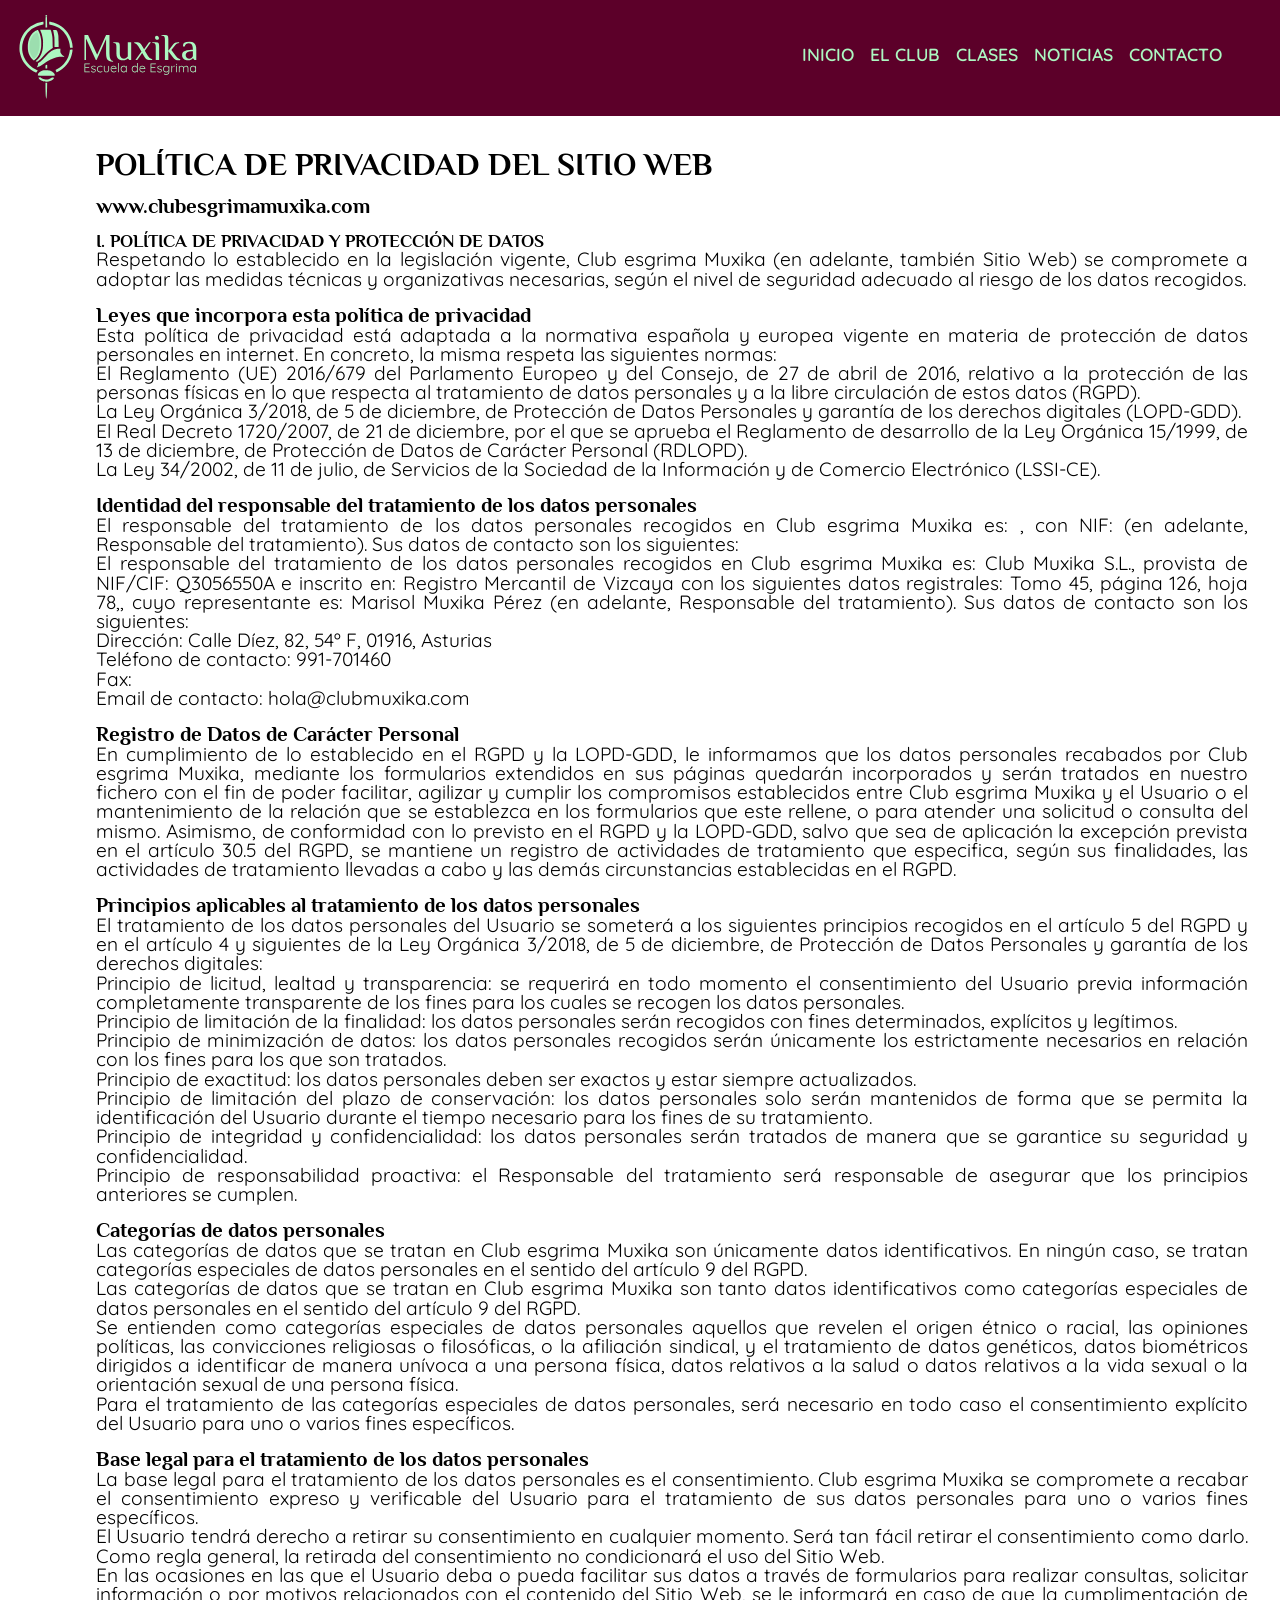
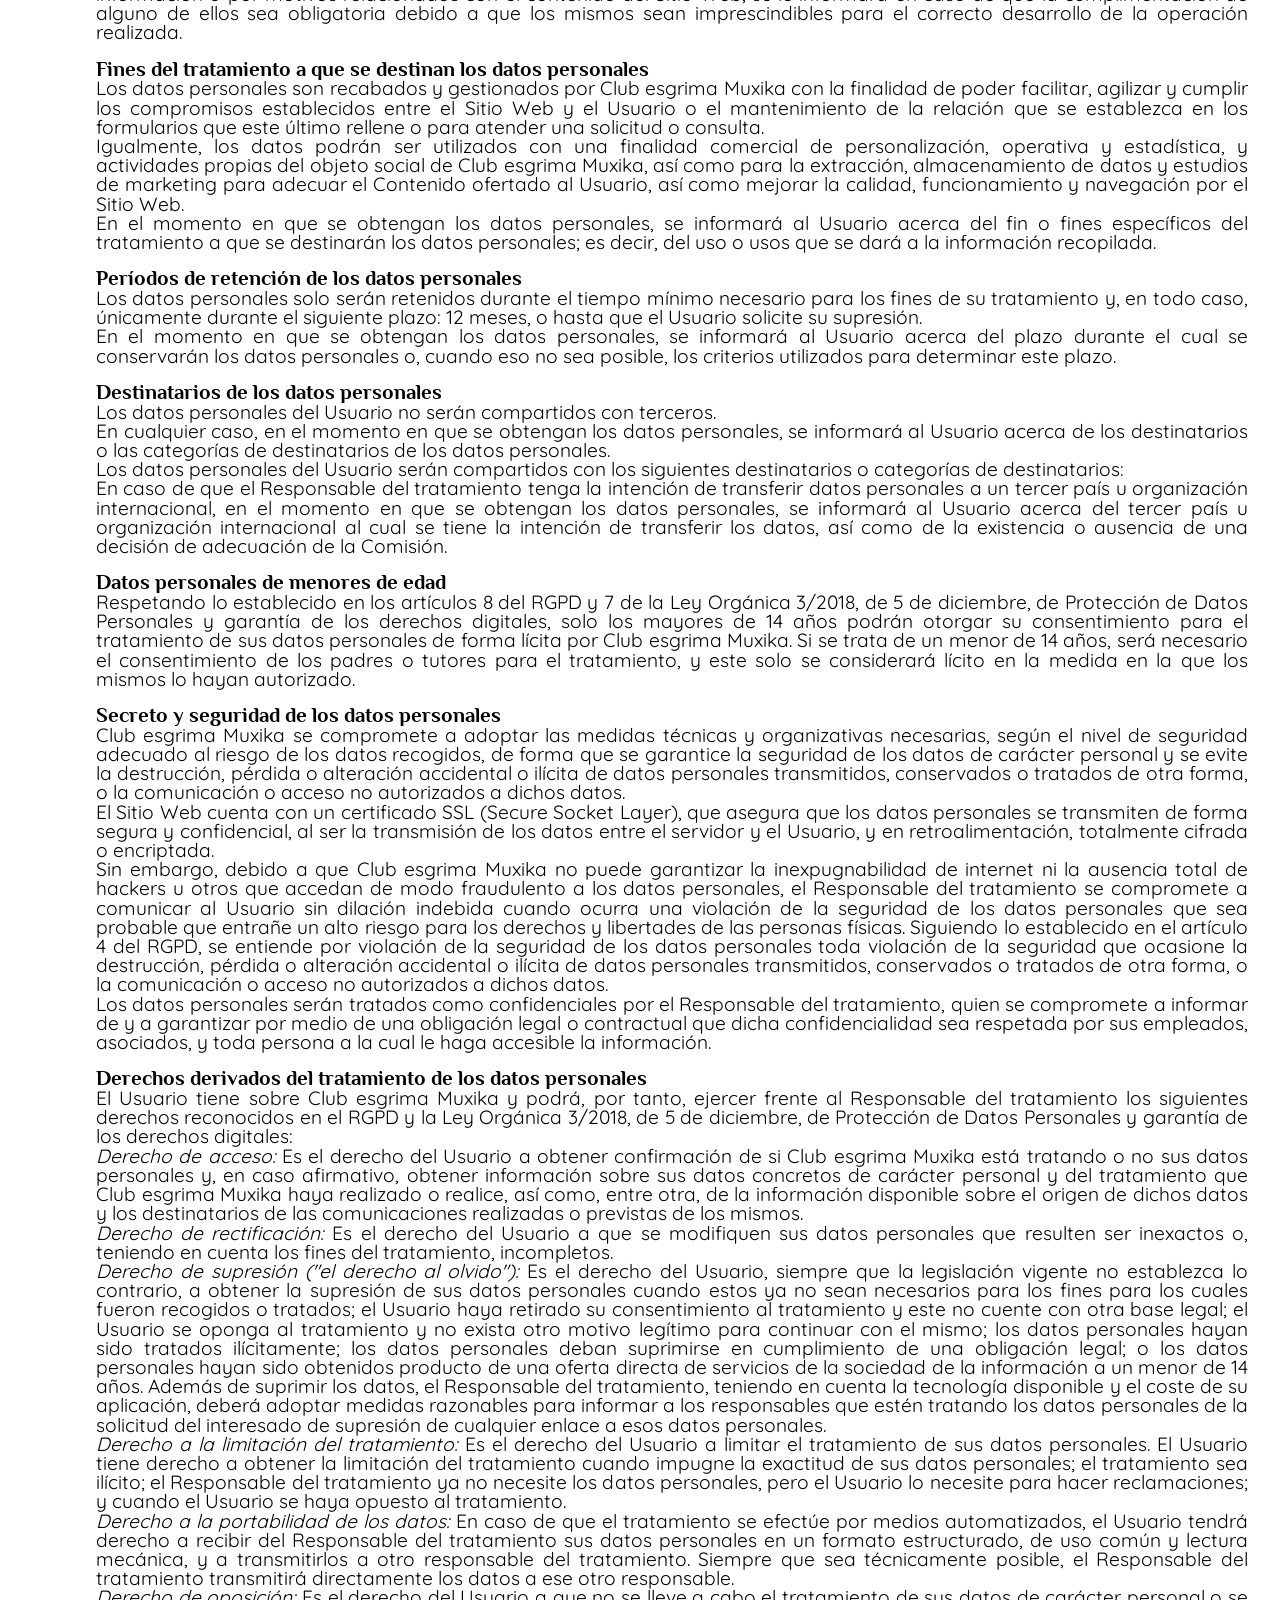
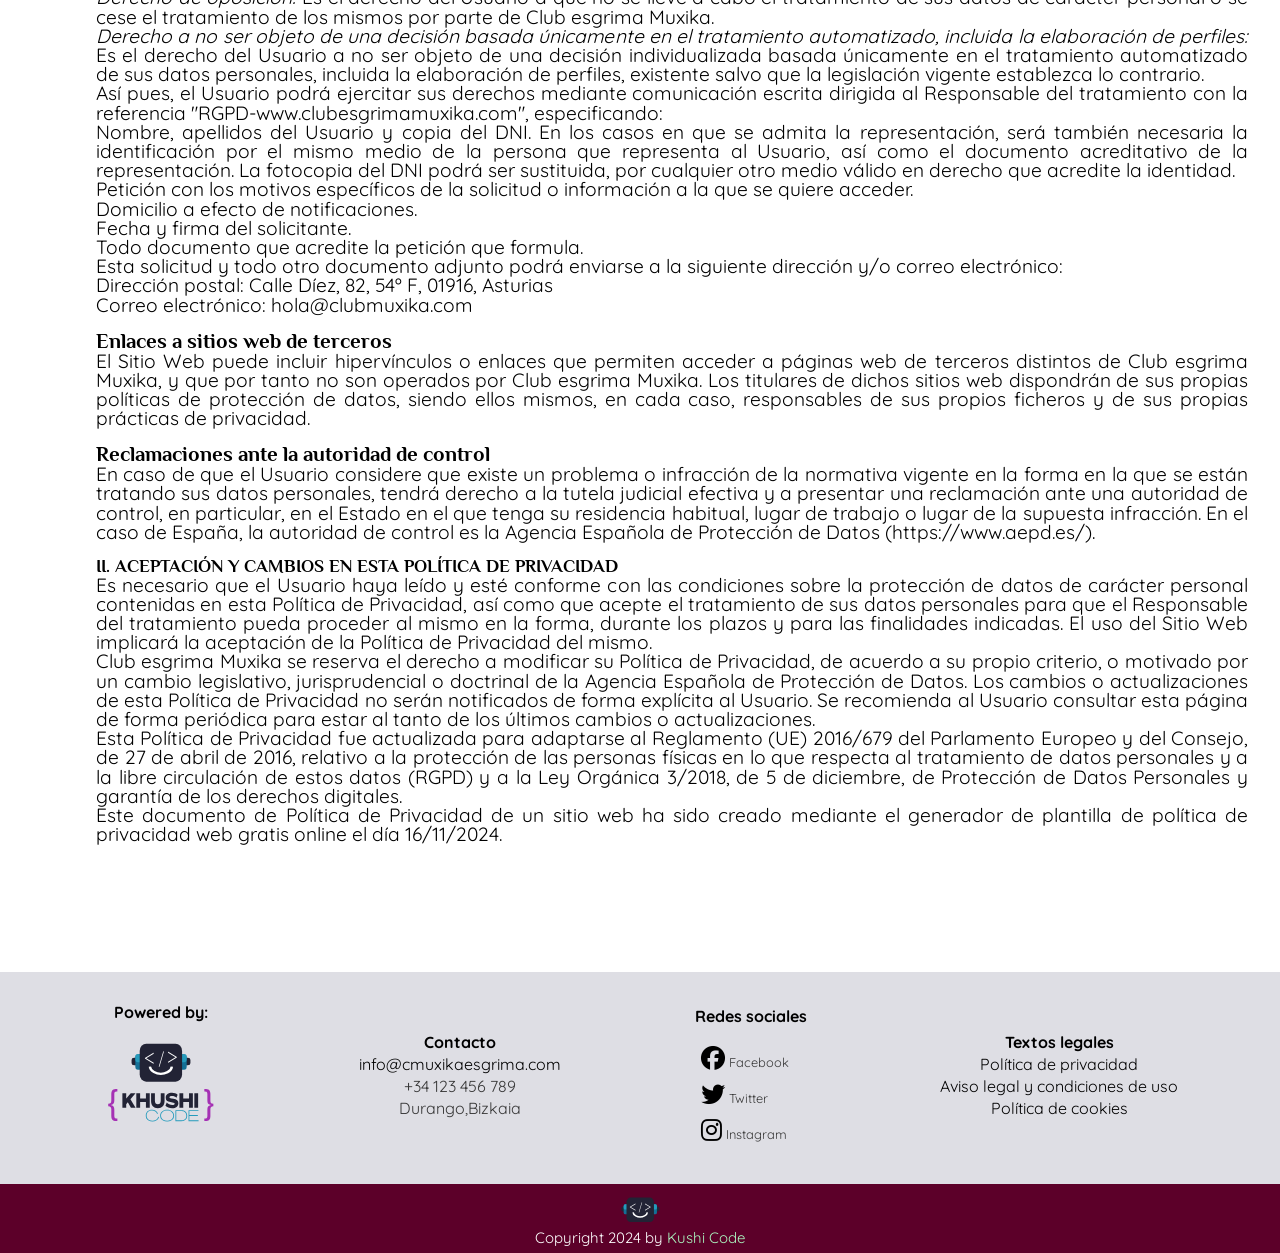
<file: rgpd.html>
<!DOCTYPE html>
<html lang="en">
  <head>
    <meta charset="UTF-8" />
    <meta name="viewport" content="width=device-width, initial-scale=1.0" />
    <title>RGPD</title>
    <link rel="stylesheet" href="./styles/style.css" />
    <link rel="stylesheet" href="https://cdnjs.cloudflare.com/ajax/libs/font-awesome/6.6.0/css/all.min.css" />
    <link rel="stylesheet" href="https://cdnjs.cloudflare.com/ajax/libs/font-awesome/6.6.0/css/all.min.css" />
    <link rel="preconnect" href="https://fonts.googleapis.com">
    <link rel="preconnect" href="https://fonts.gstatic.com" crossorigin>
    <link href="https://fonts.googleapis.com/css2?family=Barlow:ital,wght@0,100;0,200;0,300;0,400;0,500;0,600;0,700;0,800;0,900;1,100;1,200;1,300;1,400;1,500;1,600;1,700;1,800;1,900&family=Chakra+Petch:ital,wght@0,300;0,400;0,500;0,600;0,700;1,300;1,400;1,500;1,600;1,700&family=Philosopher:ital,wght@0,400;0,700;1,400;1,700&family=Sixtyfour+Convergence&display=swap" rel="stylesheet">
    <link rel="preconnect" href="https://fonts.googleapis.com">
    <link rel="preconnect" href="https://fonts.gstatic.com" crossorigin>
    <link href="https://fonts.googleapis.com/css2?family=Barlow:ital,wght@0,100;0,200;0,300;0,400;0,500;0,600;0,700;0,800;0,900;1,100;1,200;1,300;1,400;1,500;1,600;1,700;1,800;1,900&family=Chakra+Petch:ital,wght@0,300;0,400;0,500;0,600;0,700;1,300;1,400;1,500;1,600;1,700&family=Philosopher:ital,wght@0,400;0,700;1,400;1,700&family=Quicksand:wght@300..700&family=Sixtyfour+Convergence&display=swap" rel="stylesheet">
<style>
     
  
     h2,h3,h4, ul, li{
        color: black;
            
        }

        main {
            width: 90%;
            margin-top: 1rem;
            text-align: justify;
            color: black;
        }

        main a{
            color: black;
        }
   h3{ color:black;}
   
</style> 
</head>

  <body>
    <header>
        <nav class="navigator">
            <img src="img/muxika-esgrima-completo.svg" alt="">
      
        <ul class="nav1">
            <li><a href="index.html">Inicio</a></li>
            <li><a href="about.html">El Club</a></li>
            <li><a href="clases.html">Clases</a></li>
            <li><a href="noticias.html">Noticias</a></li>
            <li><a href="contact.html">Contacto</a></li>
        </ul>
        </nav>
      </header>
      
      
      <!--CONTENIDO CENTRAL----------------------------------->
      <main>
    <div class="row">
      <div class="col-xl-10 mx-auto">
        <div class="paper">
          <header class="text-center">
            <h2 class="m-auto">POLÍTICA DE PRIVACIDAD DEL SITIO WEB</h2>
            <h4>
              <span class="blanc-space ng-binding"
                >www.clubesgrimamuxika.com</span
              >
            </h4>
          </header>
          <div>
            <h3>I. POLÍTICA DE PRIVACIDAD Y PROTECCIÓN DE DATOS</h3>
            <p>
              Respetando lo establecido en la legislación vigente,
              <span class="blanc-space ng-binding">Club esgrima Muxika</span>
              (en adelante, también Sitio Web) se compromete a adoptar las
              medidas técnicas y organizativas necesarias, según el nivel de
              seguridad adecuado al riesgo de los datos recogidos.
            </p>
            <h4>Leyes que incorpora esta política de privacidad</h4>
            <p>
              Esta política de privacidad está adaptada a la normativa española
              y europea vigente en materia de protección de datos personales en
              internet. En concreto, la misma respeta las siguientes normas:
            </p>
            <ul>
              <li>
                El Reglamento (UE) 2016/679 del Parlamento Europeo y del
                Consejo, de 27 de abril de 2016, relativo a la protección de las
                personas físicas en lo que respecta al tratamiento de datos
                personales y a la libre circulación de estos datos (RGPD).
              </li>
              <li>
                La Ley Orgánica 3/2018, de 5 de diciembre, de Protección de
                Datos Personales y garantía de los derechos digitales
                (LOPD-GDD).
              </li>
              <li>
                El Real Decreto 1720/2007, de 21 de diciembre, por el que se
                aprueba el Reglamento de desarrollo de la Ley Orgánica 15/1999,
                de 13 de diciembre, de Protección de Datos de Carácter Personal
                (RDLOPD).
              </li>
              <li>
                La Ley 34/2002, de 11 de julio, de Servicios de la Sociedad de
                la Información y de Comercio Electrónico (LSSI-CE).
              </li>
            </ul>
            <h4>
              Identidad del responsable del tratamiento de los datos personales
            </h4>
            <p ng-show="data.claseTitular == 'persona'" class="ng-hide">
              El responsable del tratamiento de los datos personales recogidos
              en
              <span class="blanc-space ng-binding">Club esgrima Muxika</span>
              es: <span class="blanc-space ng-binding"></span>, con NIF:
              <span class="blanc-space ng-binding"></span> (en adelante,
              Responsable del tratamiento). Sus datos de contacto son los
              siguientes:
            </p>
            <p ng-show="data.claseTitular == 'empresa'" class="">
              El responsable del tratamiento de los datos personales recogidos
              en
              <span class="blanc-space ng-binding">Club esgrima Muxika</span>
              es: <span class="blanc-space ng-binding">Club Muxika S.L.</span>,
              provista de NIF/CIF:
              <span class="blanc-space ng-binding">Q3056550A</span> e inscrito
              en:
              <span class="blanc-space ng-binding"
                >Registro Mercantil de Vizcaya</span
              >
              con los siguientes datos registrales:
              <span class="blanc-space ng-binding"
                >Tomo 45, página 126, hoja 78,</span
              >, cuyo representante es:
              <span class="blanc-space ng-binding">Marisol Muxika Pérez</span>
              (en adelante, Responsable del tratamiento). Sus datos de contacto
              son los siguientes:
            </p>
            <p>
              Dirección:
              <span class="blanc-space ng-binding"
                >Calle Díez, 82, 54º F, 01916, Asturias</span
              >
            </p>
            <p>
              Teléfono de contacto:
              <span class="blanc-space ng-binding">991-701460</span>
            </p>
            <p ng-show="faxTitular.length > 0" class="ng-hide">
              Fax: <span class="blanc-space ng-binding"></span>
            </p>
            <p>
              Email de contacto:
              <span class="blanc-space ng-binding">hola@clubmuxika.com</span>
            </p>
            <h4>Registro de Datos de Carácter Personal</h4>
            <p>
              En cumplimiento de lo establecido en el RGPD y la LOPD-GDD, le
              informamos que los datos personales recabados por
              <span class="blanc-space ng-binding">Club esgrima Muxika</span>,
              mediante los formularios extendidos en sus páginas quedarán
              incorporados y serán tratados en nuestro fichero con el fin de
              poder facilitar, agilizar y cumplir los compromisos establecidos
              entre
              <span class="blanc-space ng-binding">Club esgrima Muxika</span> y
              el Usuario o el mantenimiento de la relación que se establezca en
              los formularios que este rellene, o para atender una solicitud o
              consulta del mismo. Asimismo, de conformidad con lo previsto en el
              RGPD y la LOPD-GDD, salvo que sea de aplicación la excepción
              prevista en el artículo 30.5 del RGPD, se mantiene un registro de
              actividades de tratamiento que especifica, según sus finalidades,
              las actividades de tratamiento llevadas a cabo y las demás
              circunstancias establecidas en el RGPD.
            </p>
            <h4>
              Principios aplicables al tratamiento de los datos personales
            </h4>
            <p>
              El tratamiento de los datos personales del Usuario se someterá a
              los siguientes principios recogidos en el artículo 5 del RGPD y en
              el artículo 4 y siguientes de la Ley Orgánica 3/2018, de 5 de
              diciembre, de Protección de Datos Personales y garantía de los
              derechos digitales:
            </p>
            <ul>
              <li>
                Principio de licitud, lealtad y transparencia: se requerirá en
                todo momento el consentimiento del Usuario previa información
                completamente transparente de los fines para los cuales se
                recogen los datos personales.
              </li>
              <li>
                Principio de limitación de la finalidad: los datos personales
                serán recogidos con fines determinados, explícitos y legítimos.
              </li>
              <li>
                Principio de minimización de datos: los datos personales
                recogidos serán únicamente los estrictamente necesarios en
                relación con los fines para los que son tratados.
              </li>
              <li>
                Principio de exactitud: los datos personales deben ser exactos y
                estar siempre actualizados.
              </li>
              <li>
                Principio de limitación del plazo de conservación: los datos
                personales solo serán mantenidos de forma que se permita la
                identificación del Usuario durante el tiempo necesario para los
                fines de su tratamiento.
              </li>
              <li>
                Principio de integridad y confidencialidad: los datos personales
                serán tratados de manera que se garantice su seguridad y
                confidencialidad.
              </li>
              <li>
                Principio de responsabilidad proactiva: el Responsable del
                tratamiento será responsable de asegurar que los principios
                anteriores se cumplen.
              </li>
            </ul>
            <h4>Categorías de datos personales</h4>
            <p ng-show="data.datosPersonales == 'opcionA'">
              Las categorías de datos que se tratan en
              <span class="blanc-space ng-binding">Club esgrima Muxika</span>
              son únicamente datos identificativos. En ningún caso, se tratan
              categorías especiales de datos personales en el sentido del
              artículo 9 del RGPD.
            </p>
            <p ng-show="data.datosPersonales == 'opcionB'" class="ng-hide">
              Las categorías de datos que se tratan en
              <span class="blanc-space ng-binding">Club esgrima Muxika</span>
              son tanto datos identificativos como categorías especiales de
              datos personales en el sentido del artículo 9 del RGPD.
            </p>
            <p ng-show="data.datosPersonales == 'opcionB'" class="ng-hide">
              Se entienden como categorías especiales de datos personales
              aquellos que revelen el origen étnico o racial, las opiniones
              políticas, las convicciones religiosas o filosóficas, o la
              afiliación sindical, y el tratamiento de datos genéticos, datos
              biométricos dirigidos a identificar de manera unívoca a una
              persona física, datos relativos a la salud o datos relativos a la
              vida sexual o la orientación sexual de una persona física.
            </p>
            <p ng-show="data.datosPersonales == 'opcionB'" class="ng-hide">
              Para el tratamiento de las categorías especiales de datos
              personales, será necesario en todo caso el consentimiento
              explícito del Usuario para uno o varios fines específicos.
            </p>
            <h4>Base legal para el tratamiento de los datos personales</h4>
            <p>
              La base legal para el tratamiento de los datos personales es el
              consentimiento.
              <span class="blanc-space ng-binding">Club esgrima Muxika</span> se
              compromete a recabar el consentimiento expreso y verificable del
              Usuario para el tratamiento de sus datos personales para uno o
              varios fines específicos.
            </p>
            <p>
              El Usuario tendrá derecho a retirar su consentimiento en cualquier
              momento. Será tan fácil retirar el consentimiento como darlo. Como
              regla general, la retirada del consentimiento no condicionará el
              uso del Sitio Web.
            </p>
            <p>
              En las ocasiones en las que el Usuario deba o pueda facilitar sus
              datos a través de formularios para realizar consultas, solicitar
              información o por motivos relacionados con el contenido del Sitio
              Web, se le informará en caso de que la cumplimentación de alguno
              de ellos sea obligatoria debido a que los mismos sean
              imprescindibles para el correcto desarrollo de la operación
              realizada.
            </p>
            <h4>
              Fines del tratamiento a que se destinan los datos personales
            </h4>
            <p>
              Los datos personales son recabados y gestionados por
              <span class="blanc-space ng-binding">Club esgrima Muxika</span>
              con la finalidad de poder facilitar, agilizar y cumplir los
              compromisos establecidos entre el Sitio Web y el Usuario o el
              mantenimiento de la relación que se establezca en los formularios
              que este último rellene o para atender una solicitud o consulta.
            </p>
            <p>
              Igualmente, los datos podrán ser utilizados con una finalidad
              comercial de personalización, operativa y estadística, y
              actividades propias del objeto social de
              <span class="blanc-space ng-binding">Club esgrima Muxika</span>,
              así como para la extracción, almacenamiento de datos y estudios de
              marketing para adecuar el Contenido ofertado al Usuario, así como
              mejorar la calidad, funcionamiento y navegación por el Sitio Web.
            </p>
            <p>
              En el momento en que se obtengan los datos personales, se
              informará al Usuario acerca del fin o fines específicos del
              tratamiento a que se destinarán los datos personales; es decir,
              del uso o usos que se dará a la información recopilada.
            </p>
            <h4>Períodos de retención de los datos personales</h4>
            <p>
              Los datos personales solo serán retenidos durante el tiempo mínimo
              necesario para los fines de su tratamiento y, en todo caso,
              únicamente durante el siguiente plazo:
              <span class="blanc-space ng-binding">12 meses</span>, o hasta que
              el Usuario solicite su supresión.
            </p>
            <p>
              En el momento en que se obtengan los datos personales, se
              informará al Usuario acerca del plazo durante el cual se
              conservarán los datos personales o, cuando eso no sea posible, los
              criterios utilizados para determinar este plazo.
            </p>
            <h4>Destinatarios de los datos personales</h4>
            <p ng-show="data.datosCompartidos == 'No'" class="">
              Los datos personales del Usuario no serán compartidos con
              terceros.
            </p>
            <p ng-show="data.datosCompartidos == 'No'" class="">
              En cualquier caso, en el momento en que se obtengan los datos
              personales, se informará al Usuario acerca de los destinatarios o
              las categorías de destinatarios de los datos personales.
            </p>
            <p ng-show="data.datosCompartidos == 'Sí'" class="ng-hide">
              Los datos personales del Usuario serán compartidos con los
              siguientes destinatarios o categorías de destinatarios:
            </p>
            <pre
              ng-show="data.datosCompartidos == 'Sí'"
              class="ng-hide"
            ><span class="blanc-space"><p class="text-wrap ng-binding"></p></span></pre>
            <p ng-show="data.datosCompartidos == 'Sí'" class="ng-hide">
              En caso de que el Responsable del tratamiento tenga la intención
              de transferir datos personales a un tercer país u organización
              internacional, en el momento en que se obtengan los datos
              personales, se informará al Usuario acerca del tercer país u
              organización internacional al cual se tiene la intención de
              transferir los datos, así como de la existencia o ausencia de una
              decisión de adecuación de la Comisión.
            </p>
            <h4>Datos personales de menores de edad</h4>
            <p>
              Respetando lo establecido en los artículos 8 del RGPD y 7 de la
              Ley Orgánica 3/2018, de 5 de diciembre, de Protección de Datos
              Personales y garantía de los derechos digitales, solo los mayores
              de 14 años podrán otorgar su consentimiento para el tratamiento de
              sus datos personales de forma lícita por
              <span class="blanc-space ng-binding">Club esgrima Muxika</span>.
              Si se trata de un menor de 14 años, será necesario el
              consentimiento de los padres o tutores para el tratamiento, y este
              solo se considerará lícito en la medida en la que los mismos lo
              hayan autorizado.
            </p>
            <h4>Secreto y seguridad de los datos personales</h4>
            <p>
              <span class="blanc-space ng-binding">Club esgrima Muxika</span> se
              compromete a adoptar las medidas técnicas y organizativas
              necesarias, según el nivel de seguridad adecuado al riesgo de los
              datos recogidos, de forma que se garantice la seguridad de los
              datos de carácter personal y se evite la destrucción, pérdida o
              alteración accidental o ilícita de datos personales transmitidos,
              conservados o tratados de otra forma, o la comunicación o acceso
              no autorizados a dichos datos.
            </p>
            <p ng-show="hasSSL == 'Sí'" class="">
              El Sitio Web cuenta con un certificado SSL (Secure Socket Layer),
              que asegura que los datos personales se transmiten de forma segura
              y confidencial, al ser la transmisión de los datos entre el
              servidor y el Usuario, y en retroalimentación, totalmente cifrada
              o encriptada.
            </p>
            <p>
              Sin embargo, debido a que
              <span class="blanc-space ng-binding">Club esgrima Muxika</span> no
              puede garantizar la inexpugnabilidad de internet ni la ausencia
              total de hackers u otros que accedan de modo fraudulento a los
              datos personales, el Responsable del tratamiento se compromete a
              comunicar al Usuario sin dilación indebida cuando ocurra una
              violación de la seguridad de los datos personales que sea probable
              que entrañe un alto riesgo para los derechos y libertades de las
              personas físicas. Siguiendo lo establecido en el artículo 4 del
              RGPD, se entiende por violación de la seguridad de los datos
              personales toda violación de la seguridad que ocasione la
              destrucción, pérdida o alteración accidental o ilícita de datos
              personales transmitidos, conservados o tratados de otra forma, o
              la comunicación o acceso no autorizados a dichos datos.
            </p>
            <p>
              Los datos personales serán tratados como confidenciales por el
              Responsable del tratamiento, quien se compromete a informar de y a
              garantizar por medio de una obligación legal o contractual que
              dicha confidencialidad sea respetada por sus empleados, asociados,
              y toda persona a la cual le haga accesible la información.
            </p>
            <h4>Derechos derivados del tratamiento de los datos personales</h4>
            <p>
              El Usuario tiene sobre
              <span class="blanc-space ng-binding">Club esgrima Muxika</span> y
              podrá, por tanto, ejercer frente al Responsable del tratamiento
              los siguientes derechos reconocidos en el RGPD y la Ley Orgánica
              3/2018, de 5 de diciembre, de Protección de Datos Personales y
              garantía de los derechos digitales:
            </p>
            <ul>
              <li>
                <i>Derecho de acceso:</i> Es el derecho del Usuario a obtener
                confirmación de si
                <span class="blanc-space ng-binding">Club esgrima Muxika</span>
                está tratando o no sus datos personales y, en caso afirmativo,
                obtener información sobre sus datos concretos de carácter
                personal y del tratamiento que
                <span class="blanc-space ng-binding">Club esgrima Muxika</span>
                haya realizado o realice, así como, entre otra, de la
                información disponible sobre el origen de dichos datos y los
                destinatarios de las comunicaciones realizadas o previstas de
                los mismos.
              </li>
              <li>
                <i>Derecho de rectificación:</i> Es el derecho del Usuario a que
                se modifiquen sus datos personales que resulten ser inexactos o,
                teniendo en cuenta los fines del tratamiento, incompletos.
              </li>
              <li>
                <i>Derecho de supresión ("el derecho al olvido"):</i> Es el
                derecho del Usuario, siempre que la legislación vigente no
                establezca lo contrario, a obtener la supresión de sus datos
                personales cuando estos ya no sean necesarios para los fines
                para los cuales fueron recogidos o tratados; el Usuario haya
                retirado su consentimiento al tratamiento y este no cuente con
                otra base legal; el Usuario se oponga al tratamiento y no exista
                otro motivo legítimo para continuar con el mismo; los datos
                personales hayan sido tratados ilícitamente; los datos
                personales deban suprimirse en cumplimiento de una obligación
                legal; o los datos personales hayan sido obtenidos producto de
                una oferta directa de servicios de la sociedad de la información
                a un menor de 14 años. Además de suprimir los datos, el
                Responsable del tratamiento, teniendo en cuenta la tecnología
                disponible y el coste de su aplicación, deberá adoptar medidas
                razonables para informar a los responsables que estén tratando
                los datos personales de la solicitud del interesado de supresión
                de cualquier enlace a esos datos personales.
              </li>
              <li>
                <i>Derecho a la limitación del tratamiento:</i> Es el derecho
                del Usuario a limitar el tratamiento de sus datos personales. El
                Usuario tiene derecho a obtener la limitación del tratamiento
                cuando impugne la exactitud de sus datos personales; el
                tratamiento sea ilícito; el Responsable del tratamiento ya no
                necesite los datos personales, pero el Usuario lo necesite para
                hacer reclamaciones; y cuando el Usuario se haya opuesto al
                tratamiento.
              </li>
              <li>
                <i>Derecho a la portabilidad de los datos:</i> En caso de que el
                tratamiento se efectúe por medios automatizados, el Usuario
                tendrá derecho a recibir del Responsable del tratamiento sus
                datos personales en un formato estructurado, de uso común y
                lectura mecánica, y a transmitirlos a otro responsable del
                tratamiento. Siempre que sea técnicamente posible, el
                Responsable del tratamiento transmitirá directamente los datos a
                ese otro responsable.
              </li>
              <li>
                <i>Derecho de oposición:</i> Es el derecho del Usuario a que no
                se lleve a cabo el tratamiento de sus datos de carácter personal
                o se cese el tratamiento de los mismos por parte de
                <span class="blanc-space ng-binding">Club esgrima Muxika</span>.
              </li>
              <li>
                <i
                  >Derecho a no ser objeto de una decisión basada únicamente en
                  el tratamiento automatizado, incluida la elaboración de
                  perfiles:</i
                >
                Es el derecho del Usuario a no ser objeto de una decisión
                individualizada basada únicamente en el tratamiento automatizado
                de sus datos personales, incluida la elaboración de perfiles,
                existente salvo que la legislación vigente establezca lo
                contrario.
              </li>
            </ul>
            <p>
              Así pues, el Usuario podrá ejercitar sus derechos mediante
              comunicación escrita dirigida al Responsable del tratamiento con
              la referencia "RGPD-<span class="blanc-space ng-binding"
                >www.clubesgrimamuxika.com</span
              >", especificando:
            </p>
            <ul>
              <li>
                Nombre, apellidos del Usuario y copia del DNI. En los casos en
                que se admita la representación, será también necesaria la
                identificación por el mismo medio de la persona que representa
                al Usuario, así como el documento acreditativo de la
                representación. La fotocopia del DNI podrá ser sustituida, por
                cualquier otro medio válido en derecho que acredite la
                identidad.
              </li>
              <li>
                Petición con los motivos específicos de la solicitud o
                información a la que se quiere acceder.
              </li>
              <li>Domicilio a efecto de notificaciones.</li>
              <li>Fecha y firma del solicitante.</li>
              <li>Todo documento que acredite la petición que formula.</li>
            </ul>
            <p>
              Esta solicitud y todo otro documento adjunto podrá enviarse a la
              siguiente dirección y/o correo electrónico:
            </p>
            <p>
              Dirección postal:
              <span class="blanc-space ng-binding"
                >Calle Díez, 82, 54º F, 01916, Asturias</span
              >
            </p>
            <p>
              Correo electrónico:
              <span class="blanc-space ng-binding">hola@clubmuxika.com</span>
            </p>
            <h4>Enlaces a sitios web de terceros</h4>
            <p>
              El Sitio Web puede incluir hipervínculos o enlaces que permiten
              acceder a páginas web de terceros distintos de
              <span class="blanc-space ng-binding">Club esgrima Muxika</span>, y
              que por tanto no son operados por
              <span class="blanc-space ng-binding">Club esgrima Muxika</span>.
              Los titulares de dichos sitios web dispondrán de sus propias
              políticas de protección de datos, siendo ellos mismos, en cada
              caso, responsables de sus propios ficheros y de sus propias
              prácticas de privacidad.
            </p>
            <h4>Reclamaciones ante la autoridad de control</h4>
            <p>
              En caso de que el Usuario considere que existe un problema o
              infracción de la normativa vigente en la forma en la que se están
              tratando sus datos personales, tendrá derecho a la tutela judicial
              efectiva y a presentar una reclamación ante una autoridad de
              control, en particular, en el Estado en el que tenga su residencia
              habitual, lugar de trabajo o lugar de la supuesta infracción. En
              el caso de España, la autoridad de control es la Agencia Española
              de Protección de Datos (https://www.aepd.es/).
            </p>
            <h3>II. ACEPTACIÓN Y CAMBIOS EN ESTA POLÍTICA DE PRIVACIDAD</h3>
            <p>
              Es necesario que el Usuario haya leído y esté conforme con las
              condiciones sobre la protección de datos de carácter personal
              contenidas en esta Política de Privacidad, así como que acepte el
              tratamiento de sus datos personales para que el Responsable del
              tratamiento pueda proceder al mismo en la forma, durante los
              plazos y para las finalidades indicadas. El uso del Sitio Web
              implicará la aceptación de la Política de Privacidad del mismo.
            </p>
            <p>
              <span class="blanc-space ng-binding">Club esgrima Muxika</span> se
              reserva el derecho a modificar su Política de Privacidad, de
              acuerdo a su propio criterio, o motivado por un cambio
              legislativo, jurisprudencial o doctrinal de la Agencia Española de
              Protección de Datos. Los cambios o actualizaciones de esta
              Política de Privacidad no serán notificados de forma explícita al
              Usuario. Se recomienda al Usuario consultar esta página de forma
              periódica para estar al tanto de los últimos cambios o
              actualizaciones.
            </p>
            <p>
              Esta Política de Privacidad fue actualizada para adaptarse al
              Reglamento (UE) 2016/679 del Parlamento Europeo y del Consejo, de
              27 de abril de 2016, relativo a la protección de las personas
              físicas en lo que respecta al tratamiento de datos personales y a
              la libre circulación de estos datos (RGPD) y a la Ley Orgánica
              3/2018, de 5 de diciembre, de Protección de Datos Personales y
              garantía de los derechos digitales.
            </p>
            <p>
              Este documento de Política de Privacidad de un sitio web ha sido
              creado mediante el generador de
              <a
                class="text-body text-decoration-none"
                href="https://textos-legales.edgartamarit.com/"
                >plantilla de política de privacidad web gratis</a
              >
              online el día 16/11/2024.
            </p>
          </div>
        </div>
      </div>
    </div>
</main>

<!---- footer  section-->  
<footer>
   
  <div class="footer-content">

        <div class="footer-section">
          <h5>Powered by:</h5>
          <a href=""><img src="img/khushi-code-vectorizado-trayectos.svg" alt="" width="130px" /></a>
        </div>

       <div class="footer-section">
          <h5>Contacto</h5>
            <ul>
              <li><a href="">info@cmuxikaesgrima.com</a></li>
              <li>+34 123 456 789</li>
              <li>Durango,Bizkaia</li>
            </ul>
        </div>

        <div class="footer-section">
          <h5>Redes sociales</h5>
          <br/>
            <ul class="redessociales">
             <li><a href="https://www.facebook.com/" target="_blank"><i class="fa-brands fa-facebook"></i></a><span class="textoRedes"> Facebook</span></li>
             <li><a href="https://www.twitter.com/" target="_blank"><i class="fa-brands fa-twitter"></i></a><span class="textoRedes"> Twitter</span></li>
            <li><a href="https://www.instagram.com/" target="_blank"><i class="fa-brands fa-instagram"></i></a><span class="textoRedes"> Instagram</span></li>
            </ul>
        </div>

        <div class="footer-section"> 
          <h5>Textos legales</h5>
          <ul>
            <li><a href="rgpd.html">Política de privacidad</a></li>
            <li><a href="aviso-legal.html">Aviso legal y condiciones de uso</a></li>
            <li><a href="cookies.html">Política de cookies</a></li>
          </ul>
      </div> 

      </div>

</footer>
<!--FIN footer  section------->

<!--zona de copyright--------->

  <div class="footer-bottom">
    <a href=""><img src="img/khushi-code-imagotipo.svg" alt="logo kushi code" width="45px" /></a>
    <p>Copyright 2024 by <a href="">Kushi Code</a></p>
  </div>
<!---->

  </body>
</html>
</file>
<file: styles/style.css>
/* http://meyerweb.com/eric/tools/css/reset/ 
   v2.0 | 20110126
   License: none (public domain)
   -----------RESET-------
*/

html,
body,
div,
span,
applet,
object,
iframe,
h2,
h3,
h4,
h5,
h6,
p,
blockquote,
pre,
a,
abbr,
acronym,
address,
big,
cite,
code,
del,
dfn,
em,
img,
ins,
kbd,
q,
s,
samp,
small,
strike,
strong,
sub,
sup,
tt,
var,
b,
u,
i,
center,
dl,
dt,
dd,
ol,
ul,
li,
fieldset,
form,
label,
legend,
table,
caption,
tbody,
tfoot,
thead,
tr,
th,
td,
article,
aside,
canvas,
details,
embed,
figure,
figcaption,
footer,
header,
hgroup,
menu,
nav,
output,
ruby,
section,
summary,
time,
mark,
audio,
video {
  margin: 0;
  padding: 0;
  border: 0;
  font-size: 100%;
  vertical-align: baseline;
}
/* HTML5 display-role reset for older browsers */
article,
aside,
details,
figcaption,
figure,
footer,
header,
hgroup,
menu,
nav,
section {
  display: block;
}
body {
  line-height: 1;
}
ol,
ul {
  list-style: none;
}
blockquote,
q {
  quotes: none;
}
blockquote:before,
blockquote:after,
q:before,
q:after {
  content: "";
  content: none;
}
table {
  border-collapse: collapse;
  border-spacing: 0;
}

/* ------ESTILO ESPECÍFICO -----------------*/

/* ---- COLORES ---- */
/* CSS HEX */
:root {
  --bittersweet: #ff595eff;
  --tyrian-purple: #5c0029ff;
  --violet-jtc: #61304bff;
  --azul-claro: #94bfbeff;
  --celadon: #acf7c1ff;
  --backtrans: #acf7c13f;
}

/* --cambiar fuente:*/
h1 {
  color: var(--celadon); 
  font-family: "Philosopher", "Gill Sans MT", Calibri, "Trebuchet MS",
    sans-serif;
  font-size: 2.3rem;
  font-weight: bold;
  line-height: 0.3rem;
}

h2 {
  color: var(--celadon);
  font-family: "Philosopher", "Gill Sans MT", Calibri, "Trebuchet MS",
    sans-serif;
  padding-top: 1rem;
  font-size: 2rem;
  font-weight: bold;
}

h3 {
  color: var(--celadon);
  font-family: "Philosopher", "Gill Sans MT", Calibri, "Trebuchet MS",
    sans-serif;
  padding-top: 1rem;
  font-size: 1.1rem;
  font-weight: bold;
}

h4 {
  color: var(--celadon);
  font-family: "Philosopher", "Gill Sans MT", Calibri, "Trebuchet MS",
    sans-serif;
  padding-top: 1rem;
  font-size: 1.3rem;
}

a {
  color: var(--celadon);
  text-decoration: none;
}

a:hover {
  color: var(--azul-claro);
}

.button {
	background-color: var(--tyrian-purple); /* Green */
	border: none;
	border-radius: 0.5rem;
	color: var(--celadon);
  margin: 2rem;
	padding: 1rem 2rem;
	text-align: center;
	text-decoration: none;
	display: inline-block;
	font-size: 16px;
	font-weight:500;
	cursor: pointer;
	transition-duration: 0.1s;
 /* animation: float 6s ease-in-out infinite;*/
  }

  .button:hover{
	background-color: var(--celadon);
	color: var(--tyrian-purple);
  }

  .button-invertido {
    background-color: var(--celadon);
    color: var(--tyrian-purple);
    border: 0.1rem solid var(--celadon);
    border-radius: 0.5rem;
    padding: 1rem 2rem;
    margin: 2rem;
    text-align: center;
    text-decoration: none;
    display: inline-block;
    font-size: 1rem;
    font-weight: 500;
    cursor: pointer;
    transition-duration: 0.1s;
  }
  .button-invertido:hover {
    background-color: var(--tyrian-purple);
    color: var(--celadon);
  }     



  body {
  /*background-color: black;*/
  font-family: "Quicksand", "Gill Sans MT", Calibri, "Trebuchet MS", sans-serif;
  color: var(--celadon);
  font-size: 1.2rem;

}

/* ---- BARRA SUPERIOR DE NAVEGACIÓN ---- */

header {
  position: sticky;
  top: 0;
  z-index: 1;
}

.navigator input,
.nav1 {
  display: none;
}

.navigator label {
  position: absolute;
  top: 1rem;
  right: 1rem;
  font-size: 1.5rem;
  border: 1px solid;
  padding: 0.8rem;
  border-radius: 0.4rem;
}

.navigator input:checked  ~ ul{
  display: flex;
  flex-direction: column;
}

/* ---- FIN BARRA SUPERIOR DE NAVEGACIÓN ---- */

main {
  padding-left: 6rem;
  padding-right: 6rem;
  padding-bottom: 8rem;
}

section{
  padding: 1rem;
  margin: 2rem 0;
}

.contenedor{ 
	/*background-color: aquamarine;*/
	display: flex;
	padding-top: 3rem;
	
	gap: 2rem;
	flex-direction:column;
	/*background-color: rgba(0, 0, 0, 0.616);
	border-radius: 2rem;*/
}

.contenido1 {
  /*background-color: rgb(236, 220, 146);*/
  padding-left: 1rem;
  padding-right: 1rem;
  padding-top: 1rem;
  padding-bottom: 1rem;
}

.contenido2 {
  /*background-color: rgb(255, 154, 221);*/
  padding-left: 1rem;
  padding-right: 1rem;
  padding-top: 4rem;
  padding-bottom: 1rem;
}

.contenido3 {
  /*background-color: rgb(245, 149, 132);*/

  padding-left: 1rem;
  padding-right: 1rem;
  padding-top: 6rem;
  padding-bottom: 1rem;
 
}
/* Separador */

.separador{
    margin-top: 15rem;
    position: relative;
}

.separador::before{
    content: "";
    display: block;
    position: absolute;

    top: -12rem;
    left: 50%;
    transform: translateX(-50%); 


    width: 250px; 
    height: 200px; 

    background-image: url("../img/espadas-separador.svg");
    background-size: 250px 250px; 
    background-repeat: no-repeat;

    filter: invert(1) sepia(1) saturate(0) hue-rotate(0deg); 
  }

/*FOOTER*/

footer {
  background-color: #dedee4;
  color: rgb(56, 56, 56);
  font-size: 16px;
}

.footer-content{
   display: flex;
   justify-content: space-around;
   padding: 2rem;
   background-color: #dedee4;
   align-items: center;

   /*border-top: 1px solid#444;*/
}

.footer-section{
     text-align: center;
     
}

.footer-section a {
  color: black;
  text-decoration: none;
}

.footer-section a:hover {
  color: var(--tyrian-purple);
}



.footer-section h3{
    margin-bottom: 10px;
    font-size: 16px;
    
}

.footer-section h5{
  color: rgb(0, 0, 0);
  
}

.footer-section ul{
   list-style: none;
   padding: 0;
   color: rgb(56, 56, 56)
   
}

.footer-section ul li{
     margin: 6px;
     color: rgb(56, 56, 56)
    
    }

.footer { 
  position: absolute; 
  bottom: 0; 
  left: 0; 
 }

.footer-bottom {
   text-align: center;
   padding: 0.5rem;
    background-color: var(--tyrian-purple);
   color: white;
   font-size: 15px;
  }

.footer-bottom > p {
  text-align: center;
  margin: 0 auto;
  color: white;
}


.redessociales{
  font-size: 1.5rem;
  display: flex;
  flex-direction: column;
  text-align: left;
}

.textoRedes{
  font-size:0.8rem;
}

.titulo-clases {
  background: url(../img/clases/esgrima-clases-cabecera.jpg);
  background-size:   cover;
  background-position-y: 50%;
  height: 22rem;
  display: flex;
  justify-content: center;
  align-items: center;
}

.titulo-clases h1{
  color: var(--celadon);
  font-family: "Philosopher", "Gill Sans MT", Calibri, "Trebuchet MS", sans-serif;
  font-size: 5rem;
  font-weight: bold;
  text-transform: uppercase;
}

.titulo-noticias {
  background: url(../img/noticias/esgrima-cabecera-noticias.jpg);
  background-size:   cover;
  background-position-y: 50%;
  height: 22rem;
  display: flex;
  justify-content: center;
  align-items: center;

  background-color: rgba(180, 104, 187, 0.5);
  background-size: cover;
  background-position: center;
  background-blend-mode: screen;
}

.titulo-noticias h1{
  color: var(--tyrian-purple);
  font-family: "Philosopher", "Gill Sans MT", Calibri, "Trebuchet MS", sans-serif;
  font-size: 5rem;
  font-weight: bold;
  text-transform: uppercase;
}



@media only screen and (max-width: 840px) {
  
header {
    position: sticky;
    top: 0;
    flex-direction: column;
    align-items: center;
    justify-content: center;
    width: 100%;
    background-color: var(--tyrian-purple);
  }

  .navigator {
      display: flex;
      flex-direction: column;
      color: var(--celadon);
      line-height: 0.5;
      text-align: center;
  }

ul.nav1  {
  background-color: var(--violet-jtc);
}

.navigator img{
  height: 80px;
  align-self: flex-start;

}

.navigator li {
  margin: 1rem;
  font-size: 2rem;
  border: 1px solid;
  padding: 0;
}

.nav1 li a {
  display: block; 
  padding: 1rem; 
  text-decoration: none; 
  color: inherit; 
}

.nav1 li a:active, .nav1 li a:hover {
  background-color: var(--azul-claro);
  color: var(--violet-jtc);
}

.contenedor {
    display: flex;
    flex-direction: column;
    gap: 0rem;
}

.identidad {
    display: flex;
    gap: 0rem;
}

.footer-content{
display: grid;
grid-template-columns: 1fr 1fr; /*fr= fracción*/
}

.redessociales{
  text-align: center;
  
  
  }

}

@media only screen and (min-width:841px) {

/* ---- BARRA SUPERIOR DE NAVEGACIÓN ---- */

.navigator {
  background-color: var(--tyrian-purple);
  height: 6rem;
  display: flex;
  justify-content: space-between;
  align-items: center;
  padding: 10px;
}

.navigator img{
  width: 200px;
}

.navigator label{
  display: none;
}

.navigator input:checked  ~ ul{
  display: flex;
  flex-direction:row;
}

.nav1 {
  display: flex;
  flex-direction: row;
  gap: 1rem;
  color: var(--celadon);
  font-family: "Quicksand", "Gill Sans MT", Calibri, "Trebuchet MS", sans-serif;
  font-weight:600;
  font-size: 1.1rem;
  text-transform: uppercase;
  padding-right: 3rem;
}

.nav1 a {
  color: var(--celadon);
  text-decoration: none;
  padding-bottom: 0.5rem;
}

.nav1 a::after {
  display:block;
  content: '';
  border-bottom: solid 3px var(--azul-claro);  
  transform: scaleX(0);  
  margin-top: 3px;
  transition: transform 250ms ease-in-out;
}

.nav1 a:hover::after {
  transform: scaleX(1);
  transform-origin:  0% 50%;
}
/* ------------------------------------ */



}



@media screen and (max-width: 490px) {

  .footer-content{
    display: flex;
    flex-direction:column-reverse;
    gap: 1.5rem;
    }
    
    .redessociales{
      text-align: center;
      
      }


}
</file>
<file: styles/home.css>
.hero {
  background: url("../img/home/background.jpg");
  margin: 0 -6rem;
  padding: 15rem 0;
  background-color: rgba(202, 202, 202, 0.377);
  background-size: cover;
  background-position: center;
  background-blend-mode: overlay;
  background-repeat: no-repeat;
}

.hero-contenido {
  display: flex;
  flex-wrap: wrap;
  justify-content: center;
  align-items: center;
  animation-name: slide;
  animation-duration: 5s;
}

.hero-logo {
  padding: 8rem;
  position: relative;

}

.hero-logo img {
  width: 100%;
  position: absolute;
  top: 0px;
  left: 0;
}

.hero-info h2 {
  font-size: 3rem;
}
.subtitleContent {
  color: var(--celadon);
  font-family: "Quicksand", "Gill Sans MT", Calibri, "Trebuchet MS", sans-serif;
  line-height: 1rem;
  font-size: 1rem;
}

.cont-inicio-1 {
  padding-top: 4rem;
  background-color: white;
  min-height: 50rem;
  color: var(--bittersweet);
}
strong {
  color: var(--tyrian-purple);
}

p{
  text-align: justify;
}

/*BOTONES ANIMADOS*/

/*ANIMACIÓN buttonDescuento*/
  @keyframes float {
    10% {
      box-shadow: 0 5px 15px 0px rgba(0,0,0,0.6);
      transform: translatey(0px);
    }
    50% {
      box-shadow: 0 25px 15px 0px rgba(0,0,0,0.2);
      transform: translatey(-1rem);
    }
    100% {
      box-shadow: 0 5px 15px 0px rgba(0,0,0,0.6);
      transform: translatey(0px);
    }
  }

/*Animación buttonDescuento2--*/

        @keyframes float2 {
          10% {
            transform: translatey(0px);
          }
          50% {
            transform: translatey(-20px);
          }
          100% {
            transform: translatey(0px);
          }
        }
      
    .paraelboton{
      display: flex;
      justify-content: center;   
      animation: float2 5s ease-in-out infinite;
    }

    @keyframes slide-in {

      0% {
        transform: translateX(100rem);
      }
      30% {
        transform: translateX(0%);
      }
      70% {
        transform: translateX(0%);
      }
      100% {
        transform: translateX(-100rem);
      }

    }
  
    .buttonDescuento2 {
      background-color: var(--bittersweet); 
      border: none;
      border-radius: 0.5rem;
      color: white;
      padding: 1rem 1rem;
      text-align: center;
      text-decoration: none;
      font-size: 16px;
      font-weight:500;
      cursor: pointer;
      cursor: hand;
      transition-duration: 0.1s;
      animation: slide-in 11s ease-in-out infinite;
      width: 12rem;
  }

    .buttonDescuento2:hover{
    background-color: var(--celadon);
    color: var(--tyrian-purple);
    }

/*bienvenidos*/

.contenedor-p-img {
  width: 100%;
  display: flex;
  align-items: center;
  margin-bottom: 8rem;
  justify-content: space-evenly;
}

.cont-p-inicio {
  width: 30%;
  color: black;
}

.cont-img-bienvenida {
  width: 25%;
  height: auto;
  border-radius: 2rem;
}
/*CARDS*/

.h3-inicio-membresia {
  color: var(--tyrian-purple);
  font-size: 2.5rem;
  text-align: center;
  margin-bottom: 2rem;
}

.cards-container {
  display: flex;
  flex-direction: row;
  justify-content: space-evenly;
  flex-wrap: wrap;
  background-color: white;
  margin-bottom: 3rem;
  gap: 1rem;
}
.card {
  border: 1px solid #cccccc;
  border-radius: 2rem;
  width: 25%;
  padding: 1rem;
  text-align: center;
  background-color: #acf7c13f;
}

.card-2 {
  border: 1px solid #ddd;
  border-radius: 2rem;
  width: 25%;
  padding: 1rem;
  text-align: center;
  background-color: var(--tyrian-purple);
}

.card h3 {
  margin-top: 0.6px;
  font-size: 1.5em;
  color: var(--tyrian-purple);
}
.card-2 h3 {
  font-size: 1.5em;
  color: var(--celadon);
}

.card p {
  font-size: 1em;
  text-align: center;
  color: rgb(36, 36, 36);
}
.h3-about {
  text-justify: center;
}



.card ul {
  list-style-type: disc;
  padding-left: 0;
}
.card-2 ul {
  list-style-type: disc;
  padding-left: 0;
}

.card li {
  text-align: left;
  margin-left: 20px;
  color: black;
}

.card-2 li {
  text-align: left;
  margin-left: 20px;
  color: white;
}

/*opiniones*/
.contenedor-p-img-3 {
  width: 100%;
  display: flex;
  justify-content: space-between;
  align-items: center;
  margin-top: -1rem;
  margin-bottom: 2rem;
}
.h3-inicio-opiniones {
  color: var(--tyrian-purple);
  font-size: 2.5rem;
  text-align: center;
  margin-top: 12rem;
  margin-bottom: 2rem;
}

.texto-opiniones {
  display: flex;
  flex-direction: column;
  width: 55%;
  margin-right: 10rem;
  padding-top: 1rem;
  text-align: justify;
}
.cont-p-opiniones {
  text-align: start;
  color: black;
  text-align: justify;
}

.cont-img-inicio {
  width: 30%;
  height: 30%;
  border-radius: 2rem;
}
.h4-noticias {
  margin-bottom: 1rem;
  font-style: italic;
  font-size: 1.5rem;
}

/*noticias*/
.h3-inicio-noticias {
  color: var(--tyrian-purple);
  font-size: 2.5rem;
  text-align: center;
  margin-top: 8rem;
  margin-bottom: 3rem;
}

.noticias {
  width: 100%;
  margin: 0 auto;
  display: flex;
  justify-content: center;
  align-items: center;
  margin-bottom: -8rem;
}
.noticias-p-img {
  width: 93%;
  display: flex;
  align-items: center;
  margin-bottom: 5rem;
  justify-content: flex-start;
  background-color: #acf7c13f;
  border-radius: 2rem;
}
.noticias-texto {
  width: 40%;
  display: flex;
  flex-direction: column;
  justify-content: space-between;
  margin-left: 6rem;
}

.noticias-p-inicio {
  width: 90%;
  color: black;
  text-align: justify;
  margin-bottom: 2rem;
  margin-top: 1.5rem;
}

.noticias-img-inicio {
  width: 45%;
  height: auto;
  border-radius: 2rem;
}
.h4-noticias {
  color: var(--tyrian-purple);
}

.button-noticias {
  background-color: var(--celadon);
  color: var(--tyrian-purple);
  border-radius: 0.5rem;
  padding: 1rem 2rem;
  text-align: center;
  text-decoration: none;
  display: inline-block;
  font-size: 1rem;
  font-weight: 500;
  cursor: pointer;
  transition-duration: 0.1s;
  border: 0.15rem solid var(--tyrian-purple);
  z-index: 2;
}
.button-noticias:hover {
  background-color: var(--tyrian-purple);
  color: var(--celadon);
}

/*fondos*/
.ilustracion-soledad {
  position: relative;
}

.ilustracion-soledad::before {
  content: "";
  display: block;
  position: absolute;
  bottom: -15rem;
  left: rem;
  transform: translateX(-50%);
  width: 100%;
  height: 100%;
  background-image: url("../img/ilustraciones/ilustracion-esgrima-soledad.png");
  background-size: 24%;
  background-repeat: no-repeat;
  filter: opacity(25%);
}

.ilustracion-paca {
  position: relative;
}

.ilustracion-paca::before {
  content: "";
  display: block;
  position: absolute;
  bottom: -7rem;
  right: 1rem;
  transform: translateX(-50%);
  width: 100%;
  height: 100%;
  background-image: url("../img/ilustraciones/ilustracion-esgrima-paca..png");
  background-size: 70%;
  background-repeat: no-repeat;
  filter: opacity(20%);
}

.ilustracion-miguel {
  position: relative;
  z-index: 1;
}

.ilustracion-miguel::before {
  content: "";
  display: block;
  position: absolute;
  top: 11rem;
  left: 15rem;
  transform: translateX(-50%);
  width: 100%;
  height: 100%;
  background-image: url("../img/ilustraciones/ilustracion-esgrima-julian-y-miguel-.png");
  background-size: 61%;
  background-repeat: no-repeat;
  filter: opacity(20%);
}
@keyframes slide {
  from {
    filter: opacity(0%);
  }

  to {
    filter: opacity(100%);
  }
}

.contenedor {
  display: flex;
  flex-direction: row;
  gap: 0rem;
  padding-bottom: 10rem;
  justify-content: flex-start;
  padding-top: 10rem;
  animation-name: slide;
  animation-duration: 5s;
}


.popup {
  position: fixed;
  top: 50%;
  left: 50%;
  transform: translate(-50%, -50%);
  width: 16rem;
  background: rgb(184, 174, 174);
  box-shadow: 0 4px 8px rgba(0, 0, 0, 0.2);
  border-radius: 0.5rem;
  display: none; 
  padding: 1rem;
  padding-top: 2rem;
  z-index: 1000;
  font-size: 1.2rem;
}

.estiloPopup{
  padding-top: 3rem;
  line-height: 1.5rem;
  
}

.close-btn {
background: var(--tyrian-purple);
color: white;
border: none;
padding: 0.4rem 0.4rem;
float: right;
cursor: pointer;

}

.close-btn:hover {
background:var(--bittersweet);
}


@media only screen and (max-width: 530px) {

  .hero {
    margin-bottom: -15rem;
  }

  .hero-info{
    display: flex;
    flex-direction: column;
    justify-content: center;
    align-items: center;
  }

  .cont-p-inicio {
    width: 100%;
    text-align: justify;
  }
  .cont-img-bienvenida {
    width: 100%;
  }

  .card {
    width: 95%;
  }

  .card-2 {
    width: 95%;
  }


  .texto-opiniones {  
    margin-right: 0rem;

  }


}

.estiloPopup{
  color:black;
}



@media screen and (max-width: 841px) {
  body {
    background-image: none;
  }
  .hero {
 
    margin-bottom: -9rem;
  }


  .contenedor-p-img {
    display: flex;
    flex-direction: column;
    gap: 0rem;
    padding-bottom: 0rem;
  }

  .cont-inicio-1 {
    flex-direction: column;
    align-items: center;
    margin-top: 10rem;
  }

  .cont-img-bienvenida {
    width: 80%;
    padding-bottom: 1rem;
  }

  .cont-p-inicio {
    width: 90%;
    margin-bottom: 1rem;
    min-width: 250px;
  }
  .cards-container {
    width: 100%;
  }
  .card {
    width: 45%;
    min-width: 250px;
    font-size: 0.8rem;
  }

  .card-2 {
    width: 45%;
    min-width: 250px;
    font-size: 0.8rem;
  }

  .contenedor-p-img-3 {
    display: flex;
  }
  .texto-opiniones {
    width: 100%;
    text-align: justify;
    margin-right: -3.5rem;
  }

  .cont-img-inicio {
    width: 80%;
    margin-top: 1rem;
    margin-bottom: 5rem;
  }

  .contenedor-p-img-3 {
    flex-direction: column;
    align-items: center;
  }

  .h3-inicio-noticias {
    font-size: 2rem;
    margin-top: 5rem;
    margin-bottom: 2rem;
  }

  .noticias {
    flex-direction: column;
    margin-bottom: -10rem;
  }

  .noticias-texto {
    width: 100%;
    margin-left: 0;
    text-align: center;
  }

  .noticias-p-img {
    width: 100%;
    flex-direction: column;
    padding: 3rem;
  }

  .noticias-img-inicio {
    width: 100%;
    margin-top: 1rem;
  }
}
</file>
<file: styles/about.css>
/*ABOUT*/

.heroimg {
  background: url(../img/about/hero-about.jpeg) bottom/cover;
  height: 25rem;
  display: flex;
  justify-content: center;
  align-items: center;
}
main.main-about{
  margin: 0;
  padding: 0;
}

.titulo-about > h1 {
  font-size: 4.5rem;

}

strong{
  color: var(--tyrian-purple);
}
.invertido strong{
  color: var(--celadon);
}

h2, h3 {
  color:var(--tyrian-purple);
}

.contenedor-about-2 {
  background-color: white;
  min-height: 50rem;
  color: rgb(36, 36, 36);
  text-align: justify;
}

.h3-about {
  padding-top: 2rem;
  color: var(--tyrian-purple);
  font-size: 3rem;
  text-align: center;
  margin-bottom: 0.2rem;
}

.h3-about-alumnos {
  padding-top: 2rem;
  color: var(--tyrian-purple);
  font-size: 3rem;
  text-align: center;
  margin-bottom: 0.2rem;
}

.contenedor-p-img {
  width: 100%;
  display: flex;
  align-items: center;
  margin-bottom: 8rem;  
  justify-content: space-evenly;
}

.cont-texto {
  width: 35%;
  margin: 0;
}

.cont-img {
  width: 20%;
  height: auto;
  border-radius: 2rem;
}

.cont-q {
  display: flex;
  justify-content: center;
  margin-top: -4rem;
  padding: 2rem 0 2rem 0;
}

.quote {
  color: var(--tyrian-purple);
  font-size: 1.7rem;
}

.mision-vision {
  display: flex;
  align-items: center;
  justify-content: space-around;
  margin-top: 2.5rem;
  margin-bottom: 5rem;
  padding-bottom: 3rem;
  background-color: var(--backtrans);
  color: rgb(36, 36, 36);
  text-align: justify;
}

.mision {
  width: 35%;
}
.mision > h3 {
  align-items: center;
}
.vision {
  width: 35%;
}
.vision > h3 {
  align-items: center;
}

/*maestros*/

.contenido {
  width: 100%;
  display: flex;
  justify-content: space-evenly;
  align-items: center; 
  margin-bottom: 3rem;
  color: rgb(36, 36, 36);
  text-align: justify;
}

.contenido p {
  width: 30%; 
  margin: 0;
  margin-right: 20px; 
}

.contenido img {
  width: 22%; 
  height: auto;
  border-radius: 2rem;
  object-fit: cover; 
}
/*alumnos*/

.cards-container-alumnos {
  display: flex;
  flex-direction: row;
  justify-content: space-around;
  flex-wrap: wrap;
  margin: 5rem 0;
  width: 100%;
}
.card-alumnos {
  border: 1px solid #cccccc;
  border-radius: 2rem;
  width: 20%;
  padding: 1rem;
  text-align: center;
  background-color: var(--backtrans);
  box-sizing: border-box;
}

.card-alumnos-invertida{
  border: 1px solid #cccccc;
  border-radius: 2rem;
  width: 20%;
  padding: 1rem;
  text-align: center;
  background-color: var(--tyrian-purple);
  box-sizing: border-box;
}
.card-alumnos img {
  border-radius: 0.5rem;
  width: 100%;
  height: auto;
  box-shadow:var(--tyrian-purple);
}
.card-alumnos-invertida img {
  border-radius: 0.5rem;
  width: 100%;
  height: auto;
  box-shadow:var(--tyrian-purple);
}
.card-alumnos h3 {
  margin-top: 0.6px;
  font-size: 1.5em;
  color: var(--tyrian-purple);
}
.card-alumnos-invertida h3 {
  margin-top: 0.6px;
  font-size: 1.5em;
  color: var(--celadon);
}
.card-alumnos p {
  font-size: 1.1rem;
  text-align: center;
  color: rgb(36, 36, 36);
}
.card-alumnos-invertida p {
  font-size: 1.1rem;
  text-align: center;
  color: rgb(255, 255, 255);
}
.h3-about{
  text-justify: center;
  margin-bottom: 2rem;
}

/*boton*/
.cont-boton{
  display: flex;
  justify-content: center;
  margin-bottom: 3rem;
}

.cont-boton-ult{
  display: flex;
  justify-content: center;
  margin-top: -2rem;
  margin-bottom: 7rem;
}

  .button:hover{
	background-color: var(--celadon);
	color: var(--tyrian-purple);

  }

/*hover*/

.cont-img:hover {
  transition: 500ms;
  -webkit-filter: grayscale(50%); 
  filter: grayscale(50%);
  box-shadow: 3px 3px 3px var(--violet-jtc);
}

.contenido img:hover{
  transition: 500ms;
  -webkit-filter: grayscale(50%); 
  filter: grayscale(50%);
  box-shadow: 3px 3px 3px var(--violet-jtc);
}

.card:hover{
  box-shadow: 10px 10px 10px var(--violet-jtc);
}


/* Media Queries */
@media only screen and (min-width: 0px) and (max-width: 529px) {

  .titulo-about {
    max-width: 100%;
  }

  .titulo-about > h1 {
    font-size: 1.4rem; 
    margin-top: 8rem;
  }

  .heroimg {
    background-position: center;
  }

  .contenedor-p-img {
    flex-direction: column; 
    align-items: center;
  }

  .cont-texto {
    width: 90%;
    margin-bottom: 1rem;
  }

  .cont-img {
    width: 80%; 
  }

  .mision-vision {
    flex-direction: column; 
    align-items: center;
    padding-bottom: 2rem;
    text-align: justify;
  }

  .mision, .vision {
    width: 90%;
  }
  .vision > h3{
    margin-top: 1rem;
  }

  .contenido {
    flex-direction: column;
    align-items: center; 
  }

  .contenido p {
    width: 80%; 
    margin: 0 0 1rem 0; 
  }

  .contenido img {
    width: 70%;
    border-radius: 2rem;
    margin-bottom: 1rem;
  }

.h3-about-alumnos{
  margin-top: 4rem;
  margin-bottom: -1.5rem;
  font-size: 2.4rem;
}

  .cards-container {
    flex-direction: column; 
    align-items: center;
    margin-bottom: -1.5rem;
  }

  .card-alumnos {
    width: 90%;
    margin-bottom: 1.5rem;
  }

  .card-alumnos-invertida {
    width: 90%;
    margin-bottom: 1.5rem;
  }


  .cont-boton, .cont-boton-ult {
    margin-bottom: 2rem; 
  }
}
@media only screen and (min-width: 530px) and (max-width: 840px) {

  p{
  font-size: 1rem;
}
.cards-container{
  font-size: 1rem;
}

  .titulo-about {
    max-width: 100%;
  }

  .titulo-about > h1 {
    font-size: 2rem;
  }
  .h3-about {
    font-size: 2.4rem;
    text-align: center;
    margin-bottom: 1rem;
  }
  .heroimg {
    height: 15rem;
    background-position: center;
  }
  .quote {
    font-size: 1.5rem;
    text-align: center;
  }
  .cont-texto {
    width: 45%;
    margin: 0;
  }

  .cont-img {
    width: 35%;
  }

  .mision-vision {
    flex-direction: row;
    justify-content: space-around;
    padding-bottom: 2rem;
  }

  .mision,
  .vision {
    width: 40%;
  }
  .contenido p {
    width: 50%; 
    text-align: justify;
  }

  .contenido img {
    width: 30%; 
  }

.h3-about{
  margin-top: -2rem;
}
  .cards-container {
    flex-direction: row;
    flex-wrap: wrap;
    justify-content: space-evenly;
    width: 100%;
  }

  .card-alumnos {
    width: 40%;
    margin: 1rem;
  }
  .card-alumnos-invertida {
    width: 40%;
    margin: 1rem;
  }
}

@media screen and (max-width: 430px) {

  .titulo-about {
    max-width: 100%;
  }

  .titulo-about > h1 {
    font-size: 1.4rem; 
    margin-top: 8rem;
  }

  .heroimg { 
    height: 10rem;
    background-position: center;
  }

  .contenedor-p-img {
    flex-direction: column; 
    align-items: center;
  }

  .cont-texto {
    width: 90%;
    margin-bottom: 1rem;
  }

  .cont-img {
    width: 80%; 
  }

  .mision-vision {
    flex-direction: column; 
    align-items: center;
    padding-bottom: 2rem;
    text-align: justify;
  }

  .mision, .vision {
    width: 90%;
  }
  .vision > h3{
    margin-top: 1rem;
  }

  .contenido {
    flex-direction: column;
    align-items: center; 
  }

  .contenido p {
    width: 80%; 
    margin: 0 0 1rem 0; 
  }

  .contenido img {
    width: 70%;
    border-radius: 2rem;
    margin-bottom: 1rem;
  }

.h3-about-alumnos{
  margin-top: 4rem;
  margin-bottom: -1.5rem;
  font-size: 2.4rem;
}

  .cards-container {
    flex-direction: column; 
    align-items: center;
    margin-bottom: -1.5rem;
  }

  .card-alumnos {
    width: 80%;
    margin-bottom: 1.5rem;
  }

  .card-alumnos-invertida {
    width: 80%;
    margin-bottom: 1.5rem;
  }


  .cont-boton, .cont-boton-ult {
    margin-bottom: 2rem; 
  }
}
</file>
<file: styles/clases.css>
.cards-container-alumnos {
        display: flex;
        flex-direction: row;
        justify-content: space-around;
        flex-wrap: wrap;
        margin: 5rem 0;
        width: 100%;
      }

      .card-alumnos {
        border: 1px solid #cccccc;
        border-radius: 2rem;
        max-width: 30rem;
        min-width: 20rem;
        width: 18%;
        padding: 1rem;
        text-align: center;
        background-color: var(--backtrans);
        box-sizing: border-box;
        display: flex;
        flex-direction: column;
        justify-content: space-around;
        margin-bottom: 1rem;
      }
      
      .card-alumnos img {
        border-radius: 0.5rem;
        width: 100%;
        box-shadow:var(--tyrian-purple);
      }

      .card-alumnos h3 {
        margin-top: 0.6px;
        font-size: 1.5em;
        color: var(--tyrian-purple);
      }

      .card-alumnos-invertida h3 {
        margin-top: 0.6px;
        font-size: 1.5em;
        color: var(--celadon);
      }

      .card-alumnos p {
        font-size: 1.1rem;
        text-align: center;
        color: rgb(36, 36, 36);
      }
      .card-alumnos-invertida p {
        font-size: 1.1rem;
        text-align: center;
        color: rgb(255, 255, 255);
      }



       @media only screen and (max-width: 530px) {
        main {
          margin: 2rem;
          padding: 0;
        }
        .cards-container-alumnos {
          display: flex;
          flex-direction: row;
          justify-content: space-around;
          flex-wrap: wrap;
   
          width: 100%;
        }
  
        .card-alumnos {
          border: 1px solid #cccccc;
          border-radius: 2rem;
          width: 100%;
          padding: 1rem;
          text-align: center;
          background-color: var(--backtrans);
          box-sizing: border-box;
          display: flex;
          flex-direction: column;
          justify-content: space-around;
        }
      
      
      
      }
      
      @media screen and (max-width: 841px) {
        .cards-container-alumnos {
          display: flex;
          flex-direction: row;
          justify-content: space-around;
          flex-wrap: wrap;
          margin: 0 auto;
          width: 50%;
        }
  
      }
</file>
<file: styles/contact.css>
.titulo-contacto {
    background: url(../img/contacto/esgrima-01.jpeg);
    background-size:   cover;
    background-position-y: 10%;
    height: 22rem;
    display: flex;
    justify-content: center;
    align-items: center;
}

.titulo-contacto h1{
    font-size: 5rem;
    color: var(--tyrian-purple);
}

main {
padding: 0;

}

.container {
    display: flex;
    flex-direction: column;
    align-items: center;
}

.separador{
    margin-top: 10rem;
    position: relative;
}

.separador::before{
    content: "";
    display: block;
    position: absolute;

    top: -12rem;
    left: 50%;
    transform: translateX(-50%); /* Centrar horizontalmente */
  

    width: 250px; /* Ajusta el ancho */
    height: 200px; /* Ajusta el alto */

    background-image: url("../img/espadas-separador.svg");
    background-size: 250px 250px; /* Ajusta el tamaño deseado */
    background-repeat: no-repeat;

    filter: invert(1) sepia(1) saturate(0) hue-rotate(0deg);  /* Usa el https://angel-rs.github.io/css-color-filter-generator/ para cambiar los colores visualmente */
    
}

.ilustracion-marisa {
    position: relative;
}

.ilustracion-marisa::before{
    content: "";
    display: block;
    position: absolute;
    bottom: -9px;
    left: 728px;
    transform: translateX(-50%);
    width: 300px;
    height: 732px;
    background-image: url("../img/ilustraciones/ilustracion-esgrima-marisa..png");
    background-size: 300px 600px;
    background-repeat: no-repeat;
    filter: opacity(30%);

}

section.contacto {
   display: flex;
   justify-content: center;
   flex-wrap: wrap;
   width: 70%;
   gap: 3rem;
}

section.contacto .texto-interno {
    display: flex;
    flex-direction: column;
    justify-content: center;
    color: black;
    padding: 0 1.8rem;
    line-height: 2rem;
    width: 45%;
}

section.contacto img{
    max-width: 33rem;
    width: 45%;
    object-fit: cover;
    border-radius: 1.8rem;
}

section.contacto h2, 
section.contacto h3{
    color: var(--tyrian-purple);
    margin-bottom: .8rem;
}

.formulario {
    border-radius: 1.8rem;
   
    padding: 2rem;
    background-color: var(--violet-jtc);
    display: flex;
    flex-direction: column;

}

.formulario form {
    display: flex;
    flex-direction: column;
    margin: 1.5rem 0 0;
}

.formulario label {
    font-size: 1.5rem;
    color: var(--azul-claro);
}

.formulario input {
  font-size: 1.2rem;
  color: var(--bittersweet);
  padding: 1rem;
  margin: 1rem 0;
}

.formulario textarea {
    height: 150px; 
    padding: 1rem;
    font-size: 1.2rem;
    margin: 1rem 0;
    color: var(--bittersweet);
}

.button {
    margin: 2rem 0 0;
	background-color: var(--celadon); 
    border: 3px solid transparent;
	color: var(--tyrian-purple);
    font-size: 2rem;
}

.button:hover {
    margin: 2rem 0 0;
	border: 3px solid var(--celadon); 
    background-color: var(--tyrian-purple);
	color: var(--celadon); 
    font-size: 2rem;
}

/* -------------- FAQ ------------------*/
section.faq {
    width: 50%;
    background-color: var(--backtrans);
    border-radius: 2rem;
    padding: 3rem 1rem;
}


  section.faq h2 {
    text-align: center;
    margin-bottom: 2rem;
    font-size: 3rem;
    color: var(--tyrian-purple);
  }
  
  details {
    width: 80%;
    min-height: 5px;
    max-width: 700px;
    padding: 45px 70px 45px 45px;
    margin: 0 auto;
    position: relative;
    font-size: 22px;
    border: 1px solid rgba(0,0,0,.1);
    border-radius: 1rem;
    box-sizing: border-box;
    transition: all .3s;
    color: var(--tyrian-purple);
    background-color: var(--celadon);
  }
  
  details + details {
    margin-top: 2rem;
  }
  
  details[open] {
    min-height: 50px;
    background-color: #f6f7f8;
    box-shadow: 2px 2px 20px var(--violet-jtc);
  }
  
  details p {
    color: #454749;
    font-weight: 300;
  }
  
  summary {
    display: flex;
    justify-content: space-between;
    align-items: center;
    font-weight: 500;
    cursor: pointer;
    margin-bottom: 1rem;
  
  }
  
  summary:focus {
    outline: none;
  }

  details:hover {
    box-shadow: 0 0 0 0.1rem var(--violet-jtc);

  }
  
  summary:focus::after {
    content: "";
    height: 100%;
    width: 100%;
    display: block;
    position: absolute;
    top: 0;
    left: 0;
    box-shadow: 0 0 0 0.1rem var(--violet-jtc);
    border-radius: 1rem;
  }

  
  .control-icon {
    color: var(--violet-jtc);
    transition: .3s ease;
    pointer-events: none;
  }
  
  .control-icon-close {
    display: none;
  }
  
  details[open] .control-icon-close {
    display: initial;
    transition: 1s ease;
  }
  
  details[open] .control-icon-expand {
    display: none;
  }
  /* -----------------------------*/

.google-maps {
    width: 100%;
    height: 500px;
}
</file>
<file: styles/destino.css>
section {
       margin: 9rem 0;
}


  h2 {
          color: var(--tyrian-purple);
          font-family: "Philosopher", "Gill Sans MT", Calibri, "Trebuchet MS",
          sans-serif;
          padding-top: 1rem;
          font-size: 2.4rem;
          font-weight: bold;
         }
    
    h3 {
          color:rgb(59, 1, 59);
          font-family: "Philosopher", "Gill Sans MT", Calibri, "Trebuchet MS",
          sans-serif;
          padding-top: 1rem;
          font-size:1.9rem;
          font-weight: bold;
         }
    
    h4 {
          color:purple;
          font-family: "Philosopher", "Gill Sans MT", Calibri, "Trebuchet MS",
          sans-serif;
          padding-top: 1rem;
          font-size: 1.5rem;
         }
   
    p { 
          color: var(--tyrian-purple);
          padding-top: 1rem;
          line-height: 1.5em;
        }
  


    .container1 {
       width: 75%;
       margin: 9rem auto;
         display:flex;
          flex-wrap: nowrap;
          flex-direction:row-reverse;
          margin-bottom: 3rem;
          border-radius:2rem;
          box-sizing: content-box;
          background-color:white;
        padding: 3rem 1rem;
          }
         
    .container1 img{
          width: 30%; 
          height: 25%;
          border-radius:2rem;
          float:left;
          margin: 50px;
          border: 3px solid var(--violet-jtc);
           }
    .container1 h2{
          justify-content: center;
          align-items: center;
          }

    .contenido1 {
          width: 40%; 
          border-radius: 2rem;
          }
     
   .container2 {
       width: 75%;
     margin: 9rem auto;
          display:flex;
          flex-wrap: nowrap;
          flex-direction:row;
          margin-bottom: 3rem;
          border-radius:2rem;
          box-sizing: content-box;
          background-color:var(--backtrans);
         padding: 3rem 1rem;
         
           }
   .container2 img {
          width: 30%; 
          height: 25%;
          border-radius: 2rem;
          margin: 50px; 
          float: right;
          border: 3px solid white;
          } 
   .container2 h2{
          justify-content: center;
          align-items: center;
               }
   .contenido2 {
          width: 40%; 
          height: auto;
          border-radius: 2rem;
         
           }  
   
   .container3 {
       width: 75%;
      margin: 9rem auto;
          display:flex;
          flex-wrap: nowrap;
          flex-direction:row-reverse;
          margin-bottom: 3rem;
          border-radius: 2rem;
          box-sizing: content-box;
          background-color:white;
          padding: 3rem 1rem;
         
          }
 
   .container3 img {
          width: 30%; 
          height: 25%;
          border-radius: 2rem;
          margin: 40px;
          float: left; 
          border: 3px solid var(--backtrans);
           } 
    .container3 h2{
          justify-content: center;
          align-items: center;
          }
      
   .contenido3 {
          width: 40%; 
          height: auto;
          border-radius: 2rem;
           } 
   .container4 {
       width: 75%;
    margin: 9rem auto;
          display: flex;
          flex-wrap: nowrap;
          flex-direction: row;
          margin-bottom: 3rem;
          border-radius: 2rem;
          box-sizing: content-box;
          background-color: var(--backtrans);
        padding: 3rem 1rem;
       
           }
   .container4 img {
          width: 30%; 
          height: 25%;
         border-radius: 2rem;
          margin: 50px; 
          float:right;
          border: 3px solid var(--tyrian-purple);
          }
    .container4 h2{
          justify-content: center;
          align-items: center;
          }
    .contenido4 {
          width: 40%; 
          height: auto;
          border-radius: 2rem;
          }  
     
   .container5 {
       width: 75%;
  margin: 9rem auto;
          display: flex;
          flex-wrap: nowrap;
          flex-direction: row-reverse;
          margin-bottom: 3rem;
          border-radius: 2rem;
          box-sizing: content-box;
          background-color:white;
         padding: 3rem 1rem;
          }
           
   .container5 img{
          width: 30%; 
          height: 25%;
          border-radius:2rem;
          margin: 50px;
          float: left;
          border: 3px solid var(--backtrans);
           } 

   .container5 h2 {
          justify-content: center;
          align-items: center;
               }
   .contenido5 {
          width: 40%; 
          height: auto;
          border-radius: 2rem;
          }
   .separador{
          margin-top: 10rem;
          position: relative;
          }
      
   .separador::before{
          content: "";
          display: block;
          position: absolute;
      
          top: -12rem;
          left: 50%;
          transform: translateX(-50%); /* Centrar horizontalmente */
        
      
          width: 250px; /* Ajusta el ancho */
          height: 200px; /* Ajusta el alto */
      
          background-image: url("../img/espadas-separador.svg");
          background-size: 250px 250px; /* Ajusta el tamaño deseado */
          background-repeat: no-repeat;
      
          filter: invert(1) sepia(1) saturate(0) hue-rotate(0deg);}
</file>
